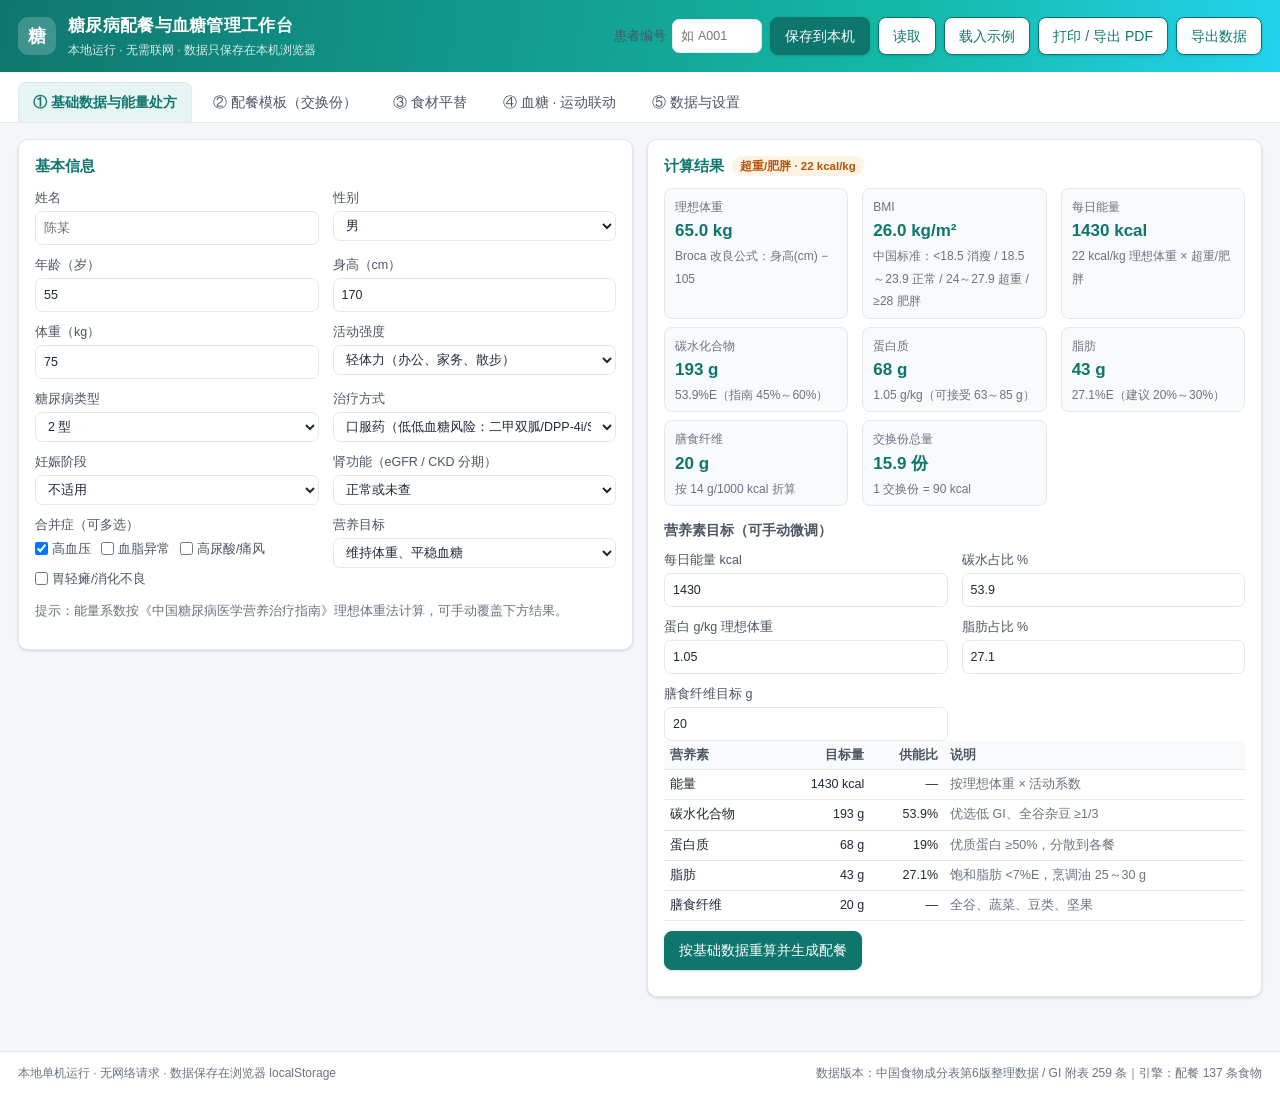
<file: index.html>
<!--
  糖尿病配餐与血糖管理工作台（单文件版）
  由 tools/build_single.py 自动生成，请勿直接修改本文件；
  如需修改请编辑 app/ 目录下的源文件后重新打包。
  数据来源：《中国食物成分表（标准版 第6版）》整理数据 + 食物血糖生成指数（GI）附表。
  本工具为营养师配餐与患者教育辅助工具，不构成诊疗意见。
-->
<!DOCTYPE html>
<html lang="zh-CN">
<head>
<meta charset="utf-8">
<meta name="viewport" content="width=device-width, initial-scale=1">
<title>糖尿病配餐与血糖管理工作台（本地版）</title>
<style>
/* ================================================================
   糖尿病配餐与血糖管理工作台 —— 样式
   纯 CSS，无外部依赖，适配打印（A4）
   ================================================================ */
:root {
  --bg: #f4f6f9;
  --panel: #ffffff;
  --ink: #1f2937;
  --ink-2: #4b5563;
  --ink-3: #6b7280;
  --line: #e3e8ef;
  --brand: #0f766e;
  --brand-2: #14b8a6;
  --brand-soft: #e6f5f3;
  --ok: #15803d;
  --ok-soft: #e8f7ee;
  --warn: #b45309;
  --warn-soft: #fdf3e3;
  --danger: #b91c1c;
  --danger-soft: #fdecec;
  --info: #1d4ed8;
  --info-soft: #eaeffd;
  --radius: 10px;
  --shadow: 0 1px 2px rgba(16, 24, 40, .06), 0 1px 3px rgba(16, 24, 40, .1);
}

* { box-sizing: border-box; }

body {
  margin: 0;
  font: 14px/1.6 "Microsoft YaHei", "PingFang SC", "Hiragino Sans GB", "Source Han Sans SC", sans-serif;
  color: var(--ink);
  background: var(--bg);
}

/* ---------------- 顶栏 ---------------- */
.topbar {
  display: flex; flex-wrap: wrap; gap: 12px; align-items: center; justify-content: space-between;
  padding: 12px 18px; background: linear-gradient(100deg, #0f766e, #14b8a6 70%, #22d3ee);
  color: #fff; box-shadow: var(--shadow);
}
.brand { display: flex; gap: 12px; align-items: center; }
.logo {
  width: 38px; height: 38px; border-radius: 10px; display: grid; place-items: center;
  background: rgba(255, 255, 255, .2); font-weight: 700; font-size: 18px;
}
.topbar h1 { margin: 0; font-size: 17px; font-weight: 700; letter-spacing: .3px; }
.topbar .sub { margin: 2px 0 0; font-size: 12px; opacity: .85; }
.topbar-actions { display: flex; flex-wrap: wrap; gap: 8px; align-items: center; }

/* ---------------- 选项卡 ---------------- */
.tabs {
  display: flex; flex-wrap: wrap; gap: 6px; padding: 10px 18px 0; background: var(--panel);
  border-bottom: 1px solid var(--line); position: sticky; top: 0; z-index: 20;
}
.tab {
  border: 1px solid transparent; border-bottom: none; background: transparent; cursor: pointer;
  padding: 8px 14px; border-radius: 8px 8px 0 0; font: inherit; color: var(--ink-2);
}
.tab:hover { background: var(--brand-soft); color: var(--brand); }
.tab.active { background: var(--brand-soft); color: var(--brand); font-weight: 700; border-color: var(--line); }

main { padding: 16px 18px 40px; max-width: 1500px; margin: 0 auto; }
.tabpane { display: none; }
.tabpane.active { display: block; }

/* ---------------- 卡片 ---------------- */
.card {
  background: var(--panel); border: 1px solid var(--line); border-radius: var(--radius);
  padding: 14px 16px; margin-bottom: 14px; box-shadow: var(--shadow);
}
.card h2 { margin: 0 0 10px; font-size: 15px; color: var(--brand); display: flex; align-items: center; gap: 8px; }
.card h3 { margin: 14px 0 8px; font-size: 13.5px; color: var(--ink-2); }
.grid2 { display: grid; grid-template-columns: repeat(auto-fit, minmax(420px, 1fr)); gap: 14px; align-items: start; }
.row { display: flex; gap: 10px; align-items: center; margin-top: 10px; }
.row.wrap { flex-wrap: wrap; }
.hint { color: var(--ink-3); font-size: 12.5px; line-height: 1.7; }

/* ---------------- 表单 ---------------- */
.form-grid { display: grid; grid-template-columns: repeat(auto-fit, minmax(210px, 1fr)); gap: 10px 14px; }
label { font-size: 12.5px; color: var(--ink-2); display: block; }
label.inline { display: inline-flex; align-items: center; gap: 6px; }
input[type="text"], input[type="number"], input[type="datetime-local"], select, textarea {
  width: 100%; padding: 6px 8px; margin-top: 3px; border: 1px solid var(--line);
  border-radius: 7px; font: inherit; color: var(--ink); background: #fff;
}
label.inline input, label.inline select { width: auto; margin-top: 0; }
textarea { font-family: Consolas, "Courier New", monospace; font-size: 12.5px; }
input:focus, select:focus, textarea:focus { outline: 2px solid var(--brand-2); outline-offset: 0; border-color: var(--brand-2); }
.checks { display: flex; flex-wrap: wrap; gap: 10px; margin-top: 4px; }
.chk { display: inline-flex; align-items: center; gap: 4px; font-size: 12.5px; }
.chk input { width: auto; margin: 0; }

/* ---------------- 按钮 ---------------- */
.btn {
  border: 1px solid var(--brand); background: var(--brand); color: #fff; padding: 7px 14px;
  border-radius: 8px; cursor: pointer; font: inherit; box-shadow: var(--shadow);
}
.btn:hover { background: #0d635c; }
.btn.ghost { background: #fff; color: var(--brand); }
.btn.ghost:hover { background: var(--brand-soft); }
.btn.mini { padding: 3px 8px; font-size: 12px; border-radius: 6px; }
.btn.link { border: none; background: none; color: var(--info); padding: 0 4px; box-shadow: none; text-decoration: underline; }

/* ---------------- 表格 ---------------- */
.tbl { width: 100%; border-collapse: collapse; font-size: 13px; }
.tbl th, .tbl td { padding: 6px 8px; border-bottom: 1px solid var(--line); text-align: left; vertical-align: top; }
.tbl th { background: #f8fafc; color: var(--ink-2); font-weight: 600; font-size: 12.5px; position: sticky; top: 0; }
.tbl tbody tr:hover { background: #fafcfe; }
.tbl.compact th, .tbl.compact td { padding: 4px 6px; font-size: 12.5px; }
.tbl td.num, .tbl th.num { text-align: right; font-variant-numeric: tabular-nums; }
.tbl tr.sub td { background: #f8fafc; font-weight: 600; }
.tbl tr.total td { background: var(--brand-soft); font-weight: 700; }
.scroll-y { max-height: 420px; overflow: auto; border: 1px solid var(--line); border-radius: 8px; }
.scroll-x { overflow-x: auto; }

/* ---------------- 徽标 / 提示 ---------------- */
.badge {
  display: inline-block; padding: 1px 8px; border-radius: 20px; font-size: 11.5px; font-weight: 600;
  background: var(--brand-soft); color: var(--brand);
}
.badge.ok { background: var(--ok-soft); color: var(--ok); }
.badge.warn { background: var(--warn-soft); color: var(--warn); }
.badge.danger { background: var(--danger-soft); color: var(--danger); }
.badge.info { background: var(--info-soft); color: var(--info); }
.kv { display: grid; grid-template-columns: repeat(auto-fit, minmax(160px, 1fr)); gap: 8px 14px; }
.kv .item { background: #f8fafc; border: 1px solid var(--line); border-radius: 8px; padding: 6px 10px; }
.kv .item b { display: block; font-size: 17px; color: var(--brand); font-variant-numeric: tabular-nums; }
.kv .item span { font-size: 12px; color: var(--ink-3); }

.note { border-left: 3px solid var(--brand-2); background: #f7fdfc; padding: 8px 10px; border-radius: 6px; margin: 8px 0; font-size: 12.5px; }
.note.warn { border-color: #f59e0b; background: var(--warn-soft); }
.note.danger { border-color: #ef4444; background: var(--danger-soft); }
.note.ok { border-color: #22c55e; background: var(--ok-soft); }
.note ul { margin: 4px 0 0 18px; padding: 0; }
.note li { margin: 2px 0; }

/* ---------------- 进度条 ---------------- */
.bar { height: 9px; border-radius: 6px; background: #eef2f7; overflow: hidden; margin-top: 4px; }
.bar > i { display: block; height: 100%; background: var(--brand-2); }
.bar > i.over { background: #f59e0b; }
.bar > i.low { background: #60a5fa; }
.nutri-line { margin-bottom: 9px; }
.nutri-line .lab { display: flex; justify-content: space-between; font-size: 12.5px; color: var(--ink-2); }

/* ---------------- 时间轴 ---------------- */
.timeline { position: relative; padding-left: 8px; }
.tl-row { display: grid; grid-template-columns: 62px 96px 1fr; gap: 8px; align-items: start; padding: 5px 0; border-bottom: 1px dashed var(--line); }
.tl-time { font-variant-numeric: tabular-nums; font-weight: 600; color: var(--ink-2); }
.tl-kind { font-size: 11.5px; }
.tl-kind.meal { color: var(--brand); }
.tl-kind.snack { color: #0e7490; }
.tl-kind.exercise { color: #7c3aed; }
.tl-kind.monitor { color: var(--info); }
.tl-kind.carb { color: var(--danger); font-weight: 700; }
.tl-detail { font-size: 12px; color: var(--ink-3); }

/* ---------------- 换餐 / 候选列表 ---------------- */
.cand-list { display: grid; gap: 6px; max-height: 380px; overflow: auto; margin-top: 10px; }
.cand {
  display: grid; grid-template-columns: 1fr auto; gap: 8px; align-items: center;
  border: 1px solid var(--line); border-radius: 8px; padding: 6px 10px; background: #fff; cursor: pointer;
}
.cand:hover { border-color: var(--brand-2); background: var(--brand-soft); }
.cand .g { font-size: 12px; color: var(--ink-3); }
.cand .d { font-size: 12px; color: var(--ink-2); }

/* ---------------- 图表 ---------------- */
canvas { width: 100%; height: auto; border: 1px solid var(--line); border-radius: 8px; background: #fff; }

/* ---------------- 页脚 ---------------- */
.foot {
  display: flex; justify-content: space-between; flex-wrap: wrap; gap: 8px;
  padding: 12px 18px; color: var(--ink-3); font-size: 12px; border-top: 1px solid var(--line); background: var(--panel);
}

/* ---------------- 打印 ---------------- */
@media print {
  :root { --shadow: none; }
  body { background: #fff; font-size: 11.5px; }
  .topbar, .tabs, .foot, .no-print, .btn { display: none !important; }
  main { padding: 0; max-width: none; }
  .tabpane { display: block !important; page-break-after: always; }
  .tabpane:last-child { page-break-after: auto; }
  .card { border: 1px solid #ccc; box-shadow: none; margin-bottom: 8px; padding: 8px 10px; page-break-inside: avoid; }
  .grid2 { grid-template-columns: 1fr; }
  .scroll-y { max-height: none; }
  a { color: inherit; text-decoration: none; }
}

</style>
</head>
<body>
<div id="jsErr" class="note danger" style="display:none;margin:12px 18px"></div>
<div id="selftest" class="card" style="display:none;margin:12px 18px"></div>

<header class="topbar">
  <div class="brand">
    <span class="logo">糖</span>
    <div>
      <h1>糖尿病配餐与血糖管理工作台</h1>
      <p class="sub">本地运行 · 无需联网 · 数据只保存在本机浏览器</p>
    </div>
  </div>
  <div class="topbar-actions">
    <label class="inline">患者编号
      <input id="ptId" type="text" placeholder="如 A001" style="width:90px">
    </label>
    <button id="btnSave" class="btn">保存到本机</button>
    <button id="btnLoad" class="btn ghost">读取</button>
    <button id="btnDemo" class="btn ghost">载入示例</button>
    <button id="btnPrint" class="btn ghost">打印 / 导出 PDF</button>
    <button id="btnExport" class="btn ghost">导出数据</button>
  </div>
</header>

<nav class="tabs" id="tabs">
  <button class="tab active" data-tab="tab-profile">① 基础数据与能量处方</button>
  <button class="tab" data-tab="tab-plan">② 配餐模板（交换份）</button>
  <button class="tab" data-tab="tab-swap">③ 食材平替</button>
  <button class="tab" data-tab="tab-glucose">④ 血糖 · 运动联动</button>
  <button class="tab" data-tab="tab-data">⑤ 数据与设置</button>
</nav>

<main>
<!-- ============ ① 基础数据 ============ -->
<section id="tab-profile" class="tabpane active">
  <div class="grid2">
    <div class="card">
      <h2>基本信息</h2>
      <div class="form-grid">
        <label>姓名 <input id="pName" type="text" placeholder="陈某"></label>
        <label>性别 <select id="pSex"><option value="male">男</option><option value="female">女</option></select></label>
        <label>年龄（岁） <input id="pAge" type="number" value="55" min="1" max="120"></label>
        <label>身高（cm） <input id="pHeight" type="number" value="170" min="100" max="220"></label>
        <label>体重（kg） <input id="pWeight" type="number" value="75" min="20" max="250" step="0.1"></label>
        <label>活动强度
          <select id="pActivity">
            <option value="bed">卧床 / 极少活动</option>
            <option value="light" selected>轻体力（办公、家务、散步）</option>
            <option value="moderate">中体力（销售、护理、规律运动）</option>
            <option value="heavy">重体力（搬运、农活、高强度训练）</option>
          </select>
        </label>
        <label>糖尿病类型
          <select id="pType">
            <option value="t2">2 型</option>
            <option value="t1">1 型</option>
            <option value="gest">妊娠期糖尿病</option>
            <option value="pre">糖尿病前期</option>
          </select>
        </label>
        <label>治疗方式
          <select id="pTreat">
            <option value="lifestyle">生活方式干预（无药）</option>
            <option value="oral_low">口服药（低低血糖风险：二甲双胍/DPP-4i/SGLT2i/GLP-1RA）</option>
            <option value="oral_high">口服药（含促泌剂：磺脲类/格列奈类）</option>
            <option value="basal">基础胰岛素</option>
            <option value="mdi">基础+餐时胰岛素（多次注射）</option>
            <option value="premix">预混胰岛素</option>
            <option value="pump">胰岛素泵</option>
          </select>
        </label>
        <label>妊娠阶段
          <select id="pGest">
            <option value="no">不适用</option>
            <option value="t1tri">孕早期（1–12 周）</option>
            <option value="t2tri">孕中期（13–27 周）</option>
            <option value="t3tri">孕晚期（≥28 周）</option>
            <option value="lact">哺乳期</option>
          </select>
        </label>
        <label>肾功能（eGFR / CKD 分期）
          <select id="pCkd">
            <option value="normal">正常或未查</option>
            <option value="ckd3">CKD 3 期（eGFR 30–59）</option>
            <option value="ckd45">CKD 4–5 期 / 透析</option>
          </select>
        </label>
        <label>合并症（可多选）
          <div class="checks">
            <label class="chk"><input type="checkbox" id="pComorbHtn" checked> 高血压</label>
            <label class="chk"><input type="checkbox" id="pComorbLip"> 血脂异常</label>
            <label class="chk"><input type="checkbox" id="pComorbGout"> 高尿酸/痛风</label>
            <label class="chk"><input type="checkbox" id="pComorbGp"> 胃轻瘫/消化不良</label>
          </div>
        </label>
        <label>营养目标
          <select id="pGoal">
            <option value="maintain" selected>维持体重、平稳血糖</option>
            <option value="lose">减重（-300～500 kcal）</option>
            <option value="gain">增重/纠正营养不良</option>
            <option value="muscle">老年防肌少症（保蛋白）</option>
          </select>
        </label>
      </div>
      <p class="hint">提示：能量系数按《中国糖尿病医学营养治疗指南》理想体重法计算，可手动覆盖下方结果。</p>
    </div>

    <div class="card">
      <h2>计算结果 <span class="badge" id="calcBadge"></span></h2>
      <div id="profileOut" class="kv"></div>
      <h3>营养素目标（可手动微调）</h3>
      <div class="form-grid">
        <label>每日能量 kcal <input id="mEnergy" type="number" step="10"></label>
        <label>碳水占比 % <input id="mChoPct" type="number" step="1" min="40" max="60"></label>
        <label>蛋白 g/kg 理想体重 <input id="mProPerKg" type="number" step="0.1" min="0.6" max="2"></label>
        <label>脂肪占比 % <input id="mFatPct" type="number" step="1" min="15" max="40"></label>
        <label>膳食纤维目标 g <input id="mFiber" type="number" step="1"></label>
      </div>
      <table class="tbl compact" id="macroTbl"></table>
      <div class="row">
        <button id="btnApplyMacro" class="btn">按基础数据重算并生成配餐</button>
      </div>
      <p class="hint" id="macroWarn"></p>
    </div>
  </div>
</section>

<!-- ============ ② 配餐模板 ============ -->
<section id="tab-plan" class="tabpane">
  <div class="card">
    <h2>餐次分配</h2>
    <div class="row wrap">
      <label class="inline">分配方案
        <select id="mealPreset">
          <option value="three">标准三餐（1/5 · 2/5 · 2/5）</option>
          <option value="three_snack" selected>三餐 + 2 次加餐（20 / 5 / 30 / 5 / 30 / 10）</option>
          <option value="six">少食多餐 6 餐（18 / 7 / 25 / 8 / 27 / 15）</option>
          <option value="gastroparesis">胃轻瘫/餐后高血糖（15 / 10 / 20 / 10 / 20 / 10 / 15）</option>
          <option value="custom">自定义</option>
        </select>
      </label>
      <label class="inline">主食（谷薯）分配策略
        <select id="carbStrategy">
          <option value="even" selected>三餐均分，加餐以蛋白/水果为主</option>
          <option value="front">早餐略多（防上午低血糖）</option>
          <option value="back">晚餐略少（防空腹高血糖）</option>
        </select>
      </label>
      <label class="inline">模板口味
        <select id="flavorPref">
          <option value="cn" selected>中式家常（默认）</option>
          <option value="simple">简易快手（少油少盐、10 分钟）</option>
          <option value="veg">素食为主</option>
          <option value="lowgi">低 GI 强化</option>
        </select>
      </label>
      <button id="btnGenPlan" class="btn">重新生成配餐模板</button>
    </div>
    <div id="mealPctBox" class="pct-box"></div>
  </div>

  <div class="card">
    <h2>一日配餐模板（交换份法）</h2>
    <div id="planWrap"></div>
  </div>

  <div class="grid2">
    <div class="card">
      <h2>全天营养合计 vs 目标</h2>
      <div id="dayNutri"></div>
    </div>
    <div class="card">
      <h2>血糖负荷（GL）与 GI 分布</h2>
      <div id="glycemicBox"></div>
      <p class="hint">GL = GI × 可利用碳水(g) / 100。全天 GL ≤ 80 较理想；单餐 GL ≤ 25 有利于餐后血糖平稳。</p>
    </div>
  </div>

  <div class="card">
    <h2>配餐基本要求自检</h2>
    <table class="tbl" id="checkTbl"></table>
  </div>
</section>

<!-- ============ ③ 平替 ============ -->
<section id="tab-swap" class="tabpane">
  <div class="grid2">
    <div class="card">
      <h2>食材平替</h2>
      <div class="form-grid">
        <label>要替换的食材
          <select id="swapFrom"></select>
        </label>
        <label>替换方式
          <select id="swapMode">
            <option value="carb">按碳水等价（推荐，餐后血糖最稳）</option>
            <option value="energy">按能量等价</option>
            <option value="protein">按蛋白质等价</option>
          </select>
        </label>
        <label>筛选条件
          <div class="checks">
            <label class="chk"><input type="checkbox" id="swapLowGI" checked> 仅显示 GI 不高于原食材</label>
            <label class="chk"><input type="checkbox" id="swapSameCat" checked> 仅同类食物交换份</label>
          </div>
        </label>
      </div>
      <div id="swapCandidates"></div>
    </div>
    <div class="card">
      <h2>替换对比</h2>
      <div id="swapCompare" class="hint">从左侧选择候选食材，即可看到等量替换后的营养素与 GL 变化。</div>
    </div>
  </div>
  <div class="card">
    <h2>食物成分与 GI 查询</h2>
    <div class="row wrap">
      <label class="inline">搜索 <input id="foodSearch" type="text" placeholder="如：米饭 / 燕麦 / 苹果"></label>
      <label class="inline">分类 <select id="foodCatFilter"></select></label>
      <label class="inline">排序
        <select id="foodSort">
          <option value="name">按名称</option>
          <option value="gi">按 GI 升序</option>
          <option value="gl">按 GL 升序</option>
          <option value="kcal">按能量升序</option>
        </select>
      </label>
    </div>
    <div class="scroll-y"><table class="tbl" id="foodTbl"></table></div>
  </div>
</section>

<!-- ============ ④ 血糖 · 运动 ============ -->
<section id="tab-glucose" class="tabpane">
  <div class="grid2">
    <div class="card">
      <h2>实时血糖录入</h2>
      <div class="form-grid">
        <label>测量时间 <input id="gTime" type="datetime-local"></label>
        <label>当前血糖 mmol/L <input id="gValue" type="number" step="0.1" placeholder="如 8.6"></label>
        <label>血糖仪趋势 / CGM 箭头
          <select id="gTrend">
            <option value="flat">→ 平稳（±0.5 mmol/L/15min）</option>
            <option value="up1">↗ 缓升</option>
            <option value="up2">↑ 上升</option>
            <option value="up3">↑↑ 快速上升（&gt;2.2/15min）</option>
            <option value="down1">↘ 缓降</option>
            <option value="down2">↓ 下降</option>
            <option value="down3">↓↓ 快速下降</option>
          </select>
        </label>
        <label>测量时段
          <select id="gPhase">
            <option value="premeal">餐前</option>
            <option value="post1">餐后 1 小时</option>
            <option value="post2" selected>餐后 2 小时</option>
            <option value="fasting">空腹 / 清晨</option>
            <option value="bed">睡前</option>
            <option value="night">夜间 0–3 点</option>
            <option value="exercise_pre">运动前</option>
            <option value="exercise_post">运动后</option>
          </select>
        </label>
        <label>距上一餐（分钟） <input id="gSinceMeal" type="number" step="5" placeholder="如 180"></label>
        <label>是否出现低血糖症状
          <select id="gSymptoms"><option value="no">无</option><option value="yes">心慌、出汗、手抖、饥饿、头晕</option><option value="severe">意识模糊 / 需他人帮助</option></select>
        </label>
        <label>下一步计划
          <select id="gNext">
            <option value="meal" selected>即将进餐</option>
            <option value="exercise">即将运动</option>
            <option value="sleep">准备睡觉</option>
            <option value="none">暂不安排</option>
          </select>
        </label>
        <label>计划运动强度
          <select id="gExIntensity">
            <option value="low">低强度（散步、家务）</option>
            <option value="mod" selected>中等强度（快走、骑车、太极、游泳）</option>
            <option value="high">较大强度（跑步、跳绳、球类、抗阻）</option>
            <option value="hiit">高强度间歇 / 大重量抗阻</option>
          </select>
        </label>
        <label>计划运动时长（分钟） <input id="gExMin" type="number" value="30" step="5"></label>
        <label>酮体情况
          <select id="gKetone">
            <option value="unknown">未测</option>
            <option value="neg">阴性</option>
            <option value="pos">阳性 / 尿酮 + 以上</option>
          </select>
        </label>
      </div>
      <div class="row">
        <button id="btnGlucose" class="btn">计算进餐与运动方案</button>
        <button id="btnGlucoseDemo" class="btn ghost">载入示例读数</button>
      </div>
    </div>

    <div class="card">
      <h2>即时建议 <span class="badge" id="gLevelBadge"></span></h2>
      <div id="gOut" class="hint">录入血糖后点击「计算进餐与运动方案」。</div>
    </div>
  </div>

  <div class="card">
    <h2>时间轴（进餐 · 加餐 · 运动 · 监测）</h2>
    <div id="timeline"></div>
  </div>

  <div class="card">
    <h2>调整后的当日配餐（随血糖自动改量改种类）</h2>
    <div id="adjustedPlan"></div>
  </div>

  <div class="grid2">
    <div class="card">
      <h2>连续血糖数据（CGM / 血糖仪记录）</h2>
      <p class="hint">支持两种录入：① 直接粘贴「时间,血糖」两列（逗号/制表符/空格分隔，可含表头）；② 选择 CGM 导出的 CSV 文件（雅培瞬感、硅基、三诺等导出格式均可尝试，程序会自动识别时间与血糖列）。</p>
      <textarea id="cgmText" rows="6" placeholder="2025-01-01 07:30, 7.2&#10;2025-01-01 08:00, 8.9&#10;..."></textarea>
      <div class="row wrap">
        <input type="file" id="cgmFile" accept=".csv,.txt">
        <button id="btnCgm" class="btn">分析连续血糖</button>
        <button id="btnCgmDemo" class="btn ghost">载入示例 CGM</button>
      </div>
      <div id="cgmOut"></div>
    </div>
    <div class="card">
      <h2>血糖曲线</h2>
      <canvas id="cgmChart" width="640" height="240"></canvas>
      <div class="hint">绿色区间 3.9–10.0 mmol/L（TIR）；红色虚线为低血糖 3.9、高血糖 10.0 与 13.9。</div>
    </div>
  </div>
</section>

<!-- ============ ⑤ 数据 ============ -->
<section id="tab-data" class="tabpane">
  <div class="grid2">
    <div class="card">
      <h2>食物库</h2>
      <p class="hint">食物库为本地数据，可导出为 JSON 用 Excel 修改后再导入，以适配你所在机构的《中国食物成分表》版本与常用食材。</p>
      <div class="row wrap">
        <button id="btnFoodExport" class="btn">导出食物库 JSON</button>
        <input type="file" id="foodImport" accept=".json">
        <button id="btnFoodReset" class="btn ghost">恢复默认食物库</button>
      </div>
      <table class="tbl compact" id="foodStatTbl"></table>
    </div>
    <div class="card">
      <h2>本机存档</h2>
      <div id="storeList"></div>
      <div class="row wrap">
        <button id="btnStoreRefresh" class="btn ghost">刷新列表</button>
      </div>
      <h3>导入 / 导出患者数据</h3>
      <textarea id="dataJson" rows="6" placeholder="导出的 JSON 会显示在这里，也可粘贴 JSON 后点击「导入数据」"></textarea>
      <div class="row"><button id="btnImport" class="btn">导入数据</button></div>
    </div>
  </div>
  <div class="card">
    <h2>规则阈值（可自行调整，默认值为指南常用值）</h2>
    <table class="tbl" id="ruleTbl"></table>
  </div>
  <div class="card">
    <h2>免责声明与数据来源</h2>
    <p class="hint">
      本工具用于营养师日常配餐计算与患者教育，属于辅助计算工具，不构成诊疗意见，不能替代医师处方与营养师面诊。
      血糖异常（尤其 &lt;3.0 或 &gt;13.9 mmol/L、酮体阳性、意识改变）请立即按机构流程处理并联系医生。
      食物成分数据参考《中国食物成分表》与公开发表的 GI 数据，请结合本机构版本核对后使用。
    </p>
  </div>
</section>
</main>

<footer class="foot">
  <span>本地单机运行 · 无网络请求 · 数据保存在浏览器 localStorage</span>
  <span id="verTag"></span>
</footer>




<script>
  window.__errs = [];
  window.addEventListener('error', function (e) {
    window.__errs.push(String(e.message));
    var b = document.getElementById('jsErr');
    if (b) { b.style.display = 'block'; b.textContent = '脚本错误：' + e.message + '（' + (e.filename || '') + ' 第 ' + (e.lineno || '') + ' 行）'; }
  });
</script>

<script>
/* ==== data-foods.js ==== */
/* 自动生成，请勿手工编辑 —— 生成脚本 tools/build_food_db.py */
/*
  数据来源：
   1) 《中国食物成分表（标准版 第6版）》能量与一般营养成分（Sanotsu/china-food-composition-data 整理）
   2) 同上仓库食物血糖生成指数（GI）附表，共 259 条
  换算约定：1 交换份 = 90 kcal；exch100 = 每 100 g 可食部折合交换份数
  GI 标记：giEst=true 表示 GI 表未直接收录、按同类食物或文献常用值估算，请结合本机构资料核对
*/
window.FOOD_DB = [
  {id: "F001", name: "米饭（蒸，代表值）", cat: "grain", srcCat: "谷类及其制品-稻米", code: "012401x", kcal: 116, pro: 2.6, fat: 0.3, cho: 25.9, fib: 0.3, fibEst: false, na: 2.5, chol: 0, k: 30, gi: 83, giEst: false, giSrc: "GI 表：大米饭（粳米精米 90／籼米精米 82）取均值", unitG: 150, unitName: "1 小碗（150 g）", tags: ["refined", "stapleMain"], exch100: 1.29},
  {id: "F002", name: "粳米饭（蒸）", cat: "grain", srcCat: "谷类及其制品-稻米", code: "012402", kcal: 118, pro: 2.6, fat: 0.3, cho: 26.2, fib: 0.2, fibEst: false, na: 3.3, chol: 0, k: 39, gi: 90, giEst: false, giSrc: "GI 表：大米饭（粳米，精米）90", unitG: 150, unitName: "1 小碗（150 g）", tags: ["refined", "highGI"], exch100: 1.31},
  {id: "F003", name: "籼米饭（蒸）", cat: "grain", srcCat: "谷类及其制品-稻米", code: "012408", kcal: 117, pro: 3, fat: 0.4, cho: 26.4, fib: 0.3, fibEst: true, na: 1.7, chol: 0, k: 21, gi: 82, giEst: false, giSrc: "GI 表：大米饭（籼米，精米）82", unitG: 150, unitName: "1 小碗（150 g）", tags: ["refined", "highGI"], exch100: 1.3},
  {id: "F004", name: "粳米粥", cat: "grain", srcCat: "谷类及其制品-稻米", code: "012404", kcal: 46, pro: 1.1, fat: 0.3, cho: 9.9, fib: 0.1, fibEst: false, na: 2.8, chol: 0, k: 13, gi: 69, giEst: false, giSrc: "GI 表：大米粥 69", unitG: 200, unitName: "1 碗（200 g）", tags: ["refined", "highGI", "porridge"], exch100: 0.51},
  {id: "F005", name: "小米粥", cat: "grain", srcCat: "谷类及其制品-小米黄米", code: "015103", kcal: 46, pro: 1.4, fat: 0.7, cho: 8.4, fib: 0.7, fibEst: true, na: 4.1, chol: 0, k: 19, gi: 60, giEst: false, giSrc: "GI 表：小米粥 60", unitG: 200, unitName: "1 碗（200 g）", tags: ["porridge"], exch100: 0.51},
  {id: "F006", name: "馒头（代表值）", cat: "grain", srcCat: "谷类及其制品-小麦", code: "011404x", kcal: 223, pro: 7, fat: 1.1, cho: 47, fib: 1.3, fibEst: false, na: 165.1, chol: 0, k: 138, gi: 85, giEst: false, giSrc: "GI 表：馒头（精制小麦粉）85", unitG: 100, unitName: "1 个（100 g）", tags: ["refined", "highGI"], exch100: 2.48},
  {id: "F007", name: "花卷", cat: "grain", srcCat: "谷类及其制品-小麦", code: "011401", kcal: 214, pro: 6.4, fat: 1, cho: 45.6, fib: 1.5, fibEst: false, na: 95, chol: 0, k: 83, gi: 85, giEst: true, giSrc: "按馒头（精制小麦粉）85 近似", unitG: 90, unitName: "1 个（90 g）", tags: ["refined", "highGI"], exch100: 2.38},
  {id: "F008", name: "烙饼（标准粉）", cat: "grain", srcCat: "谷类及其制品-小麦", code: "011403", kcal: 258, pro: 7.5, fat: 2.3, cho: 52.9, fib: 1.9, fibEst: false, na: 149.3, chol: 0, k: 141, gi: 80, giEst: false, giSrc: "GI 表：烙饼 80", unitG: 100, unitName: "1 张（100 g）", tags: ["refined", "highGI", "fried"], exch100: 2.87},
  {id: "F009", name: "挂面（代表值）", cat: "grain", srcCat: "谷类及其制品-小麦", code: "011301x", kcal: 353, pro: 11.4, fat: 0.9, cho: 75.1, fib: 0.9, fibEst: false, na: 184.5, chol: 0, k: 129, gi: 55, giEst: false, giSrc: "GI 表：挂面（精制小麦粉）55", unitG: null, unitName: null, tags: ["refined", "dry"], exch100: 3.92},
  {id: "F010", name: "面条（富强粉，煮）", cat: "grain", srcCat: "谷类及其制品-小麦", code: "011317", kcal: 107, pro: 3.9, fat: 0.4, cho: 22.8, fib: 0.4, fibEst: true, na: 26.9, chol: 0, k: 15, gi: 41, giEst: false, giSrc: "GI 表：面条（白细，煮）41", unitG: 250, unitName: "1 碗（250 g）", tags: ["cookedNoodle"], exch100: 1.19},
  {id: "F011", name: "面条（生，代表值）", cat: "grain", srcCat: "谷类及其制品-小麦", code: "011305x", kcal: 301, pro: 8.9, fat: 0.6, cho: 65.6, fib: 0.8, fibEst: false, na: 21.4, chol: 0, k: 123, gi: 55, giEst: false, giSrc: "GI 表：面条（硬质小麦粉，细）55", unitG: null, unitName: null, tags: ["refined"], exch100: 3.34},
  {id: "F012", name: "荞麦面", cat: "grain", srcCat: "谷类及其制品-其他", code: "019010", kcal: 340, pro: 11.3, fat: 2.8, cho: 70.2, fib: 2.5, fibEst: true, na: 0.9, chol: 0, k: 304, gi: 59, giEst: false, giSrc: "GI 表：荞麦面条 59", unitG: null, unitName: null, tags: ["wholeGrain", "buckwheat"], exch100: 3.78},
  {id: "F013", name: "玉米面（黄）", cat: "grain", srcCat: "谷类及其制品-玉米", code: "013109", kcal: 350, pro: 8.5, fat: 1.5, cho: 78.4, fib: 5.6, fibEst: true, na: 2.3, chol: 0, k: 249, gi: 68, giEst: false, giSrc: "GI 表：玉米面（粗粉，煮）68", unitG: null, unitName: null, tags: ["wholeGrain", "coarse"], exch100: 3.89},
  {id: "F014", name: "玉米（鲜）", cat: "grain", srcCat: "谷类及其制品-玉米", code: "013101", kcal: 112, pro: 4, fat: 1.2, cho: 22.8, fib: 2.9, fibEst: false, na: 1.1, chol: 0, k: 238, gi: 55, giEst: false, giSrc: "GI 表：玉米（甜，煮）55", unitG: 200, unitName: "1 根（200 g）", tags: ["wholeGrain", "coarse"], exch100: 1.24},
  {id: "F015", name: "小米", cat: "grain", srcCat: "谷类及其制品-小米黄米", code: "015101", kcal: 361, pro: 9, fat: 3.1, cho: 75.1, fib: 1.6, fibEst: false, na: 4.3, chol: 0, k: 284, gi: 71, giEst: false, giSrc: "GI 表：小米（煮）71", unitG: null, unitName: null, tags: ["wholeGrain", "coarse"], exch100: 4.01},
  {id: "F016", name: "燕麦", cat: "grain", srcCat: "谷类及其制品-其他", code: "019012", kcal: 338, pro: 10.1, fat: 0.2, cho: 77.4, fib: 6, fibEst: false, na: 2.1, chol: 0, k: 356, gi: 42, giEst: false, giSrc: "GI 表：燕麦饭（整粒）42", unitG: null, unitName: null, tags: ["wholeGrain", "oat", "lowGI"], exch100: 3.76},
  {id: "F017", name: "藜麦（散装）", cat: "grain", srcCat: "谷类及其制品-其他", code: "019013", kcal: 357, pro: 14, fat: 6, cho: 57.8, fib: 6.5, fibEst: false, na: 1, chol: 0, k: 362, gi: 53, giEst: true, giSrc: "文献常用值约 53（GI 表未收录）", unitG: null, unitName: null, tags: ["wholeGrain", "lowGI"], exch100: 3.97},
  {id: "F018", name: "糙米", cat: "grain", srcCat: "谷类及其制品-稻米", code: "012216", kcal: 348, pro: 7.7, fat: 2.7, cho: 75, fib: 3.4, fibEst: false, na: 5.4, chol: 0, k: 230, gi: 71, giEst: false, giSrc: "GI 表：大米饭（籼米，糙米）71", unitG: null, unitName: null, tags: ["wholeGrain", "brownRice"], exch100: 3.87},
  {id: "F019", name: "黑米", cat: "grain", srcCat: "谷类及其制品-稻米", code: "012212", kcal: 341, pro: 9.4, fat: 2.5, cho: 72.2, fib: 3.9, fibEst: false, na: 7.1, chol: 0, k: 256, gi: 55, giEst: false, giSrc: "GI 表：黑米饭 55", unitG: null, unitName: null, tags: ["wholeGrain", "lowGI"], exch100: 3.79},
  {id: "F020", name: "薏米［薏仁米，苡米］", cat: "grain", srcCat: "谷类及其制品-其他", code: "019008", kcal: 361, pro: 12.8, fat: 3.3, cho: 71.1, fib: 2, fibEst: false, na: 3.6, chol: 0, k: 238, gi: null, giEst: false, giSrc: "GI 表未收录", unitG: null, unitName: null, tags: ["wholeGrain"], exch100: 4.01},
  {id: "F021", name: "高粱米", cat: "grain", srcCat: "谷类及其制品-其他", code: "019001", kcal: 360, pro: 10.4, fat: 3.1, cho: 74.7, fib: 4.3, fibEst: false, na: 6.3, chol: 0, k: 281, gi: null, giEst: false, giSrc: "GI 表未收录", unitG: null, unitName: null, tags: ["wholeGrain"], exch100: 4},
  {id: "F022", name: "大麦［元麦］", cat: "grain", srcCat: "谷类及其制品-大麦", code: "014101", kcal: 327, pro: 10.2, fat: 1.4, cho: 73.3, fib: 9.9, fibEst: false, na: null, chol: 0, k: 49, gi: 25, giEst: false, giSrc: "GI 表：大麦（整粒，煮）25", unitG: null, unitName: null, tags: ["wholeGrain", "lowGI"], exch100: 3.63},
  {id: "F023", name: "青稞", cat: "grain", srcCat: "谷类及其制品-大麦", code: "014202", kcal: 342, pro: 8.1, fat: 1.5, cho: 75, fib: 1.8, fibEst: false, na: 77, chol: 0, k: 644, gi: null, giEst: false, giSrc: "GI 表未收录", unitG: null, unitName: null, tags: ["wholeGrain"], exch100: 3.8},
  {id: "F024", name: "玉米糁（黄）", cat: "grain", srcCat: "谷类及其制品-玉米", code: "013110", kcal: 326, pro: 7.4, fat: 1.2, cho: 78.7, fib: 6.2, fibEst: true, na: 1.7, chol: 0, k: 177, gi: 51, giEst: false, giSrc: "GI 表：玉米糁粥 51", unitG: null, unitName: null, tags: ["wholeGrain", "coarse"], exch100: 3.62},
  {id: "F025", name: "马铃薯（蒸）", cat: "grain", srcCat: "薯类淀粉及其制品-薯类", code: "021106", kcal: 69, pro: 3, fat: 0, cho: 15.3, fib: 0.2, fibEst: false, na: 3, chol: 0, k: 484, gi: 66, giEst: false, giSrc: "GI 表：马铃薯（蒸）66", unitG: 150, unitName: "1 个（150 g）", tags: ["potato", "stapleSwap"], exch100: 0.77},
  {id: "F026", name: "甘薯（红心）［山芋、红薯］", cat: "grain", srcCat: "薯类淀粉及其制品-薯类", code: "021205", kcal: 61, pro: 0.7, fat: 0.2, cho: 15.3, fib: 1.6, fibEst: true, na: 70.9, chol: 0, k: 88, gi: 77, giEst: false, giSrc: "GI 表：甘薯（红，煮）77", unitG: 150, unitName: "1 个（150 g）", tags: ["potato", "stapleSwap", "highGI"], exch100: 0.68},
  {id: "F027", name: "山药（鲜）［薯蓣，大薯］", cat: "grain", srcCat: "蔬菜类及其制品-薯芋类", code: "047104", kcal: 57, pro: 1.9, fat: 0.2, cho: 12.4, fib: 0.8, fibEst: false, na: 18.6, chol: 0, k: 213, gi: 51, giEst: false, giSrc: "GI 表：山药（薯蓣）51", unitG: null, unitName: null, tags: ["potato", "stapleSwap", "lowGI"], exch100: 0.63},
  {id: "F028", name: "芋头［芋艿、毛芋］", cat: "grain", srcCat: "蔬菜类及其制品-薯芋类", code: "047203", kcal: 56, pro: 1.3, fat: 0.2, cho: 12.7, fib: 1, fibEst: false, na: 5.5, chol: 0, k: 25, gi: 48, giEst: false, giSrc: "GI 表：芋头（蒸芋艿／毛芋）48", unitG: null, unitName: null, tags: ["potato", "stapleSwap", "lowGI"], exch100: 0.62},
  {id: "F029", name: "藕［莲藕］", cat: "grain", srcCat: "蔬菜类及其制品-水生蔬菜类", code: "046010", kcal: 47, pro: 1.2, fat: 0.2, cho: 11.5, fib: 2.2, fibEst: false, na: 34.3, chol: 0, k: 293, gi: 38, giEst: true, giSrc: "文献常用值约 38（GI 表未收录）", unitG: null, unitName: null, tags: ["potato", "stapleSwap", "highCarbVeg"], exch100: 0.52},
  {id: "F030", name: "荸荠（鲜）［马蹄，地栗］", cat: "grain", srcCat: "蔬菜类及其制品-水生蔬菜类", code: "046008", kcal: 61, pro: 1.2, fat: 0.2, cho: 14.2, fib: 1.1, fibEst: false, na: 15.7, chol: 0, k: 306, gi: 40, giEst: true, giSrc: "文献常用值约 40（GI 表未收录）", unitG: null, unitName: null, tags: ["potato", "stapleSwap", "highCarbVeg"], exch100: 0.68},
  {id: "F031", name: "粉丝", cat: "grain", srcCat: "薯类淀粉及其制品-淀粉类", code: "022201", kcal: 338, pro: 0.8, fat: 0.2, cho: 83.7, fib: 1.1, fibEst: false, na: 9.3, chol: 0, k: 18, gi: 32, giEst: true, giSrc: "GI 表：粉丝汤（豌豆）32（近似）", unitG: null, unitName: null, tags: ["starch", "pureCarb"], exch100: 3.76},
  {id: "F032", name: "粉条", cat: "grain", srcCat: "薯类淀粉及其制品-淀粉类", code: "022203", kcal: 338, pro: 0.5, fat: 0.1, cho: 84.2, fib: 0.6, fibEst: false, na: 9.6, chol: 0, k: 18, gi: 13.6, giEst: false, giSrc: "GI 表：马铃薯粉条 13.6", unitG: null, unitName: null, tags: ["starch", "pureCarb"], exch100: 3.76},
  {id: "F033", name: "藕粉", cat: "grain", srcCat: "薯类淀粉及其制品-淀粉类", code: "022105", kcal: 373, pro: 0.2, fat: 0, cho: 93, fib: 0.1, fibEst: false, na: 10.8, chol: 0, k: 35, gi: 33, giEst: false, giSrc: "GI 表：藕粉 33", unitG: null, unitName: null, tags: ["starch", "pureCarb"], exch100: 4.14},
  {id: "F034", name: "米粉", cat: "grain", srcCat: "谷类及其制品-稻米", code: "012410", kcal: 349, pro: 0.4, fat: 0.8, cho: 85.8, fib: 0.3, fibEst: true, na: 52.2, chol: 0, k: 19, gi: 54, giEst: false, giSrc: "GI 表：米粉 54", unitG: null, unitName: null, tags: ["refined", "riceNoodle"], exch100: 3.88},
  {id: "F035", name: "河粉", cat: "grain", srcCat: "谷类及其制品-稻米", code: "012411", kcal: 359, pro: 7.7, fat: 1.5, cho: 79.2, fib: 0.4, fibEst: true, na: 8.2, chol: 0, k: 83, gi: null, giEst: false, giSrc: "GI 表未收录", unitG: null, unitName: null, tags: ["refined", "riceNoodle"], exch100: 3.99},
  {id: "F036", name: "通心面［通心粉］", cat: "grain", srcCat: "谷类及其制品-小麦", code: "011312", kcal: 351, pro: 11.9, fat: 0.1, cho: 75.8, fib: 0.4, fibEst: false, na: 35, chol: 0, k: 209, gi: 45, giEst: false, giSrc: "GI 表：通心面（管状，粗）45", unitG: null, unitName: null, tags: ["refined", "lowGI", "pasta"], exch100: 3.9},
  {id: "F037", name: "大白菜（代表值）", cat: "veg", srcCat: "蔬菜类及其制品-嫩茎叶花菜类", code: "045101x", kcal: 20, pro: 1.6, fat: 0.2, cho: 3.4, fib: 0.9, fibEst: false, na: 68.9, chol: 0, k: 134, gi: 15, giEst: true, giSrc: "非淀粉类蔬菜，按 GI 表惯例取 15", unitG: null, unitName: null, tags: ["darkVeg", "leafy"], exch100: 0.22},
  {id: "F038", name: "菠菜（鲜）［赤根菜］", cat: "veg", srcCat: "蔬菜类及其制品-嫩茎叶花菜类", code: "045301", kcal: 28, pro: 2.6, fat: 0.3, cho: 4.5, fib: 1.7, fibEst: false, na: 85.2, chol: 0, k: 311, gi: 15, giEst: false, giSrc: "GI 表：菠菜 15", unitG: null, unitName: null, tags: ["darkVeg", "leafy"], exch100: 0.31},
  {id: "F039", name: "油菜", cat: "veg", srcCat: "蔬菜类及其制品-嫩茎叶花菜类", code: "045125", kcal: 14, pro: 1.3, fat: 0.5, cho: 2, fib: 1.1, fibEst: true, na: 73.7, chol: 0, k: 175, gi: 15, giEst: true, giSrc: "非淀粉类蔬菜，按 GI 表惯例取 15", unitG: null, unitName: null, tags: ["darkVeg", "leafy"], exch100: 0.16},
  {id: "F040", name: "芹菜茎", cat: "veg", srcCat: "蔬菜类及其制品-嫩茎叶花菜类", code: "045312", kcal: 22, pro: 1.2, fat: 0.2, cho: 4.5, fib: 1.2, fibEst: false, na: 159, chol: 0, k: 206, gi: 15, giEst: false, giSrc: "GI 表：芹菜 15", unitG: null, unitName: null, tags: ["darkVeg", "stem"], exch100: 0.24},
  {id: "F041", name: "韭菜", cat: "veg", srcCat: "蔬菜类及其制品-葱蒜类", code: "044404", kcal: 25, pro: 2.4, fat: 0.4, cho: 4.5, fib: 1.4, fibEst: true, na: 5.8, chol: 0, k: 241, gi: 15, giEst: true, giSrc: "非淀粉类蔬菜，按 GI 表惯例取 15", unitG: null, unitName: null, tags: ["darkVeg", "leafy"], exch100: 0.28},
  {id: "F042", name: "生菜［叶用莴苣］", cat: "veg", srcCat: "蔬菜类及其制品-嫩茎叶花菜类", code: "045333", kcal: 12, pro: 1.6, fat: 0.4, cho: 1.1, fib: 0.7, fibEst: true, na: 16.1, chol: 0, k: 91, gi: 15, giEst: false, giSrc: "GI 表：生菜 15", unitG: null, unitName: null, tags: ["leafy"], exch100: 0.13},
  {id: "F043", name: "西兰花［绿菜花］", cat: "veg", srcCat: "蔬菜类及其制品-嫩茎叶花菜类", code: "045217", kcal: 27, pro: 3.5, fat: 0.6, cho: 3.7, fib: 1.6, fibEst: true, na: 46.7, chol: 0, k: 179, gi: 15, giEst: false, giSrc: "GI 表：绿菜花 15", unitG: null, unitName: null, tags: ["darkVeg", "crucifer"], exch100: 0.3},
  {id: "F044", name: "菜花（白色）［花椰菜］", cat: "veg", srcCat: "蔬菜类及其制品-嫩茎叶花菜类", code: "045216", kcal: 20, pro: 1.7, fat: 0.2, cho: 4.2, fib: 2.1, fibEst: false, na: 39.2, chol: 0, k: 206, gi: 15, giEst: false, giSrc: "GI 表：菜花 15", unitG: null, unitName: null, tags: ["crucifer"], exch100: 0.22},
  {id: "F045", name: "芦笋（绿）［石刁柏、龙须菜］", cat: "veg", srcCat: "蔬菜类及其制品-嫩茎叶花菜类", code: "045415", kcal: 19, pro: 2.6, fat: 0.1, cho: 3.3, fib: 1.3, fibEst: true, na: 12.4, chol: 0, k: 304, gi: 15, giEst: false, giSrc: "GI 表：芦笋 15", unitG: null, unitName: null, tags: ["darkVeg"], exch100: 0.21},
  {id: "F046", name: "茼蒿（鲜）［蓬蒿菜，艾菜］", cat: "veg", srcCat: "蔬菜类及其制品-嫩茎叶花菜类", code: "045321", kcal: 24, pro: 1.9, fat: 0.3, cho: 3.9, fib: 1.2, fibEst: false, na: 161.3, chol: 0, k: 220, gi: 15, giEst: true, giSrc: "非淀粉类蔬菜，按 GI 表惯例取 15", unitG: null, unitName: null, tags: ["darkVeg", "leafy"], exch100: 0.27},
  {id: "F047", name: "蕹菜［空心菜、藤藤菜］", cat: "veg", srcCat: "蔬菜类及其制品-嫩茎叶花菜类", code: "045337", kcal: 19, pro: 2.2, fat: 0.2, cho: 4, fib: 1.4, fibEst: true, na: 107.6, chol: 0, k: 304, gi: 15, giEst: true, giSrc: "非淀粉类蔬菜，按 GI 表惯例取 15", unitG: null, unitName: null, tags: ["darkVeg", "leafy"], exch100: 0.21},
  {id: "F048", name: "苋菜（绿，鲜）", cat: "veg", srcCat: "蔬菜类及其制品-嫩茎叶花菜类", code: "045319", kcal: 30, pro: 2.8, fat: 0.3, cho: 5, fib: 2.2, fibEst: false, na: 32.4, chol: 0, k: 207, gi: 15, giEst: true, giSrc: "非淀粉类蔬菜，按 GI 表惯例取 15", unitG: null, unitName: null, tags: ["darkVeg", "leafy"], exch100: 0.33},
  {id: "F049", name: "竹笋（鲜）", cat: "veg", srcCat: "蔬菜类及其制品-嫩茎叶花菜类", code: "045401", kcal: 23, pro: 2.6, fat: 0.2, cho: 3.6, fib: 1.8, fibEst: false, na: 0.4, chol: 0, k: 389, gi: 15, giEst: true, giSrc: "非淀粉类蔬菜，按 GI 表惯例取 15", unitG: null, unitName: null, tags: ["leafy"], exch100: 0.26},
  {id: "F050", name: "黄瓜（鲜）［胡瓜］", cat: "veg", srcCat: "蔬菜类及其制品-茄果瓜菜类", code: "043208", kcal: 16, pro: 0.8, fat: 0.2, cho: 2.9, fib: 0.5, fibEst: false, na: 4.9, chol: 0, k: 102, gi: 15, giEst: false, giSrc: "GI 表：黄瓜 15", unitG: null, unitName: null, tags: ["lowCal", "melon"], exch100: 0.18},
  {id: "F051", name: "番茄［西红柿］", cat: "veg", srcCat: "蔬菜类及其制品-茄果瓜菜类", code: "043119", kcal: 15, pro: 0.9, fat: 0.2, cho: 3.3, fib: 0.5, fibEst: true, na: 9.7, chol: 0, k: 179, gi: 15, giEst: false, giSrc: "GI 表：西红柿 15", unitG: null, unitName: null, tags: ["darkVeg", "solanum"], exch100: 0.17},
  {id: "F052", name: "茄子（代表值）", cat: "veg", srcCat: "蔬菜类及其制品-茄果瓜菜类", code: "043101x", kcal: 23, pro: 1.1, fat: 0.2, cho: 4.9, fib: 1.3, fibEst: false, na: 5.4, chol: 0, k: 142, gi: 15, giEst: false, giSrc: "GI 表：茄子 15", unitG: null, unitName: null, tags: ["solanum"], exch100: 0.26},
  {id: "F053", name: "苦瓜（鲜）［凉瓜，癞瓜］", cat: "veg", srcCat: "蔬菜类及其制品-茄果瓜菜类", code: "043212", kcal: 22, pro: 1, fat: 0.1, cho: 4.9, fib: 1.4, fibEst: false, na: 2.5, chol: 0, k: 256, gi: 15, giEst: true, giSrc: "非淀粉类蔬菜，按 GI 表惯例取 15", unitG: null, unitName: null, tags: ["darkVeg"], exch100: 0.24},
  {id: "F054", name: "冬瓜", cat: "veg", srcCat: "蔬菜类及其制品-茄果瓜菜类", code: "043221", kcal: 10, pro: 0.3, fat: 0.2, cho: 2.4, fib: 0.7, fibEst: true, na: 2.8, chol: 0, k: 57, gi: 15, giEst: true, giSrc: "非淀粉类蔬菜，按 GI 表惯例取 15", unitG: null, unitName: null, tags: ["lowCal", "melon"], exch100: 0.11},
  {id: "F055", name: "南瓜（鲜）［倭瓜，番瓜］", cat: "veg", srcCat: "蔬菜类及其制品-茄果瓜菜类", code: "043213", kcal: 23, pro: 0.7, fat: 0.1, cho: 5.3, fib: 0.8, fibEst: false, na: 0.8, chol: 0, k: 145, gi: 75, giEst: false, giSrc: "GI 表：南瓜（倭瓜、番瓜）75", unitG: null, unitName: null, tags: ["highGI", "highCarbVeg", "solanum"], exch100: 0.26},
  {id: "F056", name: "甜椒［灯笼椒、柿子椒］", cat: "veg", srcCat: "蔬菜类及其制品-茄果瓜菜类", code: "043124", kcal: 18, pro: 1, fat: 0.2, cho: 3.8, fib: 1.4, fibEst: true, na: null, chol: 0, k: null, gi: 15, giEst: false, giSrc: "GI 表：青椒 15", unitG: null, unitName: null, tags: ["darkVeg", "solanum"], exch100: 0.2},
  {id: "F057", name: "洋葱（鲜）［葱头］", cat: "veg", srcCat: "蔬菜类及其制品-葱蒜类", code: "044301", kcal: 40, pro: 1.1, fat: 0.2, cho: 9, fib: 0.9, fibEst: false, na: 4.4, chol: 0, k: 147, gi: 15, giEst: true, giSrc: "非淀粉类蔬菜，按 GI 表惯例取 15", unitG: null, unitName: null, tags: ["allium"], exch100: 0.44},
  {id: "F058", name: "胡萝卜", cat: "veg", srcCat: "蔬菜类及其制品-根菜类", code: "041204", kcal: 32, pro: 1, fat: 0.2, cho: 8.1, fib: 1.1, fibEst: true, na: 120.7, chol: 0, k: 119, gi: 71, giEst: false, giSrc: "GI 表：胡萝卜（金笋）71", unitG: null, unitName: null, tags: ["highGI", "highCarbVeg", "root"], exch100: 0.36},
  {id: "F059", name: "绿豆芽", cat: "veg", srcCat: "蔬菜类及其制品-鲜豆类", code: "042206", kcal: 16, pro: 1.7, fat: 0.1, cho: 2.6, fib: 1.2, fibEst: false, na: 25.8, chol: 0, k: 32, gi: 15, giEst: true, giSrc: "非淀粉类蔬菜，按 GI 表惯例取 15", unitG: null, unitName: null, tags: ["sprout"], exch100: 0.18},
  {id: "F060", name: "黄豆芽", cat: "veg", srcCat: "蔬菜类及其制品-鲜豆类", code: "042202", kcal: 47, pro: 4.5, fat: 1.6, cho: 4.5, fib: 1.5, fibEst: false, na: 7.2, chol: 0, k: 160, gi: 15, giEst: true, giSrc: "非淀粉类蔬菜，按 GI 表惯例取 15", unitG: null, unitName: null, tags: ["sprout"], exch100: 0.52},
  {id: "F061", name: "豆角", cat: "veg", srcCat: "蔬菜类及其制品-鲜豆类", code: "042104", kcal: 34, pro: 2.5, fat: 0.2, cho: 6.7, fib: 2.1, fibEst: false, na: 3.4, chol: 0, k: 207, gi: 15, giEst: true, giSrc: "非淀粉类蔬菜，按 GI 表惯例取 15", unitG: null, unitName: null, tags: ["bean", "legumeVeg"], exch100: 0.38},
  {id: "F062", name: "荷兰豆", cat: "veg", srcCat: "蔬菜类及其制品-鲜豆类", code: "042106", kcal: 30, pro: 2.5, fat: 0.3, cho: 4.9, fib: 1.4, fibEst: false, na: 8.8, chol: 0, k: 116, gi: 15, giEst: true, giSrc: "非淀粉类蔬菜，按 GI 表惯例取 15", unitG: null, unitName: null, tags: ["bean", "legumeVeg"], exch100: 0.33},
  {id: "F063", name: "秋葵［黄秋葵、羊角豆］", cat: "veg", srcCat: "蔬菜类及其制品-茄果瓜菜类", code: "043126", kcal: 25, pro: 1.8, fat: 0.2, cho: 6.2, fib: 1.8, fibEst: false, na: 8.7, chol: 0, k: 19, gi: 15, giEst: true, giSrc: "非淀粉类蔬菜，按 GI 表惯例取 15", unitG: null, unitName: null, tags: ["darkVeg"], exch100: 0.28},
  {id: "F064", name: "木耳（水发）［黑木耳，云耳］", cat: "veg", srcCat: "菌藻类-菌类", code: "051014", kcal: 27, pro: 1.5, fat: 0.2, cho: 6, fib: 2.6, fibEst: false, na: 8.5, chol: 0, k: 52, gi: 15, giEst: true, giSrc: "非淀粉类蔬菜，按 GI 表惯例取 15", unitG: null, unitName: null, tags: ["fungus"], exch100: 0.3},
  {id: "F065", name: "香菇（鲜）［香蕈，冬菇］", cat: "veg", srcCat: "菌藻类-菌类", code: "051019", kcal: 26, pro: 2.2, fat: 0.3, cho: 5.2, fib: 3.3, fibEst: false, na: 1.4, chol: 0, k: 20, gi: 15, giEst: true, giSrc: "非淀粉类蔬菜，按 GI 表惯例取 15", unitG: null, unitName: null, tags: ["fungus", "umami"], exch100: 0.29},
  {id: "F066", name: "海带（浸）［江白菜，昆布］", cat: "veg", srcCat: "菌藻类-藻类", code: "052004", kcal: 16, pro: 1.1, fat: 0.1, cho: 3, fib: 0.9, fibEst: false, na: 107.6, chol: 0, k: 222, gi: 15, giEst: true, giSrc: "非淀粉类蔬菜，按 GI 表惯例取 15", unitG: null, unitName: null, tags: ["seaweed", "iodine", "ckdCaution"], exch100: 0.18},
  {id: "F067", name: "紫菜（干）", cat: "veg", srcCat: "菌藻类-藻类", code: "052008", kcal: 250, pro: 26.7, fat: 1.1, cho: 44.1, fib: 21.6, fibEst: false, na: 710.5, chol: 0, k: 1796, gi: null, giEst: false, giSrc: "GI 表未收录", unitG: null, unitName: null, tags: ["seaweed", "iodine", "ckdCaution"], exch100: 2.78},
  {id: "F068", name: "苹果（代表值）", cat: "fruit", srcCat: "水果类及其制品-仁果类", code: "061101x", kcal: 53, pro: 0.4, fat: 0.2, cho: 13.7, fib: 1.7, fibEst: false, na: 1.3, chol: 0, k: 83, gi: 36, giEst: false, giSrc: "GI 表：苹果 36", unitG: 200, unitName: "1 个（200 g）", tags: ["lowGI"], exch100: 0.59},
  {id: "F069", name: "梨（代表值）", cat: "fruit", srcCat: "水果类及其制品-仁果类", code: "061201x", kcal: 51, pro: 0.3, fat: 0.1, cho: 13.1, fib: 2.6, fibEst: false, na: 1.7, chol: 0, k: 85, gi: 36, giEst: false, giSrc: "GI 表：梨 36", unitG: 200, unitName: "1 个（200 g）", tags: ["lowGI"], exch100: 0.57},
  {id: "F070", name: "桃（代表值）", cat: "fruit", srcCat: "水果类及其制品-核果类", code: "062101x", kcal: 42, pro: 0.6, fat: 0.1, cho: 10.1, fib: 1, fibEst: false, na: 1.7, chol: 0, k: 127, gi: null, giEst: false, giSrc: "GI 表未收录", unitG: 150, unitName: "1 个（150 g）", tags: ["lowGI"], exch100: 0.47},
  {id: "F071", name: "葡萄（代表值）", cat: "fruit", srcCat: "水果类及其制品-浆果类", code: "063101x", kcal: 45, pro: 0.4, fat: 0.3, cho: 10.3, fib: 1, fibEst: false, na: 1.9, chol: 0, k: 127, gi: 43, giEst: false, giSrc: "GI 表：葡萄 43", unitG: 100, unitName: "约 10 粒（100 g）", tags: ["lowGI"], exch100: 0.5},
  {id: "F072", name: "中华猕猴桃［毛叶猕猴桃］", cat: "fruit", srcCat: "水果类及其制品-浆果类", code: "063909", kcal: 61, pro: 0.8, fat: 0.6, cho: 14.5, fib: 2.6, fibEst: false, na: 10, chol: 0, k: 144, gi: 52, giEst: false, giSrc: "GI 表：猕猴桃 52", unitG: 100, unitName: "1 个（100 g）", tags: ["vitC"], exch100: 0.68},
  {id: "F073", name: "柚［文旦］", cat: "fruit", srcCat: "水果类及其制品-柑橘类", code: "064301", kcal: 42, pro: 0.8, fat: 0.2, cho: 9.5, fib: 0.4, fibEst: false, na: 3, chol: 0, k: 119, gi: 25, giEst: false, giSrc: "GI 表：柚 25", unitG: null, unitName: null, tags: ["lowGI"], exch100: 0.47},
  {id: "F074", name: "橙", cat: "fruit", srcCat: "水果类及其制品-柑橘类", code: "064101", kcal: 48, pro: 0.8, fat: 0.2, cho: 11.1, fib: 0.6, fibEst: false, na: 1.2, chol: 0, k: 159, gi: 43, giEst: true, giSrc: "按 GI 表：柑（橘子）43 近似", unitG: 200, unitName: "1 个（200 g）", tags: ["lowGI"], exch100: 0.53},
  {id: "F075", name: "蜜橘", cat: "fruit", srcCat: "水果类及其制品-柑橘类", code: "064206", kcal: 45, pro: 0.8, fat: 0.4, cho: 10.3, fib: 1.4, fibEst: false, na: 1.3, chol: 0, k: 177, gi: 43, giEst: false, giSrc: "GI 表：柑（橘子）43", unitG: 100, unitName: "1 个（100 g）", tags: ["lowGI"], exch100: 0.5},
  {id: "F076", name: "草莓［洋莓，凤阳草莓］", cat: "fruit", srcCat: "水果类及其制品-浆果类", code: "063910", kcal: 32, pro: 1, fat: 0.2, cho: 7.1, fib: 1.1, fibEst: false, na: 4.2, chol: 0, k: 131, gi: 32, giEst: true, giSrc: "文献常用值约 32（GI 表未收录）", unitG: null, unitName: null, tags: ["lowGI"], exch100: 0.36},
  {id: "F077", name: "樱桃", cat: "fruit", srcCat: "水果类及其制品-核果类", code: "062902", kcal: 46, pro: 1.1, fat: 0.2, cho: 10.2, fib: 0.3, fibEst: false, na: 8, chol: 0, k: 232, gi: 22, giEst: false, giSrc: "GI 表：樱桃 22", unitG: null, unitName: null, tags: ["lowGI"], exch100: 0.51},
  {id: "F078", name: "西瓜（代表值）", cat: "fruit", srcCat: "水果类及其制品-瓜果类", code: "066201x", kcal: 31, pro: 0.5, fat: 0.3, cho: 6.8, fib: 0.2, fibEst: false, na: 3.3, chol: 0, k: 97, gi: 72, giEst: false, giSrc: "GI 表：西瓜 72", unitG: null, unitName: null, tags: ["highGI", "summer"], exch100: 0.34},
  {id: "F079", name: "哈密瓜", cat: "fruit", srcCat: "水果类及其制品-瓜果类", code: "066103", kcal: 34, pro: 0.5, fat: 0.1, cho: 7.9, fib: 0.2, fibEst: false, na: 26.7, chol: 0, k: 190, gi: 70, giEst: false, giSrc: "GI 表：哈密瓜 70", unitG: null, unitName: null, tags: ["highGI", "summer"], exch100: 0.38},
  {id: "F080", name: "香蕉［甘蕉］", cat: "fruit", srcCat: "水果类及其制品-热带亚热带水果", code: "065033", kcal: 93, pro: 1.4, fat: 0.2, cho: 22, fib: 1.2, fibEst: false, na: 0.8, chol: 0, k: 256, gi: 52, giEst: false, giSrc: "GI 表：香蕉 52", unitG: 100, unitName: "1 根（100 g 可食部）", tags: ["potassium"], exch100: 1.03},
  {id: "F081", name: "芒果［抹猛果，望果］", cat: "fruit", srcCat: "水果类及其制品-热带亚热带水果", code: "065011", kcal: 35, pro: 0.6, fat: 0.2, cho: 8.3, fib: 1.3, fibEst: false, na: 2.8, chol: 0, k: 138, gi: 55, giEst: false, giSrc: "GI 表：芒果 55", unitG: null, unitName: null, tags: ["tropical"], exch100: 0.39},
  {id: "F082", name: "菠萝［凤梨，地菠萝］", cat: "fruit", srcCat: "水果类及其制品-热带亚热带水果", code: "065002", kcal: 44, pro: 0.5, fat: 0.1, cho: 10.8, fib: 1.3, fibEst: false, na: 0.8, chol: 0, k: 113, gi: 66, giEst: false, giSrc: "GI 表：菠萝 66", unitG: null, unitName: null, tags: ["highGI", "tropical"], exch100: 0.49},
  {id: "F083", name: "火龙果［仙蜜果、红龙果］", cat: "fruit", srcCat: "水果类及其制品-热带亚热带水果", code: "065023", kcal: 55, pro: 1.1, fat: 0.2, cho: 13.3, fib: 1.6, fibEst: false, na: 2.7, chol: 0, k: 20, gi: null, giEst: false, giSrc: "GI 表未收录", unitG: null, unitName: null, tags: ["tropical"], exch100: 0.61},
  {id: "F084", name: "猪肉（代表值，fat30g）", cat: "meat", srcCat: "畜肉类及其制品-猪", code: "081101x", kcal: 331, pro: 15.1, fat: 30.1, cho: 0, fib: 0, fibEst: false, na: 56.8, chol: 86, k: 218, gi: null, giEst: false, giSrc: "GI 表未收录（几乎不含碳水）", unitG: null, unitName: null, tags: ["fatty", "purineMod"], exch100: 3.68},
  {id: "F085", name: "猪里脊（熏烤小里脊）", cat: "meat", srcCat: "畜肉类及其制品-猪", code: "081324", kcal: 153, pro: 17.7, fat: 3.9, cho: 11.8, fib: 0, fibEst: false, na: 814.2, chol: 94, k: 718, gi: null, giEst: false, giSrc: "GI 表未收录（几乎不含碳水）", unitG: null, unitName: null, tags: ["lean", "processed", "naHigh"], exch100: 1.7},
  {id: "F086", name: "牛肉（代表值，fat9g）", cat: "meat", srcCat: "畜肉类及其制品-牛", code: "082101x", kcal: 160, pro: 20, fat: 8.7, cho: 0.5, fib: 0, fibEst: false, na: 64.1, chol: 58, k: 212, gi: null, giEst: false, giSrc: "GI 表未收录（几乎不含碳水）", unitG: null, unitName: null, tags: ["purineMod"], exch100: 1.78},
  {id: "F087", name: "牛肉（里脊肉）［牛柳］", cat: "meat", srcCat: "畜肉类及其制品-牛", code: "082105", kcal: 107, pro: 22.2, fat: 0.9, cho: 2.4, fib: 0, fibEst: false, na: 75.1, chol: 63, k: 140, gi: null, giEst: false, giSrc: "GI 表未收录（几乎不含碳水）", unitG: null, unitName: null, tags: ["lean"], exch100: 1.19},
  {id: "F088", name: "牛肉（后腿）", cat: "meat", srcCat: "畜肉类及其制品-牛", code: "082103", kcal: 106, pro: 20.9, fat: 2, cho: 1.1, fib: 0, fibEst: false, na: 45.4, chol: 74, k: 197, gi: null, giEst: false, giSrc: "GI 表未收录（几乎不含碳水）", unitG: null, unitName: null, tags: ["lean"], exch100: 1.18},
  {id: "F089", name: "羊肉（里脊）", cat: "meat", srcCat: "畜肉类及其制品-羊", code: "083105", kcal: 103, pro: 20.5, fat: 1.6, cho: 1.6, fib: 0, fibEst: false, na: 74.4, chol: 107, k: 161, gi: null, giEst: false, giSrc: "GI 表未收录（几乎不含碳水）", unitG: null, unitName: null, tags: ["lean"], exch100: 1.14},
  {id: "F090", name: "鸡胸脯肉", cat: "meat", srcCat: "禽肉类及其制品-鸡", code: "091112", kcal: 118, pro: 24.6, fat: 1.9, cho: 0.6, fib: 0, fibEst: false, na: 44.8, chol: 65, k: 333, gi: null, giEst: false, giSrc: "GI 表未收录（几乎不含碳水）", unitG: null, unitName: null, tags: ["lean", "whiteMeat"], exch100: 1.31},
  {id: "F091", name: "鸡腿", cat: "meat", srcCat: "禽肉类及其制品-鸡", code: "091113", kcal: 146, pro: 20.2, fat: 7.2, cho: 0, fib: 0, fibEst: false, na: 73.6, chol: 99, k: 221, gi: null, giEst: false, giSrc: "GI 表未收录（几乎不含碳水）", unitG: null, unitName: null, tags: ["whiteMeat"], exch100: 1.62},
  {id: "F092", name: "鸡翅", cat: "meat", srcCat: "禽肉类及其制品-鸡", code: "091114", kcal: 202, pro: 19, fat: 11.5, cho: 5.5, fib: 0, fibEst: false, na: 50.8, chol: 81, k: 205, gi: null, giEst: false, giSrc: "GI 表未收录（几乎不含碳水）", unitG: null, unitName: null, tags: ["fatty", "whiteMeat"], exch100: 2.24},
  {id: "F093", name: "鸭（代表值）", cat: "meat", srcCat: "禽肉类及其制品-鸭", code: "092101x", kcal: 240, pro: 15.5, fat: 19.7, cho: 0.2, fib: 0, fibEst: false, na: 69, chol: 94, k: 191, gi: null, giEst: false, giSrc: "GI 表未收录（几乎不含碳水）", unitG: null, unitName: null, tags: ["fatty"], exch100: 2.67},
  {id: "F094", name: "猪肝", cat: "meat", srcCat: "畜肉类及其制品-猪", code: "081214", kcal: 126, pro: 19.2, fat: 4.7, cho: 1.8, fib: 0, fibEst: false, na: 68.6, chol: 180, k: 235, gi: null, giEst: false, giSrc: "GI 表未收录（几乎不含碳水）", unitG: null, unitName: null, tags: ["organ", "purineHigh", "cholHigh"], exch100: 1.4},
  {id: "F095", name: "鸡蛋（代表值）", cat: "meat", srcCat: "蛋类及其制品-鸡蛋", code: "111101x", kcal: 139, pro: 13.1, fat: 8.6, cho: 2.4, fib: 0, fibEst: false, na: 131.5, chol: 648, k: 154, gi: null, giEst: false, giSrc: "GI 表未收录（几乎不含碳水）", unitG: 50, unitName: "1 个（50 g）", tags: ["egg"], exch100: 1.54},
  {id: "F096", name: "鸡蛋白", cat: "meat", srcCat: "蛋类及其制品-鸡蛋", code: "111105", kcal: 60, pro: 11.6, fat: 0.1, cho: 3.1, fib: 0, fibEst: false, na: 79.4, chol: null, k: 132, gi: null, giEst: false, giSrc: "GI 表未收录（几乎不含碳水）", unitG: 33, unitName: "1 个蛋白（33 g）", tags: ["egg", "lean"], exch100: 0.67},
  {id: "F097", name: "鸡蛋黄", cat: "meat", srcCat: "蛋类及其制品-鸡蛋", code: "111107", kcal: 328, pro: 15.2, fat: 28.2, cho: 3.4, fib: 0, fibEst: false, na: 54.9, chol: 1510, k: 95, gi: null, giEst: false, giSrc: "GI 表未收录（几乎不含碳水）", unitG: 17, unitName: "1 个蛋黄（17 g）", tags: ["egg", "cholHigh"], exch100: 3.64},
  {id: "F098", name: "草鱼", cat: "meat", srcCat: "鱼虾蟹贝类-鱼", code: "121102", kcal: 113, pro: 16.6, fat: 5.2, cho: 0, fib: 0, fibEst: false, na: 46, chol: 86, k: 312, gi: null, giEst: false, giSrc: "GI 表未收录（几乎不含碳水）", unitG: null, unitName: null, tags: ["fish", "lean"], exch100: 1.26},
  {id: "F099", name: "鲫鱼［喜头鱼、海附鱼］", cat: "meat", srcCat: "鱼虾蟹贝类-鱼", code: "121123", kcal: 108, pro: 17.1, fat: 2.7, cho: 3.8, fib: 0, fibEst: false, na: 41.2, chol: 130, k: 290, gi: null, giEst: false, giSrc: "GI 表未收录（几乎不含碳水）", unitG: null, unitName: null, tags: ["fish", "lean"], exch100: 1.2},
  {id: "F100", name: "带鱼［白带鱼、刀鱼］", cat: "meat", srcCat: "鱼虾蟹贝类-鱼", code: "121203", kcal: 127, pro: 17.7, fat: 4.9, cho: 3.1, fib: 0, fibEst: false, na: 150.1, chol: 76, k: 280, gi: null, giEst: false, giSrc: "GI 表未收录（几乎不含碳水）", unitG: null, unitName: null, tags: ["fish"], exch100: 1.41},
  {id: "F101", name: "鲈鱼［鲈花］", cat: "meat", srcCat: "鱼虾蟹贝类-鱼", code: "121226", kcal: 105, pro: 18.6, fat: 3.4, cho: 0, fib: 0, fibEst: false, na: 144.1, chol: 86, k: 205, gi: null, giEst: false, giSrc: "GI 表未收录（几乎不含碳水）", unitG: null, unitName: null, tags: ["fish", "lean"], exch100: 1.17},
  {id: "F102", name: "鲑鱼［大马哈鱼、三文鱼］", cat: "meat", srcCat: "鱼虾蟹贝类-鱼", code: "121228", kcal: 139, pro: 17.2, fat: 7.8, cho: 0, fib: 0, fibEst: false, na: 63.3, chol: 68, k: 361, gi: null, giEst: false, giSrc: "GI 表未收录（几乎不含碳水）", unitG: null, unitName: null, tags: ["fish", "omega3"], exch100: 1.54},
  {id: "F103", name: "鳕鱼［鳕狭、明太鱼］", cat: "meat", srcCat: "鱼虾蟹贝类-鱼", code: "121239", kcal: 88, pro: 20.4, fat: 0.5, cho: 0.5, fib: 0, fibEst: false, na: 130.3, chol: 114, k: 321, gi: null, giEst: false, giSrc: "GI 表未收录（几乎不含碳水）", unitG: null, unitName: null, tags: ["fish", "lean"], exch100: 0.98},
  {id: "F104", name: "斑节对虾［草虾］", cat: "meat", srcCat: "鱼虾蟹贝类-虾", code: "122102", kcal: 103, pro: 18.6, fat: 0.8, cho: 5.4, fib: 0, fibEst: false, na: 168.8, chol: 148, k: 363, gi: null, giEst: false, giSrc: "GI 表未收录（几乎不含碳水）", unitG: null, unitName: null, tags: ["shrimp", "lean"], exch100: 1.14},
  {id: "F105", name: "长毛对虾［大虾、白露虾］", cat: "meat", srcCat: "鱼虾蟹贝类-虾", code: "122103", kcal: 90, pro: 18.5, fat: 0.4, cho: 3, fib: 0, fibEst: false, na: 208.8, chol: 136, k: 386, gi: null, giEst: false, giSrc: "GI 表未收录（几乎不含碳水）", unitG: null, unitName: null, tags: ["shrimp", "lean"], exch100: 1},
  {id: "F106", name: "海参（水浸）", cat: "meat", srcCat: "鱼虾蟹贝类-其他", code: "129003", kcal: 25, pro: 6, fat: 0.1, cho: 0, fib: 0, fibEst: false, na: 80.9, chol: 50, k: 41, gi: null, giEst: false, giSrc: "GI 表未收录（几乎不含碳水）", unitG: null, unitName: null, tags: ["lean", "naHigh"], exch100: 0.28},
  {id: "F107", name: "黄豆［大豆］", cat: "soy", srcCat: "干豆类及其制品-大豆", code: "031101", kcal: 390, pro: 35, fat: 16, cho: 34.2, fib: 15.5, fibEst: false, na: 2.2, chol: 0, k: 1503, gi: 18, giEst: false, giSrc: "GI 表：黄豆（浸泡）18", unitG: null, unitName: null, tags: ["plantProtein", "legume", "purineMod"], exch100: 4.33},
  {id: "F108", name: "豆浆", cat: "soy", srcCat: "干豆类及其制品-大豆", code: "031405", kcal: 31, pro: 3, fat: 1.6, cho: 1.2, fib: 0.2, fibEst: true, na: 3.7, chol: 0, k: 117, gi: 19, giEst: false, giSrc: "GI 表：豆奶 19（近似）", unitG: 250, unitName: "1 杯（250 ml）", tags: ["plantProtein", "drink"], exch100: 0.34},
  {id: "F109", name: "豆腐（代表值）", cat: "soy", srcCat: "干豆类及其制品-大豆", code: "031301x", kcal: 84, pro: 6.6, fat: 5.3, cho: 3.4, fib: 0.4, fibEst: true, na: 5.6, chol: 0, k: 118, gi: 32, giEst: false, giSrc: "GI 表：豆腐（炖）32", unitG: null, unitName: null, tags: ["plantProtein", "ckdCaution"], exch100: 0.93},
  {id: "F110", name: "豆腐（北豆腐）", cat: "soy", srcCat: "干豆类及其制品-大豆", code: "031306", kcal: 116, pro: 9.2, fat: 8.1, cho: 3, fib: 0.4, fibEst: true, na: 7.3, chol: 0, k: 106, gi: 32, giEst: false, giSrc: "GI 表：豆腐（炖）32", unitG: null, unitName: null, tags: ["plantProtein", "ckdCaution"], exch100: 1.29},
  {id: "F111", name: "豆腐（南豆腐）", cat: "soy", srcCat: "干豆类及其制品-大豆", code: "031307", kcal: 87, pro: 5.7, fat: 5.8, cho: 3.9, fib: 0.4, fibEst: true, na: 3.1, chol: 0, k: 154, gi: 32, giEst: false, giSrc: "GI 表：豆腐（炖）32", unitG: null, unitName: null, tags: ["plantProtein", "ckdCaution"], exch100: 0.97},
  {id: "F112", name: "豆腐（内酯）", cat: "soy", srcCat: "干豆类及其制品-大豆", code: "031304", kcal: 50, pro: 5, fat: 1.9, cho: 3.3, fib: 0.4, fibEst: false, na: 6.4, chol: 0, k: 95, gi: 32, giEst: false, giSrc: "GI 表：豆腐（炖）32", unitG: null, unitName: null, tags: ["plantProtein", "ckdCaution"], exch100: 0.56},
  {id: "F113", name: "豆腐干（代表值）", cat: "soy", srcCat: "干豆类及其制品-大豆", code: "031510x", kcal: 197, pro: 14.9, fat: 11.3, cho: 9.6, fib: 0.8, fibEst: true, na: 329, chol: 0, k: 137, gi: 24, giEst: false, giSrc: "GI 表：豆腐干 24", unitG: null, unitName: null, tags: ["plantProtein", "naHigh", "ckdCaution"], exch100: 2.19},
  {id: "F114", name: "千张［百页］", cat: "soy", srcCat: "干豆类及其制品-大豆", code: "031509", kcal: 262, pro: 24.5, fat: 16, cho: 5.5, fib: 1, fibEst: false, na: 20.6, chol: 0, k: 94, gi: 24, giEst: false, giSrc: "GI 表：豆腐干 24（近似）", unitG: null, unitName: null, tags: ["plantProtein", "ckdCaution"], exch100: 2.91},
  {id: "F115", name: "腐竹", cat: "soy", srcCat: "干豆类及其制品-大豆", code: "031507", kcal: 461, pro: 44.6, fat: 21.7, cho: 22.3, fib: 1, fibEst: false, na: 26.5, chol: 0, k: 553, gi: 24, giEst: false, giSrc: "GI 表：豆腐干 24（近似）", unitG: null, unitName: null, tags: ["plantProtein", "dry", "ckdCaution"], exch100: 5.12},
  {id: "F116", name: "绿豆（干）", cat: "soy", srcCat: "干豆类及其制品-绿豆", code: "032101", kcal: 329, pro: 21.6, fat: 0.8, cho: 62, fib: 6.4, fibEst: false, na: 3.2, chol: 0, k: 787, gi: 27, giEst: false, giSrc: "GI 表：绿豆 27", unitG: null, unitName: null, tags: ["legume", "wholeGrain", "purineMod"], exch100: 3.66},
  {id: "F117", name: "赤小豆（干）［小豆，红小豆］", cat: "soy", srcCat: "干豆类及其制品-赤豆", code: "033101", kcal: 324, pro: 20.2, fat: 0.6, cho: 63.4, fib: 7.7, fibEst: false, na: 2.2, chol: 0, k: 860, gi: null, giEst: false, giSrc: "GI 表未收录", unitG: null, unitName: null, tags: ["legume", "wholeGrain"], exch100: 3.6},
  {id: "F118", name: "豌豆（干）", cat: "soy", srcCat: "干豆类及其制品-其他", code: "039301", kcal: 334, pro: 20.3, fat: 1.1, cho: 65.8, fib: 10.4, fibEst: false, na: 9.7, chol: 0, k: 823, gi: 42, giEst: false, giSrc: "GI 表：豌豆 42", unitG: null, unitName: null, tags: ["legume", "wholeGrain"], exch100: 3.71},
  {id: "F119", name: "四季豆（菜豆）", cat: "soy", srcCat: "蔬菜类及其制品-鲜豆类", code: "042110", kcal: 31, pro: 2, fat: 0.4, cho: 5.7, fib: 1.5, fibEst: false, na: 8.6, chol: 0, k: 123, gi: 27, giEst: false, giSrc: "GI 表：四季豆 27", unitG: null, unitName: null, tags: ["legumeVeg"], exch100: 0.34},
  {id: "F120", name: "鹰嘴豆［桃豆］", cat: "soy", srcCat: "干豆类及其制品-其他", code: "039401", kcal: 340, pro: 21.2, fat: 4.2, cho: 60.1, fib: 11.6, fibEst: false, na: 6, chol: 0, k: 830, gi: 33, giEst: false, giSrc: "GI 表：鹰嘴豆 33", unitG: null, unitName: null, tags: ["legume", "wholeGrain", "lowGI"], exch100: 3.78},
  {id: "F121", name: "纯牛奶（代表值，全脂）", cat: "dairy", srcCat: "乳类及其制品-液态乳", code: "101101x", kcal: 65, pro: 3.3, fat: 3.6, cho: 4.9, fib: 0, fibEst: false, na: 63.7, chol: 17, k: 180, gi: 27, giEst: false, giSrc: "GI 表：全脂牛奶 27", unitG: 250, unitName: "1 盒（250 ml）", tags: ["dairy", "calcium"], exch100: 0.72},
  {id: "F122", name: "纯牛奶（代表值，脱脂）", cat: "dairy", srcCat: "乳类及其制品-液态乳", code: "101161x", kcal: 34, pro: 3.5, fat: 0.3, cho: 4.6, fib: 0, fibEst: false, na: 127.3, chol: 4, k: 200, gi: 32, giEst: false, giSrc: "GI 表：脱脂牛奶 32", unitG: 250, unitName: "1 盒（250 ml）", tags: ["dairy", "calcium", "lowFat"], exch100: 0.38},
  {id: "F123", name: "酸奶", cat: "dairy", srcCat: "乳类及其制品-酸奶", code: "103001", kcal: 70, pro: 3.2, fat: 1.9, cho: 10, fib: 0, fibEst: false, na: 32.5, chol: 15, k: 135, gi: 36, giEst: true, giSrc: "GI 表：酸乳酪（普通）36（近似，注意选无糖）", unitG: 100, unitName: "1 杯（100 g）", tags: ["dairy", "probiotic", "calcium"], exch100: 0.78},
  {id: "F124", name: "全脂奶粉（代表值）", cat: "dairy", srcCat: "乳类及其制品-奶粉", code: "102101x", kcal: 482, pro: 19.9, fat: 22.3, cho: 50.5, fib: 0, fibEst: false, na: 352, chol: 79, k: 777, gi: 11.9, giEst: true, giSrc: "GI 表：低脂奶粉 11.9（近似）", unitG: 25, unitName: "1 平勺（25 g）", tags: ["dairy", "dry", "calcium"], exch100: 5.36},
  {id: "F125", name: "奶酪［干酪］", cat: "dairy", srcCat: "乳类及其制品-奶酪", code: "104001", kcal: 328, pro: 25.7, fat: 23.5, cho: 3.5, fib: 0, fibEst: false, na: 584.6, chol: 11, k: 75, gi: null, giEst: false, giSrc: "GI 表未收录", unitG: null, unitName: null, tags: ["dairy", "naHigh", "calcium"], exch100: 3.64},
  {id: "F126", name: "花生仁（生）", cat: "nut", srcCat: "坚果种子类-种子", code: "072004", kcal: 574, pro: 24.8, fat: 44.3, cho: 21.7, fib: 5.5, fibEst: false, na: 3.6, chol: 0, k: 587, gi: 14, giEst: false, giSrc: "GI 表：花生 14", unitG: null, unitName: null, tags: ["nut", "plantProtein"], exch100: 6.38},
  {id: "F127", name: "核桃（干）［胡桃］", cat: "nut", srcCat: "坚果种子类-树坚果", code: "071004", kcal: 646, pro: 14.9, fat: 58.8, cho: 19.1, fib: 9.5, fibEst: false, na: 6.4, chol: 0, k: 385, gi: null, giEst: false, giSrc: "GI 表未收录", unitG: null, unitName: null, tags: ["nut", "omega3"], exch100: 7.18},
  {id: "F128", name: "杏仁（原味）", cat: "nut", srcCat: "坚果种子类-树坚果", code: "071017", kcal: 596, pro: 21.3, fat: 50.6, cho: 19.7, fib: 11.8, fibEst: false, na: 1, chol: 0, k: 728, gi: null, giEst: false, giSrc: "GI 表未收录", unitG: null, unitName: null, tags: ["nut"], exch100: 6.62},
  {id: "F129", name: "腰果（熟）", cat: "nut", srcCat: "坚果种子类-树坚果", code: "071036", kcal: 615, pro: 24, fat: 50.9, cho: 20.4, fib: 10.4, fibEst: false, na: 35.7, chol: 0, k: 680, gi: 25, giEst: false, giSrc: "GI 表：腰果 25", unitG: null, unitName: null, tags: ["nut"], exch100: 6.83},
  {id: "F130", name: "芝麻子（黑）", cat: "nut", srcCat: "坚果种子类-种子", code: "072017", kcal: 559, pro: 19.1, fat: 46.1, cho: 24, fib: 14, fibEst: false, na: 8.3, chol: 0, k: 358, gi: null, giEst: false, giSrc: "GI 表未收录", unitG: null, unitName: null, tags: ["nut", "calcium"], exch100: 6.21},
  {id: "F131", name: "南瓜子（炒）［白瓜子］", cat: "nut", srcCat: "坚果种子类-种子", code: "072011", kcal: 582, pro: 36, fat: 46.1, cho: 7.9, fib: 4.1, fibEst: false, na: 15.8, chol: 0, k: 672, gi: null, giEst: false, giSrc: "GI 表未收录", unitG: null, unitName: null, tags: ["nut"], exch100: 6.47},
  {id: "F132", name: "西瓜子（炒）", cat: "nut", srcCat: "坚果种子类-种子", code: "072013", kcal: 582, pro: 32.7, fat: 44.8, cho: 14.2, fib: 4.5, fibEst: false, na: 187.7, chol: 0, k: 612, gi: null, giEst: false, giSrc: "GI 表未收录", unitG: null, unitName: null, tags: ["nut", "naHigh"], exch100: 6.47},
  {id: "F133", name: "花生油", cat: "oil", srcCat: "植物油-植物油", code: "192007", kcal: 899, pro: 0, fat: 99.9, cho: 0, fib: 0, fibEst: false, na: 3.5, chol: null, k: 1, gi: null, giEst: false, giSrc: "不含碳水，不计 GL", unitG: 10, unitName: "1 瓷勺（10 g）", tags: ["oil"], exch100: 9.99},
  {id: "F134", name: "橄榄油", cat: "oil", srcCat: "植物油-植物油", code: "192019", kcal: 899, pro: 0, fat: 99.9, cho: 0, fib: 0, fibEst: false, na: null, chol: 0, k: null, gi: null, giEst: false, giSrc: "不含碳水，不计 GL", unitG: 10, unitName: "1 瓷勺（10 g）", tags: ["oil", "monoUnsaturated"], exch100: 9.99},
  {id: "F135", name: "玉米油", cat: "oil", srcCat: "植物油-植物油", code: "192016", kcal: 895, pro: 0, fat: 99.2, cho: 0.5, fib: 0, fibEst: false, na: 1.4, chol: null, k: 2, gi: null, giEst: false, giSrc: "不含碳水，不计 GL", unitG: 10, unitName: "1 瓷勺（10 g）", tags: ["oil"], exch100: 9.94},
  {id: "F136", name: "芝麻油［香油］", cat: "oil", srcCat: "植物油-植物油", code: "192017", kcal: 898, pro: 0, fat: 99.7, cho: 0.2, fib: 0, fibEst: false, na: 1.1, chol: null, k: null, gi: null, giEst: false, giSrc: "不含碳水，不计 GL", unitG: 10, unitName: "1 瓷勺（10 g）", tags: ["oil"], exch100: 9.98},
  {id: "F137", name: "猪油（炼）", cat: "oil", srcCat: "动物油脂类-动物油脂", code: "191007", kcal: 897, pro: 0, fat: 99.6, cho: 0.2, fib: 0, fibEst: false, na: null, chol: 93, k: null, gi: null, giEst: false, giSrc: "不含碳水，不计 GL", unitG: 10, unitName: "1 瓷勺（10 g）", tags: ["oil", "saturated"], exch100: 9.97},
];
window.CAT_META = {
 "grain": {
  "label": "谷薯类（主食）",
  "role": "提供碳水与膳食纤维，优先全谷杂豆与低 GI 品种"
 },
 "veg": {
  "label": "蔬菜类",
  "role": "餐餐有蔬菜，深色蔬菜占一半以上，餐前先吃菜"
 },
 "fruit": {
  "label": "水果类",
  "role": "放在两餐之间或运动前后，血糖平稳时吃"
 },
 "meat": {
  "label": "肉蛋鱼虾类",
  "role": "优选鱼虾、禽肉、蛋，限制加工肉与肥肉"
 },
 "soy": {
  "label": "豆类及制品",
  "role": "优质植物蛋白，与动物蛋白搭配"
 },
 "dairy": {
  "label": "乳类",
  "role": "每日 300 ml 液态奶或等量乳制品"
 },
 "nut": {
  "label": "坚果种子",
  "role": "每日 10 g 左右，计入总能量与油脂"
 },
 "oil": {
  "label": "油脂类",
  "role": "每日烹调油 25～30 g，相当于 2～3 交换份"
 }
};
window.GI_REFERENCE = [
  {g: "糖类", n: "葡萄糖", gi: 100},
  {g: "糖类", n: "绵白糖", gi: 84},
  {g: "糖类", n: "蔗糖", gi: 65},
  {g: "糖类", n: "果糖", gi: 23},
  {g: "糖类", n: "乳糖", gi: 46},
  {g: "糖类", n: "麦芽糖", gi: 105},
  {g: "糖类", n: "蜂蜜", gi: 73},
  {g: "糖类", n: "胶质软糖", gi: 80},
  {g: "糖类", n: "巧克力", gi: 49},
  {g: "糖类", n: "MM 巧克力", gi: 32},
  {g: "糖类", n: "方糖", gi: 65},
  {g: "谷类及制品", n: "* 小麦（整粒煮）", gi: 41},
  {g: "谷类及制品", n: "* 粗麦粉（蒸）", gi: 65},
  {g: "谷类及制品", n: "* 面条（强化蛋白质，细煮）", gi: 27},
  {g: "谷类及制品", n: "* 面条（全麦粉，细）", gi: 37},
  {g: "谷类及制品", n: "* 面条（白细，煮）", gi: 41},
  {g: "谷类及制品", n: "* 面条（硬质小麦粉，细煮）", gi: 55},
  {g: "谷类及制品", n: "* 线面条（实心，细）", gi: 35},
  {g: "谷类及制品", n: "* 通心面（管状，粗）", gi: 45},
  {g: "谷类及制品", n: "面条（小麦粉，硬，扁粗）", gi: 46},
  {g: "谷类及制品", n: "面条（硬质小麦粉，加鸡蛋，粗）", gi: 49},
  {g: "谷类及制品", n: "面条（硬质小麦粉，细）", gi: 55},
  {g: "谷类及制品", n: "面条（挂面，全麦粉）", gi: 57},
  {g: "谷类及制品", n: "苗条（挂面，精制小麦粉）", gi: 55},
  {g: "谷类及制品", n: "馒头（全麦粉）", gi: 82},
  {g: "谷类及制品", n: "馒头（精制小麦粉）", gi: 85},
  {g: "谷类及制品", n: "馒头（富强粉）", gi: 88},
  {g: "谷类及制品", n: "烙饼", gi: 80},
  {g: "谷类及制品", n: "油条", gi: 75},
  {g: "谷类及制品", n: "稻麸", gi: 19},
  {g: "谷类及制品", n: "* 米粉", gi: 54},
  {g: "谷类及制品", n: "大米粥", gi: 69},
  {g: "谷类及制品", n: "大米饭（籼米，糙米）", gi: 71},
  {g: "谷类及制品", n: "大米饭（粳米，糙米）", gi: 78},
  {g: "谷类及制品", n: "大米饭（籼米，精米）", gi: 82},
  {g: "谷类及制品", n: "大米饭（粳米，精米）", gi: 90},
  {g: "谷类及制品", n: "* 黏米饭 / 含直链淀粉高，煮", gi: 50},
  {g: "谷类及制品", n: "* 黏米饭 / 含直链淀粉低，煮", gi: 88},
  {g: "谷类及制品", n: "黑米饭", gi: 55},
  {g: "谷类及制品", n: "速冻米饭", gi: 87},
  {g: "谷类及制品", n: "糯米饭", gi: 87},
  {g: "谷类及制品", n: "大米糯米粥", gi: 65},
  {g: "谷类及制品", n: "黑米粥", gi: 42},
  {g: "谷类及制品", n: "大麦（整粒，煮）", gi: 25},
  {g: "谷类及制品", n: "大麦粉", gi: 66},
  {g: "谷类及制品", n: "黑麦（整粒，煮）", gi: 34},
  {g: "谷类及制品", n: "玉米（甜，煮）", gi: 55},
  {g: "谷类及制品", n: "玉米面（粗粉，煮）", gi: 68},
  {g: "谷类及制品", n: "玉米面粥", gi: 50},
  {g: "谷类及制品", n: "玉米糁粥", gi: 51},
  {g: "谷类及制品", n: "玉米饼", gi: 46},
  {g: "谷类及制品", n: "玉米片（市售）", gi: 79},
  {g: "谷类及制品", n: "玉米片（高纤维，市售）", gi: 74},
  {g: "谷类及制品", n: "小米（煮）", gi: 71},
  {g: "谷类及制品", n: "小米粥", gi: 60},
  {g: "谷类及制品", n: "米饼", gi: 82},
  {g: "谷类及制品", n: "荞麦（黄）", gi: 54},
  {g: "谷类及制品", n: "荞麦面条", gi: 59},
  {g: "谷类及制品", n: "荞麦面馒头", gi: 67},
  {g: "谷类及制品", n: "燕麦麸", gi: 55},
  {g: "谷类及制品", n: "莜麦饭（整粒）", gi: 49},
  {g: "谷类及制品", n: "糜子饭（整粒）", gi: 72},
  {g: "谷类及制品", n: "燕麦饭（整粒）", gi: 42},
  {g: "谷类及制品", n: "* 燕麦片粥", gi: 55},
  {g: "谷类及制品", n: "* 即食燕麦粥", gi: 79},
  {g: "谷类及制品", n: "白面包", gi: 75},
  {g: "谷类及制品", n: "全麦（全麦面包）", gi: 74},
  {g: "谷类及制品", n: "面包（未发酵小麦）", gi: 70},
  {g: "谷类及制品", n: "印度卷饼", gi: 62},
  {g: "谷类及制品", n: "薄煎饼（美式）", gi: 52},
  {g: "谷类及制品", n: "意大利面（精制面粉）", gi: 49},
  {g: "谷类及制品", n: "意大利面（全麦）", gi: 48},
  {g: "谷类及制品", n: "乌冬面", gi: 55},
  {g: "谷类及制品", n: "饼干（小麦片）", gi: 69},
  {g: "薯类、淀粉及制品", n: "马铃薯", gi: 62},
  {g: "薯类、淀粉及制品", n: "马铃薯（蒸）", gi: 66},
  {g: "薯类、淀粉及制品", n: "* 马铃薯（烤）", gi: 60},
  {g: "薯类、淀粉及制品", n: "* 马铃薯（蒸）", gi: 65},
  {g: "薯类、淀粉及制品", n: "* 马铃薯（用微波炉烤）", gi: 82},
  {g: "薯类、淀粉及制品", n: "* 马铃薯（烧烤，无油脂）", gi: 85},
  {g: "薯类、淀粉及制品", n: "* 马铃薯泥", gi: 87},
  {g: "薯类、淀粉及制品", n: "马铃薯粉条", gi: 13.6},
  {g: "薯类、淀粉及制品", n: "马铃薯片（油炸）", gi: 60},
  {g: "薯类、淀粉及制品", n: "炸薯条", gi: 60},
  {g: "薯类、淀粉及制品", n: "甘薯（山芋）", gi: 54},
  {g: "薯类、淀粉及制品", n: "甘薯（红，煮）", gi: 77},
  {g: "薯类、淀粉及制品", n: "藕粉", gi: 33},
  {g: "薯类、淀粉及制品", n: "苕粉", gi: 35},
  {g: "薯类、淀粉及制品", n: "粉丝汤（豌豆）", gi: 32},
  {g: "豆类及制品", n: "黄豆（浸泡）", gi: 18},
  {g: "豆类及制品", n: "黄豆（罐头）", gi: 14},
  {g: "豆类及制品", n: "黄豆挂面（有面粉）", gi: 67},
  {g: "豆类及制品", n: "豆腐（炖）", gi: 32},
  {g: "豆类及制品", n: "豆腐（冻）", gi: 22},
  {g: "豆类及制品", n: "豆腐干", gi: 24},
  {g: "豆类及制品", n: "绿豆", gi: 27},
  {g: "豆类及制品", n: "绿豆挂面", gi: 33},
  {g: "豆类及制品", n: "蚕豆（五香）", gi: 17},
  {g: "豆类及制品", n: "扁豆", gi: 38},
  {g: "豆类及制品", n: "扁豆（红，小）", gi: 26},
  {g: "豆类及制品", n: "扁豆（绿，小）", gi: 30},
  {g: "豆类及制品", n: "* 扁豆（绿，小，罐头）", gi: 52},
  {g: "豆类及制品", n: "* 小扁豆汤（罐头）", gi: 44},
  {g: "豆类及制品", n: "* 利马豆（棉豆）", gi: 31},
  {g: "豆类及制品", n: "* 利马豆（加 5 克蔗糖）", gi: 30},
  {g: "豆类及制品", n: "* 利马豆（加 10 克蔗糖）", gi: 31},
  {g: "豆类及制品", n: "* 利马豆（嫩，冷冻）", gi: 32},
  {g: "豆类及制品", n: "鹰嘴豆", gi: 33},
  {g: "豆类及制品", n: "* 鹰嘴豆（罐头）", gi: 42},
  {g: "豆类及制品", n: "* 咖喱鹰嘴豆（罐头）", gi: 41},
  {g: "豆类及制品", n: "* 青刀豆", gi: 39},
  {g: "豆类及制品", n: "青刀豆（罐头）", gi: 45},
  {g: "豆类及制品", n: "* 豌豆", gi: 42},
  {g: "豆类及制品", n: "黑马诺豆", gi: 46},
  {g: "豆类及制品", n: "黑豆汤", gi: 46},
  {g: "豆类及制品", n: "四季豆", gi: 27},
  {g: "豆类及制品", n: "四季豆（高压处理）", gi: 34},
  {g: "豆类及制品", n: "* 四季豆（罐头）", gi: 52},
  {g: "豆类及制品", n: "* 芸豆", gi: 24},
  {g: "蔬菜类", n: "* 甜菜", gi: 64},
  {g: "蔬菜类", n: "胡萝卜（金笋）", gi: 71},
  {g: "蔬菜类", n: "南瓜（倭瓜、番瓜）", gi: 75},
  {g: "蔬菜类", n: "麝香瓜", gi: 65},
  {g: "蔬菜类", n: "山药（薯蓣）", gi: 51},
  {g: "蔬菜类", n: "雪魔芋", gi: 17},
  {g: "蔬菜类", n: "芋头（蒸芋艿 / 毛芋）", gi: 48},
  {g: "蔬菜类", n: "朝鲜笋", gi: 15},
  {g: "蔬菜类", n: "芦笋", gi: 15},
  {g: "蔬菜类", n: "绿菜花", gi: 15},
  {g: "蔬菜类", n: "菜花", gi: 15},
  {g: "蔬菜类", n: "芹菜", gi: 15},
  {g: "蔬菜类", n: "黄瓜", gi: 15},
  {g: "蔬菜类", n: "茄子", gi: 15},
  {g: "蔬菜类", n: "鲜青豆", gi: 15},
  {g: "蔬菜类", n: "莴笋（各种类型）", gi: 15},
  {g: "蔬菜类", n: "生菜", gi: 15},
  {g: "蔬菜类", n: "青椒", gi: 15},
  {g: "蔬菜类", n: "西红柿", gi: 15},
  {g: "蔬菜类", n: "菠菜", gi: 15},
  {g: "蔬菜类", n: "* 胡萝卜（煮）", gi: 39},
  {g: "水果类及制品", n: "苹果", gi: 36},
  {g: "水果类及制品", n: "梨", gi: 36},
  {g: "水果类及制品", n: "桃", gi: 28},
  {g: "水果类及制品", n: "桃（罐头，含果汁）", gi: 30},
  {g: "水果类及制品", n: "桃（罐头，含糖浓度低）", gi: 52},
  {g: "水果类及制品", n: "桃（罐头，含糖浓度高）", gi: 58},
  {g: "水果类及制品", n: "杏干", gi: 31},
  {g: "水果类及制品", n: "杏罐头，含淡味果汁", gi: 64},
  {g: "水果类及制品", n: "李子", gi: 24},
  {g: "水果类及制品", n: "樱桃", gi: 22},
  {g: "水果类及制品", n: "葡萄", gi: 43},
  {g: "水果类及制品", n: "葡萄干", gi: 64},
  {g: "水果类及制品", n: "葡萄（淡黄色，小，无核）", gi: 56},
  {g: "水果类及制品", n: "猕猴桃", gi: 52},
  {g: "水果类及制品", n: "柑（橘子）", gi: 43},
  {g: "水果类及制品", n: "柚", gi: 25},
  {g: "水果类及制品", n: "巴婆果", gi: 58},
  {g: "水果类及制品", n: "菠萝", gi: 66},
  {g: "水果类及制品", n: "芒果", gi: 55},
  {g: "水果类及制品", n: "芭蕉（甘蔗板蕉）", gi: 53},
  {g: "水果类及制品", n: "香蕉", gi: 52},
  {g: "水果类及制品", n: "香蕉（生）", gi: 30},
  {g: "水果类及制品", n: "西瓜", gi: 72},
  {g: "水果类及制品", n: "哈密瓜", gi: 70},
  {g: "水果类及制品", n: "枣", gi: 42},
  {g: "水果类及制品", n: "* 草莓酱（果冻）", gi: 49},
  {g: "种子类", n: "花生", gi: 14},
  {g: "种子类", n: "腰果", gi: 25},
  {g: "乳及乳制品", n: "牛奶", gi: 27.6},
  {g: "乳及乳制品", n: "牛奶（加糖和巧克力）", gi: 34},
  {g: "乳及乳制品", n: "牛奶（加人工甜味剂和巧克力）", gi: 24},
  {g: "乳及乳制品", n: "全脂牛奶", gi: 27},
  {g: "乳及乳制品", n: "脱脂牛奶", gi: 32},
  {g: "乳及乳制品", n: "低脂奶粉", gi: 11.9},
  {g: "乳及乳制品", n: "降糖奶粉", gi: 26},
  {g: "乳及乳制品", n: "老年奶粉", gi: 40},
  {g: "乳及乳制品", n: "克糖奶粉", gi: 47.6},
  {g: "乳及乳制品", n: "酸奶（加糖）", gi: 48},
  {g: "乳及乳制品", n: "酸乳酪（普通）", gi: 36},
  {g: "乳及乳制品", n: "酸乳酪（低脂）", gi: 33},
  {g: "乳及乳制品", n: "酸乳酪（低脂，加人工甜味剂）", gi: 14},
  {g: "乳及乳制品", n: "豆奶", gi: 19},
  {g: "乳及乳制品", n: "冰淇淋", gi: 51},
  {g: "乳及乳制品", n: "酸奶（水果）", gi: 41},
  {g: "乳及乳制品", n: "豆奶", gi: 34},
  {g: "速食食品", n: "大米（即食，煮 1 分钟）", gi: 46},
  {g: "速食食品", n: "大米（即食，煮 6 分钟）", gi: 87},
  {g: "速食食品", n: "小麦片", gi: 69},
  {g: "速食食品", n: "燕麦片（混合）", gi: 83},
  {g: "速食食品", n: "荞麦方便面", gi: 53},
  {g: "速食食品", n: "即食羹", gi: 69},
  {g: "速食食品", n: "营养饼", gi: 66},
  {g: "速食食品", n: "* 全麦维（家乐氏）", gi: 42},
  {g: "速食食品", n: "* 可可米（家乐氏）", gi: 77},
  {g: "速食食品", n: "* 卜卜米（家乐氏）", gi: 88},
  {g: "速食食品", n: "* 比萨饼（含乳酪）", gi: 60},
  {g: "速食食品", n: "汉堡包", gi: 61},
  {g: "速食食品", n: "白面包", gi: 88},
  {g: "速食食品", n: "面包（全麦粉）", gi: 69},
  {g: "速食食品", n: "面包（粗面粉）", gi: 64},
  {g: "速食食品", n: "面包（黑麦粉）", gi: 65},
  {g: "速食食品", n: "面包（小麦粉，高纤维）", gi: 68},
  {g: "速食食品", n: "面包（小麦粉，去面筋）", gi: 70},
  {g: "速食食品", n: "* 面包（小麦粉，含水果干）", gi: 47},
  {g: "速食食品", n: "* 面包（50% ~ 80% 碎小麦粒）", gi: 52},
  {g: "速食食品", n: "* 面包（75% ~ 80% 大麦粒）", gi: 34},
  {g: "速食食品", n: "* 面包（50% 大麦粒）", gi: 46},
  {g: "速食食品", n: "* 面包（80% ~ 100% 大麦粉）", gi: 66},
  {g: "速食食品", n: "* 面包（黑麦粒）", gi: 50},
  {g: "速食食品", n: "* 面包（45% ~ 50% 燕麦麸）", gi: 47},
  {g: "速食食品", n: "* 面包（80% 燕麦粒）", gi: 65},
  {g: "速食食品", n: "* 面包（混合谷物）", gi: 45},
  {g: "速食食品", n: "新月形面包", gi: 67},
  {g: "速食食品", n: "棍子面包", gi: 90},
  {g: "速食食品", n: "燕麦粗粉饼干", gi: 55},
  {g: "速食食品", n: "油酥脆饼干", gi: 64},
  {g: "速食食品", n: "高纤维黑麦薄脆饼干", gi: 65},
  {g: "速食食品", n: "竹芋粉饼干", gi: 66},
  {g: "速食食品", n: "小麦饼干", gi: 70},
  {g: "速食食品", n: "苏打饼干", gi: 72},
  {g: "速食食品", n: "格雷厄姆华饼干", gi: 74},
  {g: "速食食品", n: "华夫饼干", gi: 76},
  {g: "速食食品", n: "香草华夫饼干", gi: 77},
  {g: "速食食品", n: "膨化薄脆饼干", gi: 81},
  {g: "速食食品", n: "闲趣饼干（达能）", gi: 47},
  {g: "速食食品", n: "牛奶香脆饼干（达能）", gi: 39},
  {g: "速食食品", n: "酥皮糕点", gi: 59},
  {g: "速食食品", n: "爆玉米花", gi: 55},
  {g: "饮料类", n: "苹果汁", gi: 41},
  {g: "饮料类", n: "水蜜桃汁", gi: 33},
  {g: "饮料类", n: "巴梨汁（罐头）", gi: 44},
  {g: "饮料类", n: "菠萝汁（不加糖）", gi: 46},
  {g: "饮料类", n: "柚子果汁（不加糖）", gi: 48},
  {g: "饮料类", n: "橙汁（纯果汁）", gi: 50},
  {g: "饮料类", n: "橘子汁", gi: 57},
  {g: "饮料类", n: "可乐饮料", gi: 40},
  {g: "饮料类", n: "芬达软饮料", gi: 68},
  {g: "饮料类", n: "啤酒（澳大利亚产）", gi: 66},
  {g: "饮料类", n: "冰淇淋", gi: 61},
  {g: "饮料类", n: "冰淇淋 / 低脂", gi: 50},
  {g: "混合膳及其他", n: "馒头 + 芹菜炒鸡蛋", gi: 49},
  {g: "混合膳及其他", n: "馒头 + 酱牛肉", gi: 49},
  {g: "混合膳及其他", n: "馒头 + 黄油", gi: 68},
  {g: "混合膳及其他", n: "饼 + 鸡蛋炒木耳", gi: 48},
  {g: "混合膳及其他", n: "饺子 / 三鲜", gi: 28},
  {g: "混合膳及其他", n: "包子 / 芹菜猪肉", gi: 39},
  {g: "混合膳及其他", n: "硬质小麦粉肉馅馄饨", gi: 39},
  {g: "混合膳及其他", n: "牛肉面", gi: 89},
  {g: "混合膳及其他", n: "米饭 + 鱼", gi: 37},
  {g: "混合膳及其他", n: "米饭 + 芹菜炒猪肉", gi: 57},
  {g: "混合膳及其他", n: "米饭 + 炒蒜苗", gi: 58},
  {g: "混合膳及其他", n: "米饭 + 蒜苗炒鸡蛋", gi: 68},
  {g: "混合膳及其他", n: "米饭 + 红烧猪肉", gi: 73},
  {g: "混合膳及其他", n: "玉米粉加入人造黄油 / 煮", gi: 69},
  {g: "混合膳及其他", n: "猪肉炖粉条", gi: 17},
  {g: "混合膳及其他", n: "西红柿汤", gi: 38},
  {g: "混合膳及其他", n: "二合面窝头 / 玉米面 + 面粉", gi: 65},
  {g: "混合膳及其他", n: "牛奶蛋糊 / 牛奶 + 淀粉 + 糖", gi: 43},
  {g: "混合膳及其他", n: "黑五类粉", gi: 58},
];
window.KCAL_PER_EXCH = 90;
window.DATA_VERSION = "中国食物成分表第6版整理数据 / GI 附表 259 条";

/* ==== engine-prescription.js ==== */
/* =====================================================================
 * engine-prescription.js —— 糖尿病配餐引擎
 *   ① 基础数据 → 理想体重 / 能量 / 三大营养素目标
 *   ② 目标 → 食物交换份分配（每份 90 kcal）
 *   ③ 交换份 → 具体食物与克数（含家常计量，标注生重/熟重）
 *   ④ 营养合计、GI/GL、配餐基本要求自检
 *   ⑤ 等量替换（按碳水 / 能量 / 蛋白质等价）
 *
 * 依据：中国糖尿病医学营养治疗指南（能量系数、供能比、膳食纤维）、
 *       食物交换份法（1 交换份 = 90 kcal）、《中国食物成分表》第6版数据。
 * ===================================================================== */
(function (global) {
  'use strict';

  var DB = global.FOOD_DB || [];
  var CAT_META = global.CAT_META || {};
  var EXCH_KCAL = global.KCAL_PER_EXCH || 90;

  var BY_NAME = {};
  for (var i = 0; i < DB.length; i++) { BY_NAME[DB[i].name] = DB[i]; }

  function F(name) { return BY_NAME[name] || null; }
  function clamp(v, a, b) { return Math.max(a, Math.min(b, v)); }
  function r1(v) { return Math.round(v * 10) / 10; }
  function r2(v) { return Math.round(v * 100) / 100; }
  function step(v, s) { return Math.round(v / s) * s; }
  function isDry(f) { return f.cat === 'grain' && f.kcal >= 250; }

  /* ---------------------------------------------------------------- ① 处方 */
  // 能量系数（kcal/kg 理想体重），按体型 × 活动强度，取指南常用值
  var ENERGY_COEF = {
    thin:   { bed: 25, light: 35, moderate: 40, heavy: 45 },
    normal: { bed: 20, light: 30, moderate: 35, heavy: 40 },
    over:   { bed: 15, light: 22, moderate: 30, heavy: 35 }
  };

  function bodyType(bmi) {
    if (bmi < 18.5) return 'thin';
    if (bmi < 24) return 'normal';
    return 'over';           // 24～27.9 超重、≥28 肥胖，能量系数取同一档
  }

  function computePrescription(p) {
    var warn = [];
    var h = +p.height, w = +p.weight, age = +p.age;
    var ibw;
    if (p.useAdjustedWeight && p.adjustWeight) {
      ibw = +p.adjustWeight;                       // 肥胖者可用校正体重：理想体重 + 25%×(实际-理想)
      warn.push('已按“校正体重”计算能量系数，适用于明显肥胖者。');
    } else {
      ibw = h - 105;                               // Broca 改良公式
    }
    var bmi = w / Math.pow(h / 100, 2);
    var bt = bodyType(bmi);
    var coef = ENERGY_COEF[bt][p.activity] || 30;
    var energy = ibw * coef;

    if (p.type === 'gest' || p.gest === 't2tri' || p.gest === 't3tri') {
      energy += 300; warn.push('妊娠中晚期能量 +300 kcal（按指南妊娠期增补）。');
    } else if (p.gest === 't1tri') {
      energy += 0;   warn.push('孕早期能量与孕前相同，不建议额外增加。');
    } else if (p.gest === 'lact') {
      energy += 500; warn.push('哺乳期能量 +500 kcal。');
    }
    if (p.goal === 'lose') { energy -= 450; warn.push('减重目标：能量 −300～500 kcal，建议每周减重 0.5～1 kg。'); }
    if (p.goal === 'gain') { energy += 300; warn.push('增重/纠正营养不良：能量 +300 kcal。'); }
    if (age >= 65) { energy = Math.min(energy, ibw * (coef)); warn.push('≥65 岁取能量系数下限，并保证优质蛋白 1.0～1.2 g/kg。'); }
    if (energy < 1000) { energy = 1000; warn.push('已按最低 1000 kcal 下限校正，极低能量需在医师/营养师监督下进行。'); }

    var proPerKg, proRange;
    if (p.ckd === 'ckd45') { proPerKg = 0.8; proRange = [0.6, 0.8]; warn.push('CKD 4～5 期：蛋白质 0.8 g/kg 理想体重（0.6～0.8），需在肾科医师/营养师指导下执行。'); }
    else if (p.ckd === 'ckd3') { proPerKg = 0.9; proRange = [0.8, 1.0]; warn.push('CKD 3 期：蛋白质 0.8～1.0 g/kg，注意优质蛋白比例 ≥50%。'); }
    else if (p.goal === 'muscle' || p.goal === 'gain' || bt === 'thin') { proPerKg = 1.3; proRange = [1.2, 1.5]; }
    else if (p.type === 't1' || p.type === 'gest' || p.gest === 't2tri' || p.gest === 't3tri' || p.gest === 'lact') { proPerKg = 1.2; proRange = [1.1, 1.5]; }
    else if (p.goal === 'lose') { proPerKg = 1.2; proRange = [1.2, 1.5]; }
    else { proPerKg = 1.05; proRange = [1.0, 1.3]; }   // 2 型糖尿病成人、肾功能正常：1.0～1.3 g/kg
    if (age >= 65 && proPerKg < 1.2 && p.ckd === 'normal') { proPerKg = 1.2; proRange = [1.0, 1.3]; warn.push('≥65 岁：蛋白质取 1.2 g/kg 以预防肌少症，可选乳类、鱼虾、蛋、豆制品等优质蛋白。'); }

    var choPct = +p.choPct || 50;               // 指南：45%～60%
    var proRaw = ibw * proPerKg;
    // 蛋白质按能量水平校正：不低于 15%E（高能量、消瘦、增重者需要），不高于 25%E（低能量者避免过高蛋白负荷）
    var proMin = 0.15 * energy / 4, proMax = 0.25 * energy / 4;
    var proG = clamp(proRaw, proMin, proMax);
    if (proG > proRaw + 0.5) warn.push('为保证蛋白供能比 ≥15%（' + Math.round(proMin) + ' g），蛋白质由 ' + Math.round(proRaw) + ' g 上调至 ' + Math.round(proG) + ' g。');
    if (proG < proRaw - 0.5) warn.push('能量目标较低，蛋白质按 ≤25% 供能比（' + Math.round(proMax) + ' g）校正，原 ' + Math.round(proRaw) + ' g 会使蛋白比例过高。');
    var proPct = proG * 4 / energy * 100;

    // 脂肪供能比：默认「100 − 碳水 − 蛋白」，超出 20%～30% 时优先调整碳水比例，保证三者之和为 100%
    var fatPct = 100 - choPct - proPct;
    if (fatPct > 30) { choPct = clamp(100 - proPct - 27, 40, 62); fatPct = 100 - choPct - proPct; }
    if (fatPct < 20) { choPct = clamp(100 - proPct - 22, 40, 62); fatPct = 100 - choPct - proPct; }
    if (p.fatPct != null && !isNaN(+p.fatPct) && +p.fatPct > 0) {   // 手工指定脂肪比例时以手工值为准
      fatPct = clamp(+p.fatPct, 15, 40);
      choPct = clamp(100 - proPct - fatPct, 30, 65);
    }

    // 供能比与指南范围核对
    if (choPct < 45 || choPct > 60) warn.push('碳水供能比 ' + r1(choPct) + '%，超出 45%～60% 的常用范围，请确认是否有特殊理由（如极低碳水方案需医师指导）。');
    if (proPct < 15 || proPct > 20) warn.push('蛋白供能比 ' + r1(proPct) + '%（' + Math.round(proG) + ' g，' + r1(proG / ibw) + ' g/kg 理想体重），合并肾病、消瘦、老年等需个体化。');
    if (fatPct > 32) warn.push('脂肪供能比偏高（' + r1(fatPct) + '%），建议 ≤30%，并减少饱和脂肪与反式脂肪。');
    if (Math.abs(choPct + proPct + fatPct - 100) > 1) {
      warn.push('三大营养素供能比合计 ' + r1(choPct + proPct + fatPct) + '%，请核对设置。');
    }

    var choG = energy * choPct / 100 / 4;
    var fatG = energy * fatPct / 100 / 9;
    // 膳食纤维：中国居民膳食营养素参考摄入量（14 g/1000 kcal，约 25～30 g/d）
    var fiberG = clamp(Math.round(energy / 1000 * 14), 15, 35);

    var rx = {
      ibw: r1(ibw), bmi: r1(bmi), bodyType: bt,
      bodyTypeLabel: { thin: '消瘦', normal: '正常', over: '超重/肥胖' }[bt],
      coef: coef, energy: Math.round(energy / 10) * 10,
      choG: Math.round(choG), choPct: choPct,
      proG: Math.round(proG), proPerKg: r2(proPerKg), proPct: r1(proPct),
      fatG: Math.round(fatG), fatPct: fatPct,
      proRangeG: [Math.round(Math.min(ibw * proRange[0], proG * 0.92)), Math.round(Math.max(Math.min(ibw * proRange[1], proMax), proG * 1.2))],
      proPerKgRange: proRange,
      fiberG: fiberG, naMax: 2000, cholMax: 300,
      exchTotal: r1(Math.round(energy / 10) * 10 / EXCH_KCAL),
      warnings: warn
    };
    return rx;
  }

  /* ------------------------------------------------- ② 交换份分配（分类） */
  // 谷薯以外的分类按能量占比先固定（并夹在指南推荐量区间内），
  // 再由谷薯补足碳水目标、肉蛋鱼虾补足蛋白目标、油脂补足脂肪目标（定点迭代）
  var SHARE = { veg: 0.085, fruit: 0.06, dairy: 0.12, soy: 0.05, nut: 0.035, oil: 0.13 };

  var MEAL_DEF = {
    breakfast: { label: '早餐', time: '07:00' },
    morning:   { label: '上午加餐', time: '10:00' },
    lunch:     { label: '午餐', time: '12:00' },
    afternoon: { label: '下午加餐', time: '15:30' },
    dinner:    { label: '晚餐', time: '18:00' },
    bedtime:   { label: '睡前加餐', time: '21:30' },
    night:     { label: '夜间加餐', time: '23:00' }
  };

  var PRESETS = {
    three: {
      label: '标准三餐', meals: { breakfast: 0.2, lunch: 0.4, dinner: 0.4 }
    },
    three_snack: {
      label: '三餐 + 2 次加餐',
      meals: { breakfast: 0.2, morning: 0.05, lunch: 0.3, afternoon: 0.05, dinner: 0.3, bedtime: 0.1 }
    },
    six: {
      label: '少食多餐 6 餐',
      meals: { breakfast: 0.18, morning: 0.07, lunch: 0.25, afternoon: 0.08, dinner: 0.27, bedtime: 0.15 }
    },
    gastroparesis: {
      label: '胃轻瘫/餐后高血糖 7 餐',
      meals: { breakfast: 0.15, morning: 0.1, lunch: 0.2, afternoon: 0.1, dinner: 0.2, bedtime: 0.1, night: 0.15 }
    }
  };

  // 各分类在三餐/加餐中的分配权重（未列出的餐次为 0）
  var ALLOC = {
    three: {
      grain: { breakfast: 0.3, lunch: 0.4, dinner: 0.3 },
      veg:   { breakfast: 0.15, lunch: 0.42, dinner: 0.43 },
      fruit: { breakfast: 0.3, lunch: 0.35, dinner: 0.35 },
      meat:  { breakfast: 0.25, lunch: 0.375, dinner: 0.375 },
      soy:   { lunch: 0.5, dinner: 0.5 },
      dairy: { breakfast: 0.6, dinner: 0.4 },
      nut:   { breakfast: 0.5, dinner: 0.5 },
      oil:   { breakfast: 0.15, lunch: 0.45, dinner: 0.4 }
    },
    three_snack: {
      grain: { breakfast: 0.25, lunch: 0.35, dinner: 0.3, bedtime: 0.1 },
      veg:   { breakfast: 0.12, lunch: 0.44, dinner: 0.44 },
      fruit: { morning: 0.5, afternoon: 0.5 },
      meat:  { breakfast: 0.25, lunch: 0.375, dinner: 0.375 },
      soy:   { lunch: 0.5, dinner: 0.5 },
      dairy: { breakfast: 0.4, afternoon: 0.3, bedtime: 0.3 },
      nut:   { morning: 0.5, afternoon: 0.5 },
      oil:   { breakfast: 0.15, lunch: 0.45, dinner: 0.4 }
    },
    six: {
      grain: { breakfast: 0.2, morning: 0.08, lunch: 0.3, afternoon: 0.08, dinner: 0.24, bedtime: 0.1 },
      veg:   { breakfast: 0.12, lunch: 0.44, dinner: 0.44 },
      fruit: { morning: 0.5, afternoon: 0.5 },
      meat:  { breakfast: 0.25, lunch: 0.375, dinner: 0.375 },
      soy:   { lunch: 0.5, dinner: 0.5 },
      dairy: { breakfast: 0.35, afternoon: 0.3, bedtime: 0.35 },
      nut:   { morning: 0.5, afternoon: 0.5 },
      oil:   { breakfast: 0.15, lunch: 0.45, dinner: 0.4 }
    },
    gastroparesis: {
      grain: { breakfast: 0.15, morning: 0.12, lunch: 0.2, afternoon: 0.12, dinner: 0.2, bedtime: 0.11, night: 0.1 },
      veg:   { breakfast: 0.1, morning: 0.1, lunch: 0.25, afternoon: 0.1, dinner: 0.25, bedtime: 0.1, night: 0.1 },
      fruit: { morning: 0.5, afternoon: 0.5 },
      meat:  { breakfast: 0.2, morning: 0.1, lunch: 0.25, afternoon: 0.1, dinner: 0.25, bedtime: 0.05, night: 0.05 },
      soy:   { lunch: 0.5, dinner: 0.5 },
      dairy: { breakfast: 0.3, morning: 0.2, afternoon: 0.2, bedtime: 0.15, night: 0.15 },
      nut:   { morning: 0.5, afternoon: 0.5 },
      oil:   { breakfast: 0.15, lunch: 0.3, dinner: 0.3, night: 0.25 }
    }
  };

  // 每 1 交换份（90 kcal）各类食物的代表营养素含量（按实际食物库折算，三大营养素能量≈90 kcal）
  //   谷薯：米饭 116 kcal/100 g → 78 g/份，碳水 20 g、蛋白 2.0 g
  //   蔬菜：大白菜 20 kcal/100 g → 约 450 g/份，碳水 17 g、蛋白 5 g（传统交换份表口径：蔬菜 1 份 ≈ 500 g）
  //   水果：苹果 53 kcal/100 g → 约 170 g/份，碳水 21 g
  //   乳类：全脂牛奶 65 kcal/100 g → 约 140 g/份，碳水 6.8 g、蛋白 4.6 g
  //   豆类：北豆腐 116 kcal/100 g → 78 g/份，蛋白 7.2 g
  //   坚果：核桃（干）646 kcal/100 g → 14 g/份，脂肪 8.2 g
  //   肉蛋鱼虾：鸡胸 118 kcal/100 g → 76 g/份，蛋白 18.8 g（以瘦肉/鱼虾为口径）
  //   油脂：1 份 = 10 g 油
  var PER_EXCH = {
    grain: { cho: 20, pro: 2.0, fat: 0.4 },
    veg:   { cho: 17, pro: 5.0, fat: 0.4 },
    fruit: { cho: 21, pro: 0.8, fat: 0.4 },
    dairy: { cho: 6.8, pro: 4.6, fat: 5.0 },
    soy:   { cho: 4.5, pro: 7.5, fat: 5.0 },
    nut:   { cho: 3.0, pro: 2.5, fat: 8.0 },
    meat:  { cho: 0.5, pro: 18.0, fat: 2.5 },
    oil:   { cho: 0, pro: 0, fat: 10 }
  };
  // 上表按 1 份 = 90 kcal 归一（避免能量口径不一致导致总能量偏差）
  (function () {
    Object.keys(PER_EXCH).forEach(function (k) {
      var p = PER_EXCH[k], kcal = p.cho * 4 + p.pro * 4 + p.fat * 9;
      if (k !== 'oil' && kcal > 0) {
        var s = 90 / kcal;
        p.cho *= s; p.pro *= s; p.fat *= s; p.kcal = 90;
      }
      p.kcal = 90;
    });
  })();

  function catExchFromEnergy(cat, energy) {
    var n = energy * (SHARE[cat] || 0.05) / EXCH_KCAL;
    // 区间参照指南每日推荐量：蔬菜 300～500 g（1 份≈500 g）、水果 100～200 g（1 份≈200 g）、
    // 乳类 300 ml（1 份≈140 g 牛奶，2 份≈280 g）、豆制品 100 g 左右、坚果 10 g 左右
    var lim = {
      veg: [1.5, 2.5], fruit: [1, 1.5], dairy: [1.5, 2.5], soy: [0.5, 1.5], nut: [0.5, 1]
    }[cat] || [0, 10];
    return step(clamp(n, lim[0], lim[1]), 0.5);
  }

  /**
   * 生成交换份分配
   * @param rx 处方对象
   * @param opts {preset, mealPct, dailyByCat(可覆盖), avoid}
   */
  function buildExchangePlan(rx, opts) {
    opts = opts || {};
    var preset = PRESETS[opts.preset] ? opts.preset : 'three_snack';
    var mealPct = (opts.mealPct && Object.keys(opts.mealPct).length) ? opts.mealPct : PRESETS[preset].meals;
    var warn = [];

    var daily = {};
    ['veg', 'fruit', 'dairy', 'soy', 'nut'].forEach(function (c) { daily[c] = catExchFromEnergy(c, rx.energy); });
    daily.oil = step(clamp(rx.fatG * 0.55 / 10, 1.5, 3), 0.5);     // 烹调油约占脂肪目标一半
    daily.grain = 6; daily.meat = 3;
    if (opts.dailyByCat) Object.keys(opts.dailyByCat).forEach(function (c) { daily[c] = opts.dailyByCat[c]; });

    // 定点迭代：谷薯补碳水、肉蛋鱼虾补蛋白、油脂补脂肪（已被外部指定的分类不参与迭代）
    var locked = {};
    if (opts.dailyByCat) Object.keys(opts.dailyByCat).forEach(function (c) { locked[c] = true; });
    for (var it = 0; it < 16; it++) {
      var cur = nutrientOfExch(daily);
      if (!locked.grain) daily.grain = clamp(daily.grain + (rx.choG - cur.cho) / PER_EXCH.grain.cho, 2, 20);
      cur = nutrientOfExch(daily);
      if (!locked.meat) daily.meat = clamp(daily.meat + (rx.proG - cur.pro) / PER_EXCH.meat.pro, 1, 9);
      cur = nutrientOfExch(daily);
      if (!locked.oil) daily.oil = clamp(daily.oil + (rx.fatG - cur.fat) / PER_EXCH.oil.fat, 1.5, 3);
    }
    ['grain', 'meat', 'oil'].forEach(function (c) {
      if (!locked[c]) daily[c] = r2(daily[c]);
      daily[c] = r1(daily[c]);
    });
    if (daily.grain > 14) warn.push('谷薯类份数较多（' + daily.grain + ' 份），建议增加全谷杂豆比例并分散到各餐。');
    if (daily.oil <= 1) warn.push('油脂份数偏低，注意必需脂肪酸与脂溶性维生素摄入。');

    // 分配至各餐（grid：该分类允许的最小份数粒度，保证克数在日常生活中可用）
    var alloc = ALLOC[preset];
    var GRID = { grain: 0.5, veg: 0.5, fruit: 0.5, meat: 0.25, soy: 0.5, dairy: 0.5, nut: 0.5, oil: 0.5 };
    var meals = Object.keys(mealPct).map(function (k) {
      return { key: k, label: (MEAL_DEF[k] || {}).label || k, time: (MEAL_DEF[k] || {}).time || '', pct: mealPct[k], byCat: {} };
    });
    meals.forEach(function (m) { ['grain', 'veg', 'fruit', 'meat', 'soy', 'dairy', 'nut', 'oil'].forEach(function (c) { m.byCat[c] = 0; }); });
    Object.keys(alloc).forEach(function (cat) {
      var w = alloc[cat] || {};
      var keys = meals.map(function (m) { return m.key; }).filter(function (k) { return (w[k] || 0) > 0; });
      if (!keys.length || !(daily[cat] > 0)) return;
      var grid = GRID[cat] || 0.5;
      var sumW = keys.reduce(function (a, k) { return a + w[k]; }, 0);
      var assigned = 0;
      keys.forEach(function (k, i) {
        var isLast = (i === keys.length - 1);
        var v = isLast ? r2(daily[cat] - assigned)
                       : Math.round((daily[cat] * w[k] / sumW) / grid) * grid;
        if (v < 0) v = 0;                       // 前项取整过大时，最后由回退步骤补齐
        var m = meals.filter(function (x) { return x.key === k; })[0];
        m.byCat[cat] = r2(v);
        assigned = r2(assigned + v);
      });
      // 修正：若合计与目标不符（取整造成），从份数最多的餐次回退
      var gap = r2(daily[cat] - assigned);
      if (Math.abs(gap) > 0.01) {
        var donors = meals.filter(function (x) { return x.byCat[cat] > 0; })
          .sort(function (a, b) { return b.byCat[cat] - a.byCat[cat]; });
        if (donors.length) {
          var d0 = donors[0];
          var nv = r2(d0.byCat[cat] + gap);
          d0.byCat[cat] = nv > 0 ? nv : 0;
        }
      }
    });
    meals.forEach(function (m) {
      m.energy = Math.round(nutrientOfExch(m.byCat).kcal);
      m.pctActual = r1(m.energy / rx.energy * 100);
    });
    return { preset: preset, presetLabel: PRESETS[preset].label, dailyByCat: daily, meals: meals, warnings: warn };
  }

  // 用代表值把「份数结构」折算成营养素（求解用）
  function nutrientOfExch(byCat) {
    var o = { kcal: 0, pro: 0, fat: 0, cho: 0 };
    Object.keys(byCat).forEach(function (c) {
      var n = byCat[c] || 0, p = PER_EXCH[c];
      if (!p) return;
      o.kcal += 90 * n;
      o.pro += p.pro * n; o.fat += p.fat * n; o.cho += p.cho * n;
    });
    return o;
  }

  /* ---------------------------------------------- ③ 交换份 → 具体食物 */
  // 各餐候选食物（按优先级排列，食材名与食物库一致）
  var PICKS = {
    breakfast: {
      grain: ['燕麦', '玉米（鲜）', '甘薯（红心）［山芋、红薯］', '荞麦面', '小米粥', '粳米粥', '馒头（代表值）', '花卷', '通心面［通心粉］', '小米'],
      meat:  ['鸡蛋（代表值）', '鸡蛋白', '牛肉（里脊肉）［牛柳］', '斑节对虾［草虾］'],
      dairy: ['纯牛奶（代表值，全脂）', '纯牛奶（代表值，脱脂）', '酸奶'],
      soy:   ['豆浆', '豆腐（内酯）'],
      veg:   ['黄瓜（鲜）［胡瓜］', '番茄［西红柿］', '生菜［叶用莴苣］', '大白菜（代表值）', '木耳（水发）［黑木耳，云耳］'],
      fruit: ['苹果（代表值）', '梨（代表值）', '柚［文旦］', '草莓［洋莓，凤阳草莓］'],
      nut:   ['核桃（干）［胡桃］', '杏仁（原味）', '花生仁（生）'],
      oil:   ['橄榄油', '花生油']
    },
    lunch: {
      grain: ['米饭（蒸，代表值）', '玉米（鲜）', '荞麦面', '通心面［通心粉］', '糙米', '黑米', '藜麦（散装）'],
      meat:  ['鸡胸脯肉', '牛肉（里脊肉）［牛柳］', '草鱼', '鲈鱼［鲈花］', '鳕鱼［鳕狭、明太鱼］', '斑节对虾［草虾］', '牛肉（后腿）'],
      soy:   ['豆腐（北豆腐）', '豆腐干（代表值）', '千张［百页］', '豆腐（南豆腐）'],
      veg:   ['西兰花［绿菜花］', '菠菜（鲜）［赤根菜］', '油菜', '芹菜茎', '番茄［西红柿］', '茄子（代表值）', '苦瓜（鲜）［凉瓜，癞瓜］', '豆角', '香菇（鲜）［香蕈，冬菇］', '木耳（水发）［黑木耳，云耳］'],
      fruit: ['苹果（代表值）', '橙', '猕猴桃', '桃（代表值）'],
      nut:   ['核桃（干）［胡桃］', '腰果（熟）'],
      oil:   ['花生油', '橄榄油', '玉米油']
    },
    dinner: {
      grain: ['米饭（蒸，代表值）', '甘薯（红心）［山芋、红薯］', '玉米（鲜）', '荞麦面', '糙米', '山药（鲜）［薯蓣，大薯］', '芋头［芋艿、毛芋］'],
      meat:  ['鲫鱼［喜头鱼、海附鱼］', '鲑鱼［大马哈鱼、三文鱼］', '带鱼［白带鱼、刀鱼］', '鸡腿', '鸡胸脯肉', '海参（水浸）', '牛肉（里脊肉）［牛柳］'],
      soy:   ['豆腐（南豆腐）', '豆腐（北豆腐）', '豆腐（内酯）'],
      veg:   ['油菜', '菠菜（鲜）［赤根菜］', '茼蒿（鲜）［蓬蒿菜，艾菜］', '蕹菜［空心菜、藤藤菜］', '苋菜（绿，鲜）', '冬瓜', '黄瓜（鲜）［胡瓜］', '甜椒［灯笼椒、柿子椒］', '海带（浸）［江白菜，昆布］', '香菇（鲜）［香蕈，冬菇］'],
      fruit: ['苹果（代表值）', '柚［文旦］', '梨（代表值）', '樱桃'],
      nut:   ['核桃（干）［胡桃］', '杏仁（原味）'],
      dairy: ['纯牛奶（代表值，全脂）', '酸奶', '纯牛奶（代表值，脱脂）'],
      oil:   ['花生油', '橄榄油', '玉米油']
    },
    // 加餐：以水果 / 乳类 / 坚果 / 少量主食为主
    morning:   { fruit: ['苹果（代表值）', '梨（代表值）', '猕猴桃', '橙'], dairy: ['酸奶', '纯牛奶（代表值，全脂）'], nut: ['杏仁（原味）', '核桃（干）［胡桃］'], grain: ['玉米（鲜）', '甘薯（红心）［山芋、红薯］'] },
    afternoon: { fruit: ['草莓［洋莓，凤阳草莓］', '柚［文旦］', '梨（代表值）', '苹果（代表值）'], dairy: ['酸奶', '纯牛奶（代表值，脱脂）'], nut: ['核桃（干）［胡桃］', '花生仁（生）'], grain: ['玉米（鲜）', '通心面［通心粉］'] },
    bedtime:   { dairy: ['纯牛奶（代表值，全脂）', '酸奶'], nut: ['核桃（干）［胡桃］', '杏仁（原味）'], grain: ['燕麦', '甘薯（红心）［山芋、红薯］', '馒头（代表值）'], meat: ['鸡蛋（代表值）', '鸡蛋白'], soy: ['豆浆'], veg: ['黄瓜（鲜）［胡瓜］'] },
    night:     { dairy: ['纯牛奶（代表值，全脂）'], nut: ['杏仁（原味）'], grain: ['燕麦'], meat: ['鸡蛋（代表值）'], veg: ['黄瓜（鲜）［胡瓜］'] }
  };

  // 口味模板微调
  var FLAVOR = {
    cn:     {},
    simple: { tagPrefer: ['lowGI'], note: '简易快手：优先 10 分钟内可完成的蒸、煮、拌做法。' },
    veg:    { note: '素食为主：用豆制品与豆浆替代部分肉类，注意补充维生素 B12 与铁。', swapMeatToSoy: true },
    lowgi:  { tagPrefer: ['lowGI', 'wholeGrain'], note: '低 GI 强化：主食优先全谷杂豆与低 GI 品种。' }
  };

  // 某分类在某餐没有候选时使用的兜底清单（保证份数不会因为缺少候选而丢失）
  function fallbackList(cat) {
    var order = [['dinner', cat], ['lunch', cat], ['breakfast', cat]];
    for (var i = 0; i < order.length; i++) {
      var m = PICKS[order[i][0]];
      if (m && m[cat] && m[cat].length) return m[cat];
    }
    return DB.filter(function (f) { return f.cat === cat; }).map(function (f) { return f.name; });
  }

  function candidates(mealKey, cat, opts) {
    var t = (PICKS[mealKey] || {})[cat];
    if (!t || !t.length) t = fallbackList(cat);
    var flavor = FLAVOR[opts.flavor] || {};
    var out = [];
    t.forEach(function (n) {
      var f = F(n);
      if (!f) return;
      if (opts.exclude && opts.exclude.indexOf(n) >= 0) return;
      out.push(f);
    });
    // 标签偏好排序：符合偏好的排前面（保持原有优先级的相对顺序）
    if (flavor.tagPrefer && flavor.tagPrefer.length) {
      out.sort(function (a, b) {
        var sa = flavor.tagPrefer.some(function (t) { return a.tags.indexOf(t) >= 0; }) ? 0 : 1;
        var sb = flavor.tagPrefer.some(function (t) { return b.tags.indexOf(t) >= 0; }) ? 0 : 1;
        return sa - sb;
      });
    }
    if (opts.lowGIPrefer) {
      out.sort(function (a, b) { return (a.gi == null ? 60 : a.gi) - (b.gi == null ? 60 : b.gi); });
    }
    // 脂肪预算紧张时（超重/肥胖、血脂异常或脂肪供能比偏高）：乳类/豆制品/坚果优选低脂品种
    if (opts.lowFatPrefer && ['dairy', 'soy', 'nut'].indexOf(cat) >= 0) {
      out.sort(function (a, b) { return a.fat - b.fat; });
    }
    return out;
  }

  /** 把某餐某分类的份数拆成 1～2 个具体食物 */
  function pickItems(mealKey, cat, exch, opts, used, ctx) {
    opts = opts || {};
    ctx = ctx || { chol: 0 };
    if (!exch || exch <= 0) return [];
    var list = candidates(mealKey, cat, opts);
    if (!list.length) return [];
    var chosen = [];

    // 同一天同类尽量不重复：肉类/蔬菜/豆制品/水果优先换新；主食与油可以重复
    var applyFresh = ['meat', 'veg', 'soy', 'fruit'].indexOf(cat) >= 0;
    var fresh = list.filter(function (f) { return !(used[cat] || {})[f.name]; });
    var pool = (applyFresh && fresh.length) ? fresh : list;

    // 蔬菜优先高纤维品种（木耳、香菇、秋葵、苋菜等），有利于达到膳食纤维目标
    if (cat === 'veg') {
      var hiFib = pool.filter(function (f) { return f.fib >= 2.0; });
      if (hiFib.length && pool[0].fib < 1.5) pool = hiFib.concat(pool);
      // 深色蔬菜（含菌藻）占比不足 50% 时，优先安排深色蔬菜
      if (ctx.darkExch < 0.5 * (ctx.vegExch + exch)) {
        var dark = pool.filter(function (f) { return f.tags.indexOf('darkVeg') >= 0; });
        if (dark.length) pool = dark.concat(pool.filter(function (f) { return dark.indexOf(f) < 0; }));
      }
    }
    // 主食：当天全谷杂豆占比不足 1/3 时，强制其中一样为主食池中的全谷杂豆
    if (cat === 'grain' && opts.forceWhole) {
      var wh = pool.filter(function (f) { return f.tags.indexOf('wholeGrain') >= 0; });
      if (wh.length) { pool = [wh[0]].concat(pool.filter(function (f) { return f !== wh[0]; })); }
    }

    // 胆固醇预算：动物性食物若会把全天胆固醇推到 280 mg 以上则跳过（鸡蛋全天上限约 1 个）
    var eggUsed = (used.egg || 0);
    pool = pool.filter(function (f) {
      var g = gramsFor(f, exch) * (cat === 'meat' ? 1 : 0);
      var pot = (f.chol || 0) * g / 100;
      if (cat === 'meat' && f.tags.indexOf('egg') >= 0 && eggUsed >= 1) return false;
      if (ctx.chol + pot > 250 && pot > 40) return false;
      return true;
    });
    if (!pool.length) pool = list;

    // 份数拆分：大份食物拆到 1～2 种，蔬菜按克数上限再拆
    var plan;
    if (cat === 'grain' && exch >= 2) plan = [0.6, 0.4];
    else if (cat === 'veg' && gramsFor(pool[0], exch) > 400) plan = [0.6, 0.4];
    else if (exch >= 1.5 && pool.length > 1) plan = [0.65, 0.35];
    else plan = [1];

    var rest = exch;
    for (var i = 0; i < plan.length; i++) {
      var f = pool[i % pool.length];
      if (cat === 'grain' && i > 0 && !opts.noWholeGrain) {
        // 主食搭配：第二样优先选全谷杂豆，保证 ≥1/3 全谷
        var whole = pool.filter(function (x) { return x.tags.indexOf('wholeGrain') >= 0 && x.name !== pool[0].name; });
        if (whole.length) f = whole[0];
      }
      var e = i === plan.length - 1 ? rest : step(exch * plan[i], 0.5);
      e = Math.min(e, rest);
      if (e <= 0.24) continue;
      rest = r1(rest - e);
      var g = gramsFor(f, e);
      // 蔬菜单条克数上限 350 g，超出部分再分一种
      if (cat === 'veg' && g > 350 && pool.length > i + 1) {
        var e2 = step((g - 300) / gramsFor(f, 1) * 1, 0.5);
        if (e2 > 0.24 && e2 < e) {
          chosen.push({ food: f, exch: r1(e - e2) });
          (used[cat] = used[cat] || {})[f.name] = true;
          ctx.chol += (f.chol || 0) * gramsFor(f, e - e2) / 100;
          var f2 = pool[i + 1];
          chosen.push({ food: f2, exch: r1(e2) });
          (used[cat] = used[cat] || {})[f2.name] = true;
          ctx.chol += (f2.chol || 0) * gramsFor(f2, e2) / 100;
          rest = r1(rest);
          continue;
        }
      }
      chosen.push({ food: f, exch: e });
      (used[cat] = used[cat] || {})[f.name] = true;
      if (f.tags.indexOf('egg') >= 0) used.egg = (used.egg || 0) + 1;
      ctx.chol += (f.chol || 0) * g / 100;
      if (rest <= 0.24) break;
    }
    return chosen;
  }

  function gramsFor(food, exch) { return exch / food.exch100 * 100; }

  /** 生成完整一日食谱（含具体食物与克数） */
  function buildMealItems(plan, opts) {
    opts = opts || {};
    var profile = opts.profile || {};
    // 合并症过滤
    var blockList = [];
    if (profile.comorb && profile.comorb.gout) {
      DB.forEach(function (f) { if (f.tags.indexOf('purineHigh') >= 0) blockList.push(f.name); });
    }
    if (profile.ckd === 'ckd45') {
      DB.forEach(function (f) { if (f.tags.indexOf('ckdCaution') >= 0) blockList.push(f.name); });
    }
    var used = {};
    var ctx = { chol: 0, vegExch: 0, darkExch: 0, grainExch: 0, wholeExch: 0 };
    plan.meals.forEach(function (m) {
      m.items = [];
      var cats = ['grain', 'veg', 'meat', 'soy', 'dairy', 'fruit', 'nut', 'oil'];
      cats.forEach(function (cat) {
        var e = m.byCat[cat] || 0;
        if (e <= 0) return;
        var block = blockList;
        // 素食模板：把肉类的份数转到豆类
        if ((FLAVOR[opts.flavor] || {}).swapMeatToSoy && cat === 'meat') {
          m.byCat.soy = r1((m.byCat.soy || 0) + e * 0.5);
          e = e * 0.5;
        }
        // 主餐主食：当天全谷杂豆尚未达到 1/3 时强制搭配（早餐燕麦/玉米等本身多为全谷）
        var forceWhole = false;
        if (cat === 'grain' && ['lunch', 'dinner'].indexOf(m.key) >= 0) {
          var totalAfter = ctx.grainExch + e;
          forceWhole = (ctx.wholeExch + 0.01) / Math.max(0.01, totalAfter) < 0.34;
        }
        var picks = pickItems(m.key, cat, e, {
          flavor: opts.flavor, lowGIPrefer: !!opts.lowGIPrefer, exclude: block,
          lowFatPrefer: !!opts.lowFatPrefer, forceWhole: forceWhole
        }, used, ctx);
        picks.forEach(function (p) {
          var g = gramsFor(p.food, p.exch);
          // 鸡蛋等天然单个食物按「半个 / 1 个」取整，避免出现 0.25 个鸡蛋这种无法执行的量
          if (p.food.tags.indexOf('egg') >= 0 && p.food.unitG) {
            var half = p.food.unitG / 2;
            g = Math.max(half, Math.round(g / half) * half);
          }
          var grams = Math.round(g / 5) * 5;
          var exch = r2(grams / 100 * p.food.exch100);
          m.items.push({
            food: p.food, exch: exch, grams: grams,
            rawGrams: Math.round(g), dry: isDry(p.food), cat: cat
          });
          if (cat === 'grain') {
            ctx.grainExch += exch;
            if (p.food.tags.indexOf('wholeGrain') >= 0) ctx.wholeExch += exch;
          }
          if (cat === 'veg') {
            ctx.vegExch += exch;
            if (p.food.tags.indexOf('darkVeg') >= 0) ctx.darkExch += exch;
          }
        });
      });
      m.nutri = sumItems(m.items);
    });
    return plan;
  }

  /**
   * 生成「一日方案」：先按处方分配交换份，再按实际食物回算营养，
   * 用 2～3 轮校准把总能量/碳水/蛋白/脂肪的偏差压到 ±3% 以内。
   */
  function buildDay(rx, opts) {
    opts = opts || {};
    var overrides = opts.dailyByCat ? JSON.parse(JSON.stringify(opts.dailyByCat)) : null;
    var plan, day, iter = 0, lowFat = false;
    // 超重/肥胖、血脂异常者一开始就按低脂思路选乳类与豆制品
    if (rx.bodyType === 'over' || (opts.profile && opts.profile.comorb && opts.profile.comorb.lipid)) lowFat = true;
    for (iter = 0; iter < 10; iter++) {
      var o = {};
      Object.keys(opts).forEach(function (k) { o[k] = opts[k]; });
      if (overrides) o.dailyByCat = overrides;
      o.lowFatPrefer = lowFat;
      plan = buildExchangePlan(rx, o);
      buildMealItems(plan, o);
      day = sumMeals(plan.meals);
      if (!overrides) overrides = {};
      var dCho = rx.choG - day.cho, dPro = rx.proG - day.pro, dFat = rx.fatG - day.fat;
      // 收敛条件：按 4/4/9 折算能量 ±2%，碳水 ±5%，蛋白 ±8%，脂肪 ±10% 同时满足
      var ok = Math.abs(day.macroKcal - rx.energy) / rx.energy <= 0.02 &&
        Math.abs(dCho) / Math.max(1, rx.choG) <= 0.05 &&
        Math.abs(dPro) / Math.max(1, rx.proG) <= 0.08 &&
        Math.abs(dFat) / Math.max(1, rx.fatG) <= 0.10;
      if (ok) break;
      if (dFat < -0.1 * rx.fatG && !lowFat) lowFat = true;   // 脂肪超标 → 换低脂乳类/豆制品
      var damp = 0.8;   // 阻尼，避免在取整边界上来回振荡
      var g0 = overrides.grain || plan.dailyByCat.grain;
      var m0 = overrides.meat || plan.dailyByCat.meat;
      var o0 = overrides.oil || plan.dailyByCat.oil;
      overrides.grain = r2(clamp(g0 * (1 + damp * dCho / Math.max(1, day.cho)), 2, 20));
      overrides.meat = r2(clamp(m0 * (1 + damp * dPro / Math.max(1, day.pro)), 1, 9));
      overrides.oil = r2(clamp(o0 + damp * dFat / 10, 1.5, 3));
    }
    return {
      plan: plan, day: day, iterations: iter,
      checks: runChecks(day, rx, opts.profile || {}, { meals: plan.meals, preset: plan.preset })
    };
  }

  /* ------------------------------------------------------ ④ 营养与自检 */
  function sumItems(items) {
    var o = { kcal: 0, pro: 0, fat: 0, cho: 0, fib: 0, na: 0, chol: 0, k: 0, gl: 0, glKnownKcal: 0, giNum: 0, giDen: 0, mass: 0 };
    (items || []).forEach(function (it) {
      var f = it.food, g = (it.grams || 0) / 100;
      o.kcal += f.kcal * g; o.pro += f.pro * g; o.fat += f.fat * g; o.cho += f.cho * g;
      o.fib += f.fib * g; o.na += (f.na || 0) * g; o.chol += (f.chol || 0) * g; o.k += (f.k || 0) * g;
      o.mass += it.grams || 0;
      if (f.gi != null) {
        o.gl += f.gi * f.cho * g / 100;
        o.giNum += f.gi * f.cho * g; o.giDen += f.cho * g;
      } else {
        o.glKnownKcal += f.kcal * g;
      }
    });
    o.giAvg = o.giDen > 0 ? o.giNum / o.giDen : null;
    // 按 4/4/9 折算的能量：与成分表「能量」列可能有几个百分点的差异
    // （成分表能量按 Atwater 系数并考虑膳食纤维、有机酸等计算，供能比应以本值为分母）
    o.macroKcal = o.cho * 4 + o.pro * 4 + o.fat * 9;
    return o;
  }

  function sumMeals(meals) {
    var all = [];
    meals.forEach(function (m) { all = all.concat(m.items || []); });
    var t = sumItems(all);
    t.byCat = {};
    meals.forEach(function (m) {
      Object.keys(m.byCat || {}).forEach(function (c) { t.byCat[c] = r1((t.byCat[c] || 0) + m.byCat[c]); });
    });
    return t;
  }

  function runChecks(day, rx, profile, opts) {
    profile = profile || {}; opts = opts || {};
    var rows = [];
    function add(name, target, actual, pass, note, level) {
      rows.push({ name: name, target: target, actual: actual, pass: pass, note: note || '', level: level || 'key' });
    }
    var de = (day.kcal - rx.energy) / rx.energy * 100;
    var deM = (day.macroKcal - rx.energy) / rx.energy * 100;
    add('每日总能量', rx.energy + ' kcal', Math.round(day.kcal) + ' kcal（偏差 ' + r1(de) + '%）',
      Math.abs(de) <= 7,
      '食物成分表「能量」按 Atwater 系数并计入膳食纤维等，与 4/4/9 折算值（本次 ' + Math.round(day.macroKcal) +
      ' kcal，偏差 ' + r1(deM) + '%）通常相差 3%～5%，两者均在 ±10% 以内即视为达到能量目标。');

    var choPct = day.cho * 4 / day.macroKcal * 100, proPct = day.pro * 4 / day.macroKcal * 100, fatPct = day.fat * 9 / day.macroKcal * 100;
    add('碳水供能比', '45%～60%', r1(choPct) + '%', choPct >= 44.5 && choPct <= 60.5,
      '碳水不宜过低（易低血糖、依从性差），也不宜过高（餐后血糖波动大）。');
    add('蛋白质', rx.proRangeG[0] + '～' + rx.proRangeG[1] + ' g（' + rx.proPerKgRange[0] + '～' + rx.proPerKgRange[1] + ' g/kg）',
      Math.round(day.pro) + ' g（' + r1(proPct) + '%E，' + r1(day.pro / rx.ibw) + ' g/kg）',
      day.pro >= rx.proRangeG[0] * 0.95 && day.pro <= rx.proRangeG[1] * 1.05,
      '每餐 15～25 g 优质蛋白、分散摄入更有利于肌肉合成；本合计含谷薯、蔬菜、乳类中的植物蛋白。');
    add('脂肪供能比', '20%～30%', r1(fatPct) + '%', fatPct <= 32 && fatPct >= 18,
      '饱和脂肪 <7% 总能量；合并血脂异常者优先不饱和脂肪。');
    add('膳食纤维', '≥ ' + rx.fiberG + ' g（14 g/1000 kcal）', r1(day.fib) + ' g', day.fib >= rx.fiberG * 0.9,
      '全谷杂豆、蔬菜、适量水果与坚果是膳食纤维主要来源；成分表中缺失项已按估算值计入（标 ≈）。');
    add('膳食胆固醇', '参考 <300 mg（1 个鸡蛋≈320 mg）', Math.round(day.chol) + ' mg', day.chol < 450,
      '2023 年中国血脂管理指南不再设膳食胆固醇硬性上限；糖尿病合并血脂异常/ASCVD 者仍建议每日蛋黄 ≤1 个、限制动物内脏与肥肉。', 'watch');
    add('钠（食物本身，不含调味品）', '< 2000 mg', Math.round(day.na) + ' mg', day.na < 2000,
      '食盐 <5 g/d；酱油、咸菜、加工肉、挂面等隐形钠也要计入。', 'watch');
    var vegG = 0, darkG = 0, vegMainG = 0, grainG = 0, wholeGrainG = 0, oilG = 0, fruitG = 0, dairyG = 0;
    day.byCat = day.byCat || {};
    (opts.meals || []).forEach(function (m) {
      var isSnack = /加餐/.test(m.label || '');
      (m.items || []).forEach(function (it) {
        var f = it.food, g = it.grams;
        if (f.cat === 'veg') {
          vegG += g;
          // 深色蔬菜占比只统计正餐（加餐的黄瓜/番茄属于额外补充，不参与评价）
          if (!isSnack) {
            vegMainG += g;
            if (f.tags.indexOf('darkVeg') >= 0 || f.tags.indexOf('fungus') >= 0 || f.tags.indexOf('seaweed') >= 0) darkG += g;
          }
        }
        if (f.cat === 'grain') { grainG += g; if (f.tags.indexOf('wholeGrain') >= 0) wholeGrainG += g; }
        if (f.cat === 'oil') oilG += g;
        if (f.cat === 'fruit') fruitG += g;
        if (f.cat === 'dairy') dairyG += g;
      });
    });
    add('蔬菜量', '400～600 g（约 1～1.5 交换份）', Math.round(vegG) + ' g', vegG >= 350, '餐餐有蔬菜，深色蔬菜占一半以上；菌藻类（木耳、香菇、海带）膳食纤维高，建议每天 1 种。');
    add('深色蔬菜与菌藻占比', '≥ 50%（正餐蔬菜）', vegMainG ? r1(darkG / vegMainG * 100) + '%' : '—', vegMainG > 0 && darkG / vegMainG >= 0.5, '深色蔬菜（菠菜、油菜、西兰花、番茄、胡萝卜等）与菌藻类富含 β-胡萝卜素、维生素 C、钾与可溶性膳食纤维；正餐蔬菜合计 ' + Math.round(vegMainG) + ' g。');
    add('全谷杂豆占主食比例', '≥ 1/3', grainG ? r1(wholeGrainG / grainG * 100) + '%' : '—', grainG > 0 && wholeGrainG / grainG >= 0.33, '全谷杂豆 GI 更低、膳食纤维更高。');
    add('烹调油', '25～30 g（15～33 g 可接受）', Math.round(oilG) + ' g', oilG >= 15 && oilG <= 33, '建议蒸、煮、炖、拌，少煎炸；坚果与乳类中的脂肪也要计入全天脂肪。');
    add('水果', '100～300 g（1 交换份≈200 g）', Math.round(fruitG) + ' g', fruitG >= 100 && fruitG <= 320, '血糖平稳时（餐后 2 h <10 mmol/L、HbA1c <7%）可吃水果，放在两餐之间。');
    add('乳类', '≥ 250～300 g', Math.round(dairyG) + ' g', dairyG >= 200, '无糖酸奶或纯牛奶，注意乳糖不耐受者选用无乳糖或酸奶。');
    var maxGL = 0, maxGLMeal = '', maxMealCho = 1;
    (opts.meals || []).forEach(function (m) {
      if (!m.nutri) return;
      if (m.nutri.gl > maxGL) { maxGL = m.nutri.gl; maxGLMeal = m.label; }
      maxMealCho = Math.max(maxMealCho, m.nutri.cho);
    });
    add('平均 GI（按碳水加权）', '≤55 为低 GI，≤60 为中等', day.giAvg == null ? '—' : r1(day.giAvg),
      day.giAvg != null && day.giAvg <= 60,
      '把白米饭、白粥、馒头换成全谷杂豆、玉米、薯类，餐后血糖峰值更低；这是控制餐后血糖最有效的饮食抓手。');
    add('单餐血糖负荷 GL', '理想 ≤25（本餐 ' + Math.round(maxMealCho) + ' g 碳水）', r1(maxGL) + (maxGLMeal ? '（' + maxGLMeal + '）' : ''),
      maxGL <= 35, 'GL = GI × 可利用碳水(g) / 100。餐次能量越大 GL 越高，关键是降低该餐平均 GI。', 'watch');
    add('全天血糖负荷 GL', '理想 ≤80（低 GL 膳食）', r1(day.gl), day.gl <= 110,
      'GL 总量随全天能量上升；若偏高，优先减少精制主食、增加全谷杂豆与蔬菜。', 'watch');
    if (profile.comorb && profile.comorb.gp) {
      add('胃轻瘫适配', '低脂、低渣、少量多餐', opts.preset === 'gastroparesis' ? '已用 7 餐少量方案' : '建议改用少量多餐方案',
        opts.preset === 'gastroparesis', '避免高脂、粗纤维过多与一次大量进食。');
    }
    if (profile.comorb && profile.comorb.gout) {
      add('高尿酸/痛风', '避免高嘌呤食物', '已自动排除动物内脏等高嘌呤食物', true, '限制浓肉汤、海鲜与酒精（尤其啤酒）。');
    }
    if (profile.ckd === 'ckd45') {
      add('CKD 4～5 期', '限蛋白、限钾磷', '已按 0.8 g/kg 与低钾磷食物库筛选', true, '需肾科营养师个体化调整，必要时补充复方α酮酸。');
    }
    return rows;
  }

  /* -------------------------------------------------------- ⑤ 等量替换 */
  /** 找出可平替的食物：默认同分类、按指定营养素等价 */
  function swapCandidates(src, mode, opts) {
    opts = opts || {};
    mode = mode || 'carb';
    var key = mode === 'energy' ? 'kcal' : (mode === 'protein' ? 'pro' : 'cho');
    var ref = src[key] || 0.0001;
    var out = [];
    DB.forEach(function (f) {
      if (f.name === src.name) return;
      if (opts.sameCat !== false && f.cat !== src.cat) return;
      if (f[key] <= 0) return;
      var ratio = ref / f[key];                  // 等量替换比例（以 100 g 计）
      if (ratio < 0.2 || ratio > 8) return;      // 差异过大不作为平替
      if (opts.lowGI && src.gi != null && f.gi != null && f.gi > src.gi + 2) return;
      var g = ratio * 100;
      var d = {
        food: f, grams: Math.round(g / 5) * 5, ratio: r2(ratio),
        exchDiff: r2(f.exch100 * g / 100 - src.exch100 * 100 / 100),
        delta: {
          kcal: r1(f.kcal * g / 100 - src.kcal), pro: r1(f.pro * g / 100 - src.pro),
          fat: r1(f.fat * g / 100 - src.fat), cho: r1(f.cho * g / 100 - src.cho),
          fib: r1(f.fib * g / 100 - src.fib),
          gl: r1(f.gi != null ? f.gi * f.cho * g / 10000 : 0) - r1(src.gi != null ? src.gi * src.cho / 100 : 0)
        }
      };
      if (opts.onlyLowerGL && d.delta.gl > 0.5) return;
      out.push(d);
    });
    out.sort(function (a, b) {
      // 排序原则：先看 GI（越低越好），全谷杂豆/薯类优先，
      // 纯淀粉制品（粉丝、粉条、藕粉）GI 虽低但营养素密度低，作为末选
      function rank(f) {
        var r = (f.gi == null ? 60 : f.gi);
        if (f.tags.indexOf('pureCarb') >= 0) r += (src.tags.indexOf('pureCarb') >= 0 ? 0 : 60);
        if (f.tags.indexOf('wholeGrain') >= 0) r -= 6;
        if (f.tags.indexOf('potato') >= 0) r -= 3;
        r -= Math.min(6, (f.fib || 0) * 1.5);
        return r;
      }
      return rank(a.food) - rank(b.food);
    });
    return out;
  }

  /** 在食谱中把某个食物替换为另一个（保持交换份不变，克数按等价重算） */
  function swapInItem(item, newFood) {
    var grams = item.exch / newFood.exch100 * 100;
    return { food: newFood, exch: item.exch, grams: Math.round(grams / 5) * 5, rawGrams: Math.round(grams), dry: isDry(newFood), cat: newFood.cat, swappedFrom: item.food.name };
  }

  /** 替换食物库（导入自定义数据后调用，保证引擎内部的名称索引同步更新） */
  function reloadDB(list) {
    if (!list || !list.length) return false;
    DB.length = 0;
    Object.keys(BY_NAME).forEach(function (k) { delete BY_NAME[k]; });
    list.forEach(function (f) {
      if (!f || !f.name || !(f.kcal > 0)) return;
      if (f.exch100 == null) f.exch100 = f.kcal / EXCH_KCAL;
      if (!f.cat) f.cat = 'grain';
      if (!f.tags) f.tags = [];
      DB.push(f);
      BY_NAME[f.name] = f;
    });
    global.FOOD_DB = DB;
    return DB.length > 0;
  }

  global.PrescEngine = {
    DB: DB, BY_NAME: BY_NAME, F: F, CAT_META: CAT_META, MEAL_DEF: MEAL_DEF, PRESETS: PRESETS,
    computePrescription: computePrescription,
    buildExchangePlan: buildExchangePlan,
    buildMealItems: buildMealItems,
    buildDay: buildDay,
    sumItems: sumItems, sumMeals: sumMeals,
    runChecks: runChecks,
    swapCandidates: swapCandidates, swapInItem: swapInItem,
    gramsFor: gramsFor, isDry: isDry, r1: r1, r2: r2, step: step, clamp: clamp,
    nutrientOfExch: nutrientOfExch, reloadDB: reloadDB
  };
})(typeof window !== 'undefined' ? window : globalThis);

/* ==== engine-glucose.js ==== */
/* =====================================================================
 * engine-glucose.js —— 血糖 · 运动联动再计算引擎
 *
 *   输入：当前血糖、趋势箭头、测量时段、距上一餐时间、症状、酮体、
 *         下一步计划（进餐/运动/睡觉）、计划运动强度与时长、患者特征
 *   输出：① 血糖分级判读  ② 进餐时间调整  ③ 主食量与种类调整
 *         ④ 加餐/低血糖处理  ⑤ 运动处方（能否运动、何时、强度、时长、监测点）
 *         ⑥ 复测计划与就医预警  ⑦ 当日时间轴
 *   另含：连续血糖（CGM/血糖仪）数据统计（TIR/TAR/TBR、GMI、CV）
 *
 *   依据：中国糖尿病防治指南与医学营养/运动治疗相关推荐值，
 *         阈值集中在 RULES 中，可在界面「数据与设置」中调整。
 * ===================================================================== */
(function (global) {
  'use strict';

  var DEFAULT_RULES = {
    hypoSerious: 3.0,        // 严重低血糖
    hypoLow: 3.9,            // 低血糖阈值
    preMealIdealLow: 4.4,    // 空腹/餐前理想下限
    preMealIdealHigh: 7.0,   // 空腹/餐前理想上限
    targetLow: 3.9,          // CGM 目标范围下限
    targetHigh: 10.0,        // 餐后目标上限 / CGM 目标范围上限
    slightlyHigh: 10.0,
    veryHigh: 13.9,          // 运动禁忌与强化干预阈值
    dkaWarn: 16.7,           // 警惕 DKA/HHS
    sleepTargetLow: 6.7,     // 睡前目标下限（预防夜间低血糖）
    exerciseMinBG: 5.6,      // 运动前最低血糖（低于此需先加餐）
    exerciseMaxBG: 13.9,     // 运动前最高血糖（高于此暂缓运动）
    preCarbG: 20,            // 运动前加餐碳水（克）
    hypoCarbG: 15,           // 低血糖处理碳水（克）
    postMealExerciseMin: 60, // 建议餐后开始运动时间（分钟，自第一口饭算）
    postMealExerciseRange: [45, 90],
    monitorAfterExerciseMin: 30,
    nightCheckHour: 2
  };

  function clamp(v, a, b) { return Math.max(a, Math.min(b, v)); }
  function r1(v) { return Math.round(v * 10) / 10; }
  function pad(n) { return (n < 10 ? '0' : '') + n; }
  function hhmm(d) { return pad(d.getHours()) + ':' + pad(d.getMinutes()); }
  function addMin(d, m) { return new Date(d.getTime() + m * 60000); }

  /* ------------------------------------------------------------ 血糖分级 */
  function classify(bg, phase, rules) {
    rules = rules || DEFAULT_RULES;
    var lvl;
    if (bg < rules.hypoSerious) lvl = { key: 'severe_hypo', label: '严重低血糖', color: 'danger' };
    else if (bg < rules.hypoLow) lvl = { key: 'hypo', label: '低血糖', color: 'danger' };
    else if (bg < rules.exerciseMinBG) lvl = { key: 'low_normal', label: '偏低（尚在目标内）', color: 'warn' };
    else if (bg <= rules.preMealIdealHigh + 0.8) lvl = { key: 'in_range', label: '目标范围内', color: 'ok' };
    else if (bg <= rules.slightlyHigh) lvl = { key: 'slightly_high', label: '略高于目标', color: 'warn' };
    else if (bg < rules.veryHigh) lvl = { key: 'high', label: '偏高', color: 'warn' };
    else lvl = { key: 'very_high', label: '很高（需立即处理）', color: 'danger' };

    var target = '空腹/餐前 4.4～7.0，餐后 2 h <10.0 mmol/L';
    if (phase === 'post1') target = '餐后 1 h 一般 <10.0～11.1 mmol/L';
    else if (phase === 'post2') target = '餐后 2 h <10.0 mmol/L';
    else if (phase === 'bed') target = '睡前 6.7～10.0 mmol/L（<6.7 需加餐预防夜间低血糖）';
    else if (phase === 'night') target = '夜间 4.4～7.8 mmol/L，<3.9 为夜间低血糖';
    else if (phase === 'fasting') target = '空腹 4.4～7.0 mmol/L';
    else if (phase === 'exercise_pre') target = '运动前 5.6～13.9 mmol/L';
    lvl.target = target;
    return lvl;
  }

  /* ------------------------------------------------------- 运动处方规则 */
  function exercisePlan(input, rules) {
    var bg = input.bg, ketone = input.ketone || 'unknown';
    var cor = input.profile && input.profile.comorb ? input.profile.comorb : {};
    var treat = (input.profile && input.profile.treat) || 'lifestyle';
    var hypoRisk = ['oral_high', 'basal', 'mdi', 'premix', 'pump'].indexOf(treat) >= 0;
    var cautions = [], blocked = [], allowed = true;

    if (ketone === 'pos') { allowed = false; blocked.push('酮体阳性：运动会使血糖与酮体进一步升高，存在酮症酸中毒风险，禁止运动，请立即联系医生。'); }
    if (bg < rules.hypoLow) { allowed = false; blocked.push('血糖 <3.9 mmol/L：先纠正低血糖，暂缓运动。'); }
    else if (bg < rules.exerciseMinBG) {
      blocked.push('血糖 3.9～5.6 mmol/L：运动前需先补充约 ' + rules.preCarbG + ' g 碳水（如 1 份水果 + 2～3 块苏打饼干或 200 ml 牛奶），15 分钟后复测 ≥5.6 再运动。');
    }
    if (bg > rules.dkaWarn) { allowed = false; blocked.push('血糖 >16.7 mmol/L：暂缓运动，检查酮体、补充水分并按医嘱调整用药。'); }
    else if (bg > rules.exerciseMaxBG) {
      if (ketone === 'neg') blocked.push('血糖 >13.9 mmol/L（酮体阴性）：暂缓中高强度运动，可先按医嘱纠正高血糖；确需活动时仅限 10～20 分钟低强度步行。');
      else blocked.push('血糖 >13.9 mmol/L 且酮体未测：暂缓运动，先测酮体。');
      allowed = false;
    }
    if (cor.gp) cautions.push('合并胃轻瘫：避免餐后立即弯腰、跳跃等动作，运动宜在餐后 60～90 分钟开始。');
    if (input.profile && input.profile.ckd === 'ckd45') cautions.push('CKD 4～5 期：从低强度、短时间开始，避免脱水与高钾风险。');

    var intensity = input.exIntensity || 'mod';
    var minutes = +input.exMin || 30;
    var reason = '';
    if (bg > rules.slightlyHigh && bg <= rules.exerciseMaxBG) {
      if (intensity === 'high' || intensity === 'hiit') {
        intensity = 'mod';
        reason = '血糖偏高（10.0～13.9 mmol/L）：高强度运动可能使血糖进一步升高，改为中等强度有氧。';
      }
      minutes = clamp(minutes, 20, 40);
    } else if (bg >= rules.exerciseMinBG && bg <= rules.slightlyHigh) {
      reason = '血糖在目标范围：可按计划进行中等强度有氧运动。';
      minutes = clamp(minutes, 25, 60);
    } else if (bg < rules.exerciseMinBG && bg >= rules.hypoLow) {
      intensity = intensity === 'hiit' ? 'low' : (intensity === 'high' ? 'mod' : intensity);
      reason = '血糖偏低：先加餐，再以低～中等强度开始，运动中每 30 分钟复测。';
      minutes = clamp(minutes, 20, 40);
    }

    var startDelay = rules.postMealExerciseMin;
    if (bg > rules.slightlyHigh) startDelay = 45;
    if (input.next === 'exercise') startDelay = 0;   // 本次就是运动前的评估

    var monitor = [
      { offset: 0, label: '运动前：即刻复测（' + (bg < rules.exerciseMinBG ? '加餐后 15 分钟' : '运动开始前') + '）' },
      { offset: minutes, label: '运动后即刻' },
      { offset: minutes + rules.monitorAfterExerciseMin, label: '运动后 30 分钟' },
      { offset: -1, label: '睡前（若运动在下午/傍晚）' }
    ];
    if (intensity === 'high' || intensity === 'hiit' || minutes >= 60) {
      monitor.push({ offset: -2, label: '运动后夜间 ' + pad(rules.nightCheckHour) + ':00～3:00 加测一次（延迟性低血糖风险）' });
      cautions.push('较长时间/较大强度运动后 12～24 小时仍可能发生延迟性低血糖' + (hypoRisk ? '（你正在使用可能引起低血糖的药物）' : '') + '，建议睡前血糖 <7.0 mmol/L 时加餐 15～20 g 慢吸收碳水。');
    }
    if (hypoRisk) cautions.push('使用胰岛素或促泌剂：运动前后务必监测血糖，随身携带糖果/葡萄糖片与身份卡；不要自行增减药量，按医嘱执行。');
    if (bg < rules.sleepTargetLow && (input.next === 'sleep' || input.phase === 'bed')) {
      cautions.push('睡前血糖 <6.7～7.0 mmol/L：建议加餐 15～20 g 慢吸收碳水（如 200 ml 牛奶 + 1 小把坚果），预防夜间低血糖。');
    }
    cautions.push('运动禁忌与暂停指征：血糖 >13.9 mmol/L 或酮体阳性、急性感染、严重心脑血管事件急性期、足部溃疡、增殖期视网膜病变（避免剧烈与抗阻运动）、运动中胸痛/头晕/气促立即停止。');

    return {
      allowed: allowed, reason: reason, blockReasons: blocked, cautions: cautions,
      startAfterMealMin: startDelay, intensity: intensity, minutes: minutes,
      intensityLabel: { low: '低强度（散步、家务、太极）', mod: '中等强度（快走 100 步/分、慢跑、骑车、游泳、广场舞）', high: '较大强度（跑步、球类、跳绳、抗阻训练）', hiit: '高强度间歇' }[intensity] || intensity,
      preCarbG: bg < rules.exerciseMinBG ? rules.preCarbG : 0,
      monitor: monitor,
      weekly: '每周累计 ≥150 分钟中等强度有氧运动，分 3～5 天完成；每周 2～3 次抗阻训练（隔天进行），可增加肌肉量与胰岛素敏感性。'
    };
  }

  /* --------------------------------------------------------- 主评估函数 */
  function assess(input, rules) {
    rules = Object.assign({}, DEFAULT_RULES, rules || {});
    var bg = +input.bg;
    var trend = input.trend || 'flat';
    var phase = input.phase || 'premeal';
    var now = input.now ? new Date(input.now) : new Date();
    var lvl = classify(bg, phase, rules);
    var treat = (input.profile && input.profile.treat) || 'lifestyle';
    var hypoRisk = ['oral_high', 'basal', 'mdi', 'premix', 'pump'].indexOf(treat) >= 0;
    var actions = [], mealNotes = [], warnings = [];

    /* ① 立即处理 */
    if (bg < rules.hypoSerious) {
      actions.push({ kind: 'carb', title: '立即处理严重低血糖（' + bg + ' mmol/L）', detail: '立即口服 15～20 g 快速吸收碳水（葡萄糖片 3～4 片 / 含糖饮料 150～200 ml / 蜂蜜 1 汤匙），15 分钟后复测；若仍 <3.9 重复一次。若出现意识模糊、抽搐、无法吞咽，禁止喂食，立即拨打急救电话并使用胰高血糖素（如有）。' });
      warnings.push('严重低血糖属于急症，处理后须联系医生查找原因并调整方案。');
    } else if (bg < rules.hypoLow) {
      actions.push({ kind: 'carb', title: '立即纠正低血糖（' + bg + ' mmol/L）', detail: '口服 ' + rules.hypoCarbG + ' g 快速碳水（葡萄糖片 3 片或果汁 150 ml 或方糖 3 块），静坐休息，15 分钟后复测；回升到 ≥3.9 mmol/L 再进正餐或运动。不要用巧克力、冰淇淋代替（脂肪延缓吸收）。' });
      if (hypoRisk) warnings.push('正在使用胰岛素或促泌剂：低血糖后 24 小时内易再次发生，建议与医生沟通是否需调整剂量。');
    } else if (bg < rules.exerciseMinBG && (input.next === 'exercise' || phase === 'exercise_pre')) {
      actions.push({ kind: 'carb', title: '运动前加餐', detail: '血糖 ' + bg + ' mmol/L 偏低，先补充约 ' + rules.preCarbG + ' g 碳水（1 份水果 + 200 ml 牛奶，或 2 片全麦面包），15 分钟后复测 ≥5.6 mmol/L 再开始运动。' });
    }

    /* ② 进餐时间 */
    var delayMin = 0, delayReason = '';
    if (bg < rules.hypoLow) { delayMin = 20; delayReason = '先补糖 15 g、15 分钟后复测，血糖回升到 3.9 mmol/L 以上再进餐（正餐可延后约 20 分钟）。'; }
    else if (bg < rules.exerciseMinBG && input.next === 'meal') { delayMin = 0; delayReason = '血糖偏低但可直接进餐，不要为“等血糖升上来”而推迟进餐；主食不必减少，建议先吃主食再吃菜。'; }
    else if (bg <= rules.slightlyHigh) { delayMin = 0; delayReason = '血糖在目标范围，按计划时间进餐即可。'; }
    else if (bg < rules.veryHigh) {
      delayMin = 15;
      delayReason = '血糖偏高：可先做 10～15 分钟低强度活动（如慢走），再进餐；同时把进餐顺序改为「蔬菜 → 蛋白质 → 主食」，可降低餐后血糖峰值。';
      if (hypoRisk) delayReason += ' 使用胰岛素者请按医嘱安排注射与进餐间隔（通常餐前 15～30 分钟注射速效胰岛素），不要为等血糖而降糖而延误进餐。';
    } else {
      delayMin = 0;
      delayReason = '血糖很高时不建议用“不吃饭”来降糖（尤其使用胰岛素者易发生低血糖与酮症）；应先补液、按医嘱处理高血糖，同时按下方调整进餐量与种类。';
    }

    /* ③ 主食量与种类 */
    var carbFactor = 1.0, factorNote = [];
    if (lvl.key === 'severe_hypo' || lvl.key === 'hypo') { carbFactor = 1.05; factorNote.push('低血糖处理后进餐：主食可略增（约 1 份，含 20 g 碳水），并在下一餐前复测。'); }
    else if (lvl.key === 'low_normal') { carbFactor = 1.0; factorNote.push('血糖偏低：主食不减量，可把水果/乳类加餐提前。'); }
    else if (lvl.key === 'in_range') { carbFactor = 1.0; }
    else if (lvl.key === 'slightly_high') { carbFactor = 0.9; factorNote.push('略高：下一餐主食减少约 10%（每 2 份主食减 0.2 份，即约 15 g 米饭）。'); }
    else if (lvl.key === 'high') { carbFactor = 0.75; factorNote.push('偏高：下一餐主食减少 20%～30%，同时增加非淀粉类蔬菜 100～200 g 与优质蛋白，保证饱腹感与营养。'); }
    else { carbFactor = 0.6; factorNote.push('很高：主食减少约 30%～40%，以蔬菜、菌藻、豆制品、鱼虾、蛋类补足能量；不要自行停用降糖药或胰岛素。'); }

    if ((trend === 'up3' || trend === 'up2') && bg > rules.slightlyHigh - 2) {
      carbFactor *= 0.9;
      factorNote.push('血糖正在上升（' + (trend === 'up3' ? '↑↑' : '↑') + '）：主食在上述基础上再减约 10%，优先选择 GI <55 的主食。');
    }
    if (trend === 'down2' || trend === 'down3') {
      carbFactor = Math.min(1.15, carbFactor * 1.15);
      factorNote.push('血糖正在下降（' + (trend === 'down3' ? '↓↓' : '↓') + '）：主食不再减量，并在 30～60 分钟后复测，警惕低血糖。');
    }
    var needLowGI = bg >= rules.slightlyHigh - 1 || trend === 'up2' || trend === 'up3';
    if (needLowGI) factorNote.push('种类调整：把白米饭、白粥、馒头、烙饼等换成杂粮饭（糙米/黑米/燕麦/荞麦/藜麦）、玉米、薯类等低 GI 主食；避免粥类与糊化主食。');

    /* ④ 加餐建议 */
    var snackTip = '';
    if (bg >= rules.veryHigh) snackTip = '暂不加餐（除低血糖处理外）；如需加餐只选黄瓜、番茄等低能量蔬菜。';
    else if (bg >= rules.slightlyHigh) snackTip = '加餐选低 GL 水果 100 g（苹果、梨、柚、草莓）或 200 ml 无糖牛奶，避免果汁、果干与甜点。';
    else if (bg < rules.exerciseMinBG) snackTip = '可加餐 1 份水果 + 200 ml 牛奶（约 20～25 g 碳水），并计入全天总能量。';
    else snackTip = '按计划加餐：水果 100～200 g 配少量坚果（10 g），或 200 ml 无糖酸奶，放在两餐之间。';

    /* ⑤ 运动处方 */
    var ex = exercisePlan({ bg: bg, ketone: input.ketone, exIntensity: input.exIntensity, exMin: input.exMin, next: input.next, phase: phase, profile: input.profile }, rules);

    /* ⑥ 复测与时间轴 */
    var rechecks = [];
    if (bg < rules.hypoLow) rechecks.push({ afterMin: 15, label: '低血糖处理后 15 分钟复测（未达标每 15 分钟重复）' });
    if (bg >= rules.veryHigh) {
      rechecks.push({ afterMin: 60, label: '1 小时后复测血糖与酮体（若酮体阳性立即就医）' });
      warnings.push('血糖 ≥13.9～16.7 mmol/L：请检查酮体、多饮水，并按医嘱处理；若出现恶心呕吐、腹痛、呼吸深快、意识改变，立即就医。');
    }
    if (input.next === 'meal') rechecks.push({ afterMin: delayMin + 120, label: '餐后 2 小时血糖（评估本餐碳水与用药匹配）' });
    if (input.next === 'exercise') {
      rechecks.push({ afterMin: ex.minutes, label: '运动后即刻血糖' });
      rechecks.push({ afterMin: ex.minutes + 30, label: '运动后 30 分钟血糖' });
    }
    if (input.next === 'sleep') rechecks.push({ afterMin: 0, label: '睡前血糖，必要时加餐后再睡' });

    var summary;
    if (lvl.key === 'severe_hypo' || lvl.key === 'hypo') summary = '当前血糖 ' + bg + ' mmol/L 属于低血糖，优先纠正低血糖，其次才是进餐与运动安排。';
    else if (lvl.key === 'low_normal') summary = '当前血糖 ' + bg + ' mmol/L 偏低但在目标内，重点是避免继续下降（先加餐/正常进餐，暂缓运动）。';
    else if (lvl.key === 'in_range') summary = '当前血糖 ' + bg + ' mmol/L 在目标范围，可按原计划进餐与运动，维持现有节奏。';
    else if (lvl.key === 'slightly_high') summary = '当前血糖 ' + bg + ' mmol/L 略高于目标，主食略减、优选低 GI，餐后 45～60 分钟开始运动。';
    else if (lvl.key === 'high') summary = '当前血糖 ' + bg + ' mmol/L 偏高，主食减少 20%～30%、增加蔬菜与蛋白，餐后 45 分钟开始中等强度运动，1～2 小时后复测。';
    else summary = '当前血糖 ' + bg + ' mmol/L 很高，暂缓运动、检查酮体、补液并按医嘱处理，同时显著减少主食并增加低 GL 食物。';

    return {
      time: hhmm(now), bg: bg, trend: trend, phase: phase, level: lvl,
      summary: summary, actions: actions, warnings: warnings,
      meal: { delayMin: delayMin, reason: delayReason, carbFactor: r1(carbFactor), notes: factorNote, needLowGI: needLowGI, snackTip: snackTip, order: '建议进餐顺序：先吃蔬菜（约 5 分钟）→ 再吃蛋白质（肉/蛋/豆）→ 最后吃主食，全程细嚼慢咽 20 分钟以上。' },
      exercise: ex,
      rechecks: rechecks,
      hypoRisk: hypoRisk,
      rules: rules
    };
  }

  /* ------------------------------------------------------------ 时间轴 */
  /** 生成时间轴事件（相对当前时间与各餐时间） */
  function buildTimeline(now, meals, ex, result) {
    var ev = [];
    var d0 = new Date(now);
    (meals || []).forEach(function (m) {
      var t = m.time || '';
      var hm = /^(\d{1,2}):(\d{2})$/.exec(t);
      if (!hm) return;
      var d = new Date(d0); d.setHours(+hm[1], +hm[2], 0, 0);
      var kind = /加餐/.test(m.label) ? 'snack' : 'meal';
      ev.push({ at: d, kind: kind, label: m.label + ' ' + t, detail: '交换份：' + Object.keys(m.byCat || {}).filter(function (c) { return m.byCat[c] > 0; }).map(function (c) { return (global.CAT_META && global.CAT_META[c] ? global.CAT_META[c].label : c) + ' ' + m.byCat[c] + ' 份'; }).join('、') });
    });
    if (ex && ex.allowed) {
      // 运动：安排在最近一餐之后
      var lastMeal = null;
      ev.forEach(function (e) { if (e.kind === 'meal' && e.at <= d0) lastMeal = e; });
      var base = lastMeal ? lastMeal.at : d0;
      var start = addMin(base, ex.startAfterMealMin);
      if (start < d0) start = addMin(d0, 10);
      ev.push({ at: start, kind: 'exercise', label: '运动建议开始 ' + hhmm(start), detail: ex.intensityLabel + '，' + ex.minutes + ' 分钟' + (ex.preCarbG ? '（运动前需加餐 ' + ex.preCarbG + ' g 碳水）' : '') });
      ev.push({ at: addMin(start, ex.minutes), kind: 'monitor', label: '运动后即刻测血糖', detail: '必要时 30 分钟后再测一次' });
    }
    (result && result.rechecks ? result.rechecks : []).forEach(function (r) {
      if (r.afterMin > 0) ev.push({ at: addMin(d0, r.afterMin), kind: 'monitor', label: r.label, detail: '' });
    });
    if (result && result.actions) {
      result.actions.forEach(function (a) {
        if (a.kind === 'carb') ev.push({ at: d0, kind: 'carb', label: '立即：' + a.title, detail: a.detail });
      });
    }
    ev.sort(function (a, b) { return a.at - b.at; });
    return ev;
  }

  /* -------------------------------------------------- CGM / 连续血糖统计 */
  /** readings: [{t: Date|string, v: number}] */
  function analyzeCGM(readings, rules) {
    rules = Object.assign({}, DEFAULT_RULES, rules || {});
    var rs = (readings || []).map(function (r) {
      var raw = r.t, d;
      if (raw instanceof Date) d = raw;
      else {
        var s = String(raw).trim();
        if (/^\d{1,2}:\d{2}(:\d{2})?$/.test(s)) {          // 只有时间（如 07:30），补上今天日期
          d = new Date();
          var hm = s.split(':');
          d.setHours(+hm[0], +hm[1], 0, 0);
        } else {
          d = new Date(s.replace(/-/g, '/'));
        }
      }
      return { t: d, v: +r.v };
    }).filter(function (r) { return !isNaN(r.t.getTime()) && !isNaN(r.v) && r.v > 0; })
      .sort(function (a, b) { return a.t - b.t; });
    if (!rs.length) return null;

    var vals = rs.map(function (r) { return r.v; });
    var n = vals.length;
    var mean = vals.reduce(function (a, b) { return a + b; }, 0) / n;
    var sd = Math.sqrt(vals.reduce(function (a, b) { return a + (b - mean) * (b - mean); }, 0) / Math.max(1, n - 1));
    var meanMgdl = mean * 18.0182;
    var gmi = 3.31 + 0.02392 * meanMgdl;

    function pct(f) { return r1(vals.filter(f).length / n * 100); }
    var tir = pct(function (v) { return v >= rules.targetLow && v <= rules.targetHigh; });
    var tbr = pct(function (v) { return v < rules.targetLow; });
    var tbr2 = pct(function (v) { return v < rules.hypoSerious; });
    var tar = pct(function (v) { return v > rules.targetHigh; });
    var tar2 = pct(function (v) { return v > rules.veryHigh; });
    var tirTight = pct(function (v) { return v >= 3.9 && v <= 7.8; });

    // 低血糖事件：连续 ≤3.9 且持续 ≥15 分钟
    var events = [], cur = null;
    rs.forEach(function (r) {
      if (r.v < rules.targetLow) {
        if (!cur) cur = { from: r.t, to: r.t, min: r.v };
        else { cur.to = r.t; cur.min = Math.min(cur.min, r.v); }
      } else if (cur) {
        if ((cur.to - cur.from) / 60000 >= 15) events.push(cur);
        cur = null;
      }
    });
    if (cur && (cur.to - cur.from) / 60000 >= 15) events.push(cur);

    var tirLowCount = 0;
    for (var i = 1; i < n; i++) if (vals[i] >= rules.targetLow && vals[i] <= rules.targetHigh && vals[i - 1] >= rules.targetLow && vals[i - 1] <= rules.targetHigh) tirLowCount++;

    var flags = [];
    if (tir < 70) flags.push({ level: 'warn', text: '目标范围内时间（TIR 3.9～10.0）为 ' + tir + '%，低于 70% 的常用目标，建议从餐后血糖与主食结构入手调整。' });
    if (tbr > 4) flags.push({ level: 'danger', text: '低于目标范围时间（TBR）为 ' + tbr + '%，超过 4%，提示低血糖风险较高，需优先调整降糖方案（联系医生）。' });
    if (tbr2 > 1) flags.push({ level: 'danger', text: '严重低血糖时间占比 ' + tbr2 + '%（>1%），属于高风险，请尽快联系医生。' });
    if (tar > 25) flags.push({ level: 'warn', text: '高于目标范围时间（TAR）为 ' + tar + '%，餐后血糖管理有较大改善空间。' });
    if (sd / mean > 0.36) flags.push({ level: 'warn', text: '血糖变异系数 CV 为 ' + r1(sd / mean * 100) + '%，高于 36%，血糖波动偏大，建议规律进餐时间与碳水分配。' });
    if (events.length) flags.push({ level: 'danger', text: '检测到 ' + events.length + ' 次持续 ≥15 分钟的低血糖事件，最低 ' + r1(Math.min.apply(null, events.map(function (e) { return e.min; }))) + ' mmol/L。' });

    return {
      n: n, from: rs[0].t, to: rs[n - 1].t,
      mean: r1(mean), sd: r1(sd), cv: r1(sd / mean * 100), gmi: r1(gmi),
      max: r1(Math.max.apply(null, vals)), min: r1(Math.min.apply(null, vals)),
      tir: tir, tirTight: tirTight, tbr: tbr, tbr2: tbr2, tar: tar, tar2: tar2,
      hypoEvents: events, flags: flags, readings: rs
    };
  }

  /** 解析粘贴的文本/CSV：返回 readings */
  function parseReadings(text) {
    var out = [], bad = 0;
    (text || '').split(/\r?\n/).forEach(function (line) {
      line = line.trim();
      if (!line) return;
      var parts = line.split(/[,;\t ]+/).filter(function (s) { return s !== ''; });
      // 找到日期/时间列与数值列：取第一个形如时间的字段与第一个 0.5～40 的数值
      var tStr = null, v = null, dateStr = null;
      parts.forEach(function (p) {
        if (/^\d{4}[-/]\d{1,2}[-/]\d{1,2}/.test(p)) { dateStr = p; return; }
        if (/^\d{1,2}:\d{2}(:\d{2})?$/.test(p)) { tStr = p; return; }
        var num = parseFloat(p.replace(/[^\d.\-]/g, ''));
        if (v == null && !isNaN(num) && num > 0.5 && num < 40) v = num;
      });
      if (v == null) { bad++; return; }
      var d;
      if (dateStr && tStr) d = new Date((dateStr + ' ' + tStr).replace(/-/g, '/'));
      else if (dateStr) d = new Date(dateStr.replace(/-/g, '/'));
      else if (tStr) { d = new Date(); var hm = tStr.split(':'); d.setHours(+hm[0], +hm[1], 0, 0); }
      else { d = new Date(); }
      if (isNaN(d.getTime())) { bad++; return; }
      out.push({ t: d, v: v });
    });
    return { readings: out, skipped: bad };
  }

  global.GlucoseEngine = {
    DEFAULT_RULES: DEFAULT_RULES,
    classify: classify,
    assess: assess,
    exercisePlan: exercisePlan,
    buildTimeline: buildTimeline,
    analyzeCGM: analyzeCGM,
    parseReadings: parseReadings,
    hhmm: hhmm, addMin: addMin, r1: r1
  };
})(typeof window !== 'undefined' ? window : globalThis);

/* ==== app.js ==== */
/* =====================================================================
 * app.js —— 界面逻辑（原生 JS，无框架、无外部依赖）
 *   ① 基础数据 → 处方    ② 配餐模板与营养    ③ 食材平替
 *   ④ 血糖 · 运动联动    ⑤ 数据与设置
 * ===================================================================== */
(function () {
  'use strict';

  var P = window.PrescEngine;
  var G = window.GlucoseEngine;
  var LS_KEY = 'dm_nutrition_workbench_v1';
  var LS_DB = 'dm_nutrition_fooddb_v1';
  var LS_RULES = 'dm_nutrition_rules_v1';

  var state = {
    patientId: '',
    profile: {
      name: '', sex: 'male', age: 55, height: 170, weight: 75, activity: 'light',
      type: 't2', treat: 'oral_low', gest: 'no', ckd: 'normal', goal: 'maintain',
      comorb: { htn: true, lipid: false, gout: false, gp: false }
    },
    opts: { preset: 'three_snack', flavor: 'cn', mealPct: null },
    rx: null, plan: null, day: null, checks: [], manual: {},
    rules: Object.assign({}, G.DEFAULT_RULES),
    swapFrom: null, pendingSwap: null, cgm: null, glucose: null
  };

  /* ----------------------------------------------------------- 工具函数 */
  function $(id) { return document.getElementById(id); }
  function esc(s) {
    return String(s == null ? '' : s).replace(/[&<>"']/g, function (c) {
      return ({ '&': '&amp;', '<': '&lt;', '>': '&gt;', '"': '&quot;', "'": '&#39;' })[c];
    });
  }
  function n(v, d) { return (v == null || isNaN(v)) ? '—' : (+v).toFixed(d == null ? 0 : d); }
  function r1(v) { return Math.round(v * 10) / 10; }
  function catLabel(c) { return (P.CAT_META[c] || {}).label || c; }
  function portionText(it) {
    var f = it.food, g = it.grams, out = [];
    var u = f.unitG ? g / f.unitG : 0;
    var unitShort = String(f.unitName || '').replace(/^1\s*/, '').replace(/（.*?）/, '').trim();
    if (u >= 0.85 && u <= 1.15) out.push('约 1 ' + unitShort);
    else if (u >= 1.85 && u <= 2.15) out.push('约 2 ' + unitShort);
    else if (u >= 2.85 && u <= 3.15) out.push('约 3 ' + unitShort);
    out.push('约 ' + r1(g / 50) + ' 两');
    if (it.dry) out.unshift('生重');
    return out.join('，');
  }
  function glText(f, grams) {
    if (f.gi == null) return '—';
    return n(f.gi * f.cho * grams / 10000, 1);
  }
  function giText(f) { return f.gi == null ? '未收录' : (n(f.gi, f.gi < 20 ? 1 : 0) + (f.giEst ? '≈' : '')); }
  function badge(text, cls) { return '<span class="badge ' + (cls || '') + '">' + esc(text) + '</span>'; }

  /* ------------------------------------------------------- ① 基础数据 */
  function readProfile() {
    var p = state.profile;
    p.name = $('pName').value.trim();
    p.sex = $('pSex').value;
    p.age = +$('pAge').value || 0;
    p.height = +$('pHeight').value || 0;
    p.weight = +$('pWeight').value || 0;
    p.activity = $('pActivity').value;
    p.type = $('pType').value;
    p.treat = $('pTreat').value;
    p.gest = $('pGest').value;
    p.ckd = $('pCkd').value;
    p.goal = $('pGoal').value;
    p.comorb = {
      htn: $('pComorbHtn').checked, lipid: $('pComorbLip').checked,
      gout: $('pComorbGout').checked, gp: $('pComorbGp').checked
    };
    state.patientId = $('ptId').value.trim();
    return p;
  }
  function fillProfileForm() {
    var p = state.profile;
    $('ptId').value = state.patientId || '';
    $('pName').value = p.name || '';
    $('pSex').value = p.sex; $('pAge').value = p.age; $('pHeight').value = p.height; $('pWeight').value = p.weight;
    $('pActivity').value = p.activity; $('pType').value = p.type; $('pTreat').value = p.treat;
    $('pGest').value = p.gest; $('pCkd').value = p.ckd; $('pGoal').value = p.goal;
    $('pComorbHtn').checked = !!p.comorb.htn; $('pComorbLip').checked = !!p.comorb.lipid;
    $('pComorbGout').checked = !!p.comorb.gout; $('pComorbGp').checked = !!p.comorb.gp;
  }

  function computeRx() {
    var p = readProfile();
    var rx = P.computePrescription({
      height: p.height, weight: p.weight, age: p.age, sex: p.sex, activity: p.activity,
      type: p.type, treat: p.treat, gest: p.gest, ckd: p.ckd, goal: p.goal,
      choPct: state.manual.choPct, fatPct: state.manual.fatPct
    });
    // 手工覆盖
    if (state.manual.energy) { rx.energy = Math.round(state.manual.energy); }
    if (state.manual.choPct) rx.choPct = +state.manual.choPct;
    if (state.manual.fatPct) rx.fatPct = +state.manual.fatPct;
    if (state.manual.proPerKg) { rx.proPerKg = +state.manual.proPerKg; }
    if (state.manual.fiber) rx.fiberG = +state.manual.fiber;
    rx.choG = Math.round(rx.energy * rx.choPct / 100 / 4);
    rx.proG = Math.round(rx.ibw * rx.proPerKg);
    rx.proPct = r1(rx.proG * 4 / rx.energy * 100);
    rx.fatPct = (state.manual.fatPct != null) ? +state.manual.fatPct : r1(100 - rx.choPct - rx.proPct);
    rx.fatG = Math.round(rx.energy * rx.fatPct / 100 / 9);
    state.rx = rx;
    return rx;
  }

  function renderProfile() {
    var rx = computeRx();
    var p = state.profile;
    $('calcBadge').textContent = rx.bodyTypeLabel + ' · ' + rx.coef + ' kcal/kg';
    $('calcBadge').className = 'badge ' + (rx.bodyType === 'normal' ? 'ok' : 'warn');
    $('profileOut').innerHTML = [
      ['理想体重', n(rx.ibw, 1) + ' kg', 'Broca 改良公式：身高(cm) − 105'],
      ['BMI', n(rx.bmi, 1) + ' kg/m²', '中国标准：<18.5 消瘦 / 18.5～23.9 正常 / 24～27.9 超重 / ≥28 肥胖'],
      ['每日能量', n(rx.energy) + ' kcal', rx.coef + ' kcal/kg 理想体重 × ' + rx.bodyTypeLabel],
      ['碳水化合物', n(rx.choG) + ' g', n(rx.choPct, 1) + '%E（指南 45%～60%）'],
      ['蛋白质', n(rx.proG) + ' g', rx.proKg !== undefined ? '' : rx.proPerKg + ' g/kg（可接受 ' + rx.proRangeG[0] + '～' + rx.proRangeG[1] + ' g）'],
      ['脂肪', n(rx.fatG) + ' g', n(rx.fatPct, 1) + '%E（建议 20%～30%）'],
      ['膳食纤维', n(rx.fiberG) + ' g', '按 14 g/1000 kcal 折算'],
      ['交换份总量', n(rx.exchTotal, 1) + ' 份', '1 交换份 = 90 kcal']
    ].map(function (row) {
      return '<div class="item"><span>' + esc(row[0]) + '</span><b>' + esc(row[1]) + '</b><span>' + esc(row[2] || '') + '</span></div>';
    }).join('');

    if (document.activeElement !== $('mEnergy')) $('mEnergy').value = rx.energy;
    if (document.activeElement !== $('mChoPct')) $('mChoPct').value = n(rx.choPct, 1);
    if (document.activeElement !== $('mProPerKg')) $('mProPerKg').value = rx.proPerKg;
    if (document.activeElement !== $('mFatPct')) $('mFatPct').value = rx.fatPct;
    if (document.activeElement !== $('mFiber')) $('mFiber').value = rx.fiberG;

    $('macroTbl').innerHTML = '<thead><tr><th>营养素</th><th class="num">目标量</th><th class="num">供能比</th><th>说明</th></tr></thead><tbody>' +
      [['能量', n(rx.energy) + ' kcal', '—', '按理想体重 × 活动系数'],
       ['碳水化合物', n(rx.choG) + ' g', n(rx.choPct, 1) + '%', '优选低 GI、全谷杂豆 ≥1/3'],
       ['蛋白质', n(rx.proG) + ' g', rx.proPct + '%', '优质蛋白 ≥50%，分散到各餐'],
       ['脂肪', n(rx.fatG) + ' g', n(rx.fatPct, 1) + '%', '饱和脂肪 <7%E，烹调油 25～30 g'],
       ['膳食纤维', n(rx.fiberG) + ' g', '—', '全谷、蔬菜、豆类、坚果']
      ].map(function (r) { return '<tr><td>' + r[0] + '</td><td class="num">' + r[1] + '</td><td class="num">' + r[2] + '</td><td class="hint">' + r[3] + '</td></tr>'; }).join('') +
      '</tbody>';

    $('macroWarn').innerHTML = (rx.warnings || []).map(function (w) { return '· ' + esc(w); }).join('<br>');
  }

  /* ------------------------------------------------------- ② 配餐模板 */
  function readMealPct() {
    var preset = $('mealPreset').value;
    if (preset === 'custom') {
      var out = {};
      document.querySelectorAll('#mealPctBox input[data-meal]').forEach(function (inp) {
        out[inp.getAttribute('data-meal')] = (+inp.value || 0) / 100;
      });
      return Object.keys(out).length ? out : null;
    }
    return null;
  }

  function renderMealPctBox() {
    var preset = $('mealPreset').value;
    var meals = (P.PRESETS[preset] || P.PRESETS.three_snack).meals;
    if (state.opts.mealPct && preset === 'custom') meals = state.opts.mealPct;
    var box = $('mealPctBox');
    box.innerHTML = '<div class="row wrap" style="align-items:flex-end">' + Object.keys(meals).map(function (k) {
      var def = P.MEAL_DEF[k] || {};
      return '<label>' + esc(def.label || k) + '（' + esc(def.time || '') + '）%' +
        '<input type="number" min="0" max="60" step="1" data-meal="' + k + '" value="' + Math.round(meals[k] * 100) + '" ' +
        (preset === 'custom' ? '' : 'readonly') + '></label>';
    }).join('') + '</div>' +
      (preset === 'custom' ? '<p class="hint">自定义模式：可直接修改各餐百分比，合计应为 100%（程序会按比例归一）。</p>'
        : '<p class="hint">选择「自定义」后可修改各餐百分比。</p>');
  }

  function generatePlan(silent) {
    var rx = computeRx();
    var opts = {
      preset: $('mealPreset').value === 'custom' ? 'three_snack' : $('mealPreset').value,
      flavor: $('flavorPref').value,
      profile: state.profile,
      mealPct: readMealPct(),
      lowGIPrefer: $('flavorPref').value === 'lowgi'
    };
    // 主食分配策略微调
    var strat = $('carbStrategy').value;
    if (strat === 'front' || strat === 'back') {
      var base = Object.assign({}, (P.PRESETS[opts.preset] || P.PRESETS.three_snack).meals);
      var keys = Object.keys(base);
      if (keys.length) {
        var adj = strat === 'front' ? 0.03 : -0.03;
        base[keys[0]] = Math.max(0.05, base[keys[0]] + adj);
        var last = keys.filter(function (k) { return !/加餐/.test((P.MEAL_DEF[k] || {}).label || ''); }).pop() || keys[keys.length - 1];
        base[last] = Math.max(0.05, base[last] - adj);
        opts.mealPct = base;
      }
    }
    if (opts.preset === 'gastroparesis') opts.preset = 'gastroparesis';
    var res = P.buildDay(rx, opts);
    state.opts = { preset: opts.preset, flavor: opts.flavor, mealPct: opts.mealPct };
    state.plan = res.plan;
    state.day = res.day;
    state.checks = res.checks;
    state.iterations = res.iterations;
    state.rx = rx;
    renderPlan();
    if (!silent) renderAdjustedPlan();
  }

  function renderPlan() {
    var plan = state.plan, rx = state.rx, day = state.day;
    if (!plan) return;
    var html = '';
    plan.meals.forEach(function (m, mi) {
      var rows = m.items.map(function (it, ii) {
        var f = it.food;
        return '<tr>' +
          '<td>' + esc(f.name) + (it.dry ? ' <span class="badge warn">生重</span>' : '') + (it.swappedFrom ? ' <span class="badge info">已替换</span>' : '') + '</td>' +
          '<td>' + esc(catLabel(it.cat)) + '</td>' +
          '<td class="num">' + n(it.exch, 2) + '</td>' +
          '<td class="num">' + n(it.grams) + '</td>' +
          '<td class="hint">' + esc(portionText(it)) + '</td>' +
          '<td class="num">' + n(f.kcal * it.grams / 100) + '</td>' +
          '<td class="num">' + n(f.pro * it.grams / 100, 1) + '</td>' +
          '<td class="num">' + n(f.fat * it.grams / 100, 1) + '</td>' +
          '<td class="num">' + n(f.cho * it.grams / 100, 1) + '</td>' +
          '<td class="num">' + (f.fibEst ? '≈' : '') + n(f.fib * it.grams / 100, 1) + '</td>' +
          '<td class="num">' + giText(f) + '</td>' +
          '<td class="num">' + glText(f, it.grams) + '</td>' +
          '<td class="no-print"><button class="btn ghost mini" data-swap-meal="' + mi + '" data-swap-item="' + ii + '">替换</button></td>' +
          '</tr>';
      }).join('');
      var nut = m.nutri;
      html += '<div class="card" style="box-shadow:none">' +
        '<h3>' + esc(m.label) + ' <span class="badge">' + esc(m.time || '') + '</span> ' +
        badge(n(m.pctActual, 0) + '% 能量', 'info') + ' ' + badge(n(nut.kcal) + ' kcal', 'ok') +
        ' ' + badge('GL ' + n(nut.gl, 1), nut.gl > 25 ? 'warn' : 'ok') +
        ' ' + badge('蛋白 ' + n(nut.pro, 1) + ' g', '') + '</h3>' +
        '<div class="scroll-x"><table class="tbl compact"><thead><tr>' +
        '<th>食物（可食部）</th><th>分类</th><th class="num">交换份</th><th class="num">克数</th><th>家常计量</th>' +
        '<th class="num">能量</th><th class="num">蛋白</th><th class="num">脂肪</th><th class="num">碳水</th><th class="num">纤维</th><th class="num">GI</th><th class="num">GL</th><th class="no-print"></th>' +
        '</tr></thead><tbody>' + rows +
        '<tr class="total"><td colspan="5">本餐合计</td><td class="num">' + n(nut.kcal) + '</td><td class="num">' + n(nut.pro, 1) +
        '</td><td class="num">' + n(nut.fat, 1) + '</td><td class="num">' + n(nut.cho, 1) + '</td><td class="num">' + n(nut.fib, 1) +
        '</td><td class="num">' + (nut.giAvg == null ? '—' : n(nut.giAvg, 1)) + '</td><td class="num">' + n(nut.gl, 1) + '</td><td class="no-print"></td></tr>' +
        '</tbody></table></div></div>';
    });

    // 全天汇总行
    html += '<div class="card" style="box-shadow:none"><h3>全天合计</h3>' +
      '<table class="tbl compact"><thead><tr><th>项目</th><th class="num">食谱合计</th><th class="num">目标</th><th>评价</th></tr></thead><tbody>' +
      dayRow('能量（成分表）', n(day.kcal) + ' kcal', n(rx.energy) + ' kcal', Math.abs(day.kcal - rx.energy) / rx.energy <= 0.07) +
      dayRow('能量（按 4/4/9 折算）', n(day.macroKcal) + ' kcal', n(rx.energy) + ' kcal', Math.abs(day.macroKcal - rx.energy) / rx.energy <= 0.03) +
      dayRow('碳水化合物', n(day.cho) + ' g', n(rx.choG) + ' g', Math.abs(day.cho - rx.choG) / rx.choG <= 0.08) +
      dayRow('蛋白质', n(day.pro) + ' g', rx.proRangeG[0] + '～' + rx.proRangeG[1] + ' g', day.pro >= rx.proRangeG[0] * 0.95 && day.pro <= rx.proRangeG[1] * 1.05) +
      dayRow('脂肪', n(day.fat) + ' g', n(rx.fatG) + ' g', Math.abs(day.fat - rx.fatG) / rx.fatG <= 0.12) +
      dayRow('膳食纤维', n(day.fib, 1) + ' g', '≥ ' + n(rx.fiberG) + ' g', day.fib >= rx.fiberG * 0.9) +
      dayRow('钠（食物本身）', n(day.na) + ' mg', '< 2000 mg', day.na < 2000) +
      dayRow('胆固醇', n(day.chol) + ' mg', '参考 < 300 mg', day.chol < 450) +
      dayRow('血糖负荷 GL', n(day.gl, 1), '理想 ≤ 80', day.gl <= 110) +
      dayRow('平均 GI（按碳水）', day.giAvg == null ? '—' : n(day.giAvg, 1), '≤ 55 低 GI', day.giAvg != null && day.giAvg <= 60) +
      '</tbody></table>' +
      '<p class="hint">校准轮次 ' + (state.iterations || 1) + '；食物克数均为可食部重量，标「生重」者按干重（未蒸煮）计。' +
      '成分表「能量」与 4/4/9 折算值通常相差 3%～5%，属数据口径差异。</p></div>';

    $('planWrap').innerHTML = html;
    renderDayNutri();
    renderGlycemic();
    renderChecks();
    bindPlanSwapButtons();
  }

  function dayRow(name, actual, target, pass) {
    return '<tr><td>' + esc(name) + '</td><td class="num">' + esc(actual) + '</td><td class="num">' + esc(target) +
      '</td><td>' + (pass ? badge('达标', 'ok') : badge('需关注', 'warn')) + '</td></tr>';
  }

  function barLine(label, actual, target, unit, fmt) {
    var pct = target > 0 ? actual / target * 100 : 0;
    var cls = pct > 115 ? 'over' : (pct < 85 ? 'low' : '');
    return '<div class="nutri-line"><div class="lab"><span>' + esc(label) + '</span><span>' +
      n(actual, fmt == null ? 0 : fmt) + ' / ' + n(target, fmt == null ? 0 : fmt) + ' ' + esc(unit || '') +
      '（' + n(pct, 0) + '%）</span></div><div class="bar"><i class="' + cls + '" style="width:' + Math.min(100, pct) + '%"></i></div></div>';
  }

  function renderDayNutri() {
    var d = state.day, rx = state.rx;
    if (!d) return;
    var ratio = d.kcal > 0 ? d.macroKcal / d.kcal : 1;
    $('dayNutri').innerHTML =
      barLine('能量', d.kcal, rx.energy, 'kcal') +
      barLine('碳水化合物', d.cho, rx.choG, 'g', 0) +
      barLine('蛋白质', d.pro, rx.proG, 'g', 0) +
      barLine('脂肪', d.fat, rx.fatG, 'g', 0) +
      barLine('膳食纤维', d.fib, rx.fiberG, 'g', 1) +
      barLine('钠（食物本身）', d.na, 2000, 'mg', 0) +
      '<table class="tbl compact" style="margin-top:10px"><tbody>' +
      '<tr><td>供能比（碳水 / 蛋白 / 脂肪）</td><td class="num">' +
      n(d.cho * 4 / d.macroKcal * 100, 0) + '% / ' + n(d.pro * 4 / d.macroKcal * 100, 0) + '% / ' + n(d.fat * 9 / d.macroKcal * 100, 0) + '%</td></tr>' +
      '<tr><td>胆固醇 / 钾</td><td class="num">' + n(d.chol) + ' mg / ' + n(d.k) + ' mg</td></tr>' +
      '<tr><td>食物总重量（可食部）</td><td class="num">' + n(d.mass) + ' g</td></tr>' +
      '</tbody></table>';
  }

  function renderGlycemic() {
    var plan = state.plan, day = state.day;
    if (!plan) return;
    var high = [];
    plan.meals.forEach(function (m) {
      m.items.forEach(function (it) {
        if (it.food.gi != null && it.food.gi >= 70) high.push({ m: m.label, f: it.food, g: it.grams, it: it });
      });
    });
    $('glycemicBox').innerHTML =
      plan.meals.map(function (m) {
        var pct = Math.min(100, m.nutri.gl / 40 * 100);
        return '<div class="nutri-line"><div class="lab"><span>' + esc(m.label) + '（碳水 ' + n(m.nutri.cho, 0) + ' g，平均 GI ' +
          (m.nutri.giAvg == null ? '—' : n(m.nutri.giAvg, 0)) + '）</span><span>GL ' + n(m.nutri.gl, 1) + '</span></div>' +
          '<div class="bar"><i class="' + (m.nutri.gl > 25 ? 'over' : '') + '" style="width:' + pct + '%"></i></div></div>';
      }).join('') +
      '<p class="hint">单餐 GL ≤25 更有利于餐后血糖平稳；本方案全天 GL <b>' + n(day.gl, 1) + '</b>，平均 GI <b>' +
      (day.giAvg == null ? '—' : n(day.giAvg, 1)) + '</b>。</p>' +
      (high.length ? '<div class="note warn"><b>高 GI（≥70）食物提示：</b><ul>' + high.map(function (h) {
        return '<li>' + esc(h.m) + '：' + esc(h.f.name) + ' ' + n(h.g) + ' g（GI ' + n(h.f.gi) + '）→ 可在第③步按碳水等价替换为低 GI 品种</li>';
      }).join('') + '</ul></div>' : '<div class="note ok">本方案未使用 GI ≥70 的主食类食物。</div>');
  }

  function renderChecks() {
    var checks = state.checks || [];
    var key = checks.filter(function (c) { return c.level === 'key'; });
    var watch = checks.filter(function (c) { return c.level !== 'key'; });
    var passed = key.filter(function (c) { return c.pass; }).length;
    $('checkTbl').innerHTML =
      '<thead><tr><th>项目</th><th>目标</th><th>本次食谱</th><th>结果</th></tr></thead><tbody>' +
      '<tr class="sub"><td colspan="4">关键项目 ' + passed + ' / ' + key.length + ' 达标</td></tr>' +
      key.map(checkRow).join('') +
      '<tr class="sub"><td colspan="4">关注项目（参考值，需结合个体情况判断）</td></tr>' +
      watch.map(checkRow).join('') +
      '</tbody>';
  }
  function checkRow(c) {
    return '<tr><td>' + esc(c.name) + '</td><td class="hint">' + esc(c.target) + '</td><td>' + esc(c.actual) +
      '<div class="hint">' + esc(c.note) + '</div></td><td>' + (c.pass ? badge('达标', 'ok') : badge('需关注', 'warn')) + '</td></tr>';
  }

  /* ------------------------------------------- 食谱内逐项替换（平替） */
  function bindPlanSwapButtons() {
    document.querySelectorAll('#planWrap button[data-swap-meal]').forEach(function (btn) {
      btn.addEventListener('click', function () {
        var mi = +btn.getAttribute('data-swap-meal'), ii = +btn.getAttribute('data-swap-item');
        openInlineSwap(mi, ii, btn);
      });
    });
  }

  function openInlineSwap(mi, ii, btn) {
    var m = state.plan.meals[mi], it = m.items[ii];
    var cands = P.swapCandidates(it.food, 'carb', { sameCat: true, lowGI: false })
      .filter(function (c) { return c.food.cat === it.food.cat; });
    var box = document.createElement('div');
    box.className = 'note';
    box.innerHTML = '<b>把「' + esc(it.food.name) + '（' + n(it.exch, 2) + ' 交换份）替换为：</b>' +
      '<div class="cand-list">' + cands.slice(0, 40).map(function (c, k) {
        var g = Math.round(it.exch / c.food.exch100 * 100 / 5) * 5;
        return '<div class="cand" data-k="' + k + '"><div><b>' + esc(c.food.name) + '</b> <span class="g">' +
          n(g) + ' g（' + esc(portionText({ food: c.food, grams: g, dry: P.isDry(c.food) })) + '）</span>' +
          '<div class="d">能量 ' + n(c.food.kcal * g / 100) + ' kcal · 碳水 ' + n(c.food.cho * g / 100, 1) +
          ' g · 纤维 ' + n(c.food.fib * g / 100, 1) + ' g · GI ' + giText(c.food) + '</div></div>' +
          '<button class="btn mini">替换</button></div>';
      }).join('') + '</div>';
    btn.parentNode.appendChild(box);
    box.querySelectorAll('.cand').forEach(function (el) {
      el.addEventListener('click', function () {
        var c = cands[+el.getAttribute('data-k')];
        var grams = Math.round(it.exch / c.food.exch100 * 100 / 5) * 5;
        m.items[ii] = {
          food: c.food, exch: it.exch, grams: grams, rawGrams: grams,
          dry: P.isDry(c.food), cat: c.food.cat, swappedFrom: it.food.name
        };
        m.nutri = P.sumItems(m.items);
        state.day = P.sumMeals(state.plan.meals);
        state.checks = P.runChecks(state.day, state.rx, state.profile, { meals: state.plan.meals, preset: state.plan.preset });
        renderPlan();
        renderAdjustedPlan();
      });
    });
  }

  /* ---------------------------------------------------------- ③ 平替 */
  function renderSwapFromOptions() {
    var groups = {};
    P.DB.forEach(function (f) { (groups[f.cat] = groups[f.cat] || []).push(f); });
    var html = Object.keys(groups).map(function (c) {
      return '<optgroup label="' + esc(catLabel(c)) + '">' + groups[c].map(function (f) {
        return '<option value="' + esc(f.name) + '">' + esc(f.name) + '（GI ' + giText(f) + '，' + n(f.kcal) + ' kcal/100g）</option>';
      }).join('') + '</optgroup>';
    }).join('');
    $('swapFrom').innerHTML = html;
    if (state.swapFrom) $('swapFrom').value = state.swapFrom;
  }

  function renderSwapCandidates() {
    var name = $('swapFrom').value;
    var src = P.F(name);
    if (!src) return;
    state.swapFrom = name;
    var mode = $('swapMode').value;
    var cands = P.swapCandidates(src, mode, {
      sameCat: $('swapSameCat').checked,
      lowGI: $('swapLowGI').checked
    });
    if (!cands.length) {
      $('swapCandidates').innerHTML = '<p class="hint">没有找到合适的等价替换项，可放宽筛选条件（如取消「仅显示 GI 不高于原食材」）。</p>';
      return;
    }
    $('swapCandidates').innerHTML = '<p class="hint">共 ' + cands.length + ' 个候选，按「GI → 全谷杂豆优先 → 膳食纤维」排序（已按' +
      ({ carb: '碳水', energy: '能量', protein: '蛋白质' }[mode]) + '等价计算克数）：</p>' +
      (cands.some(function (c) { return c.food.tags.indexOf('pureCarb') >= 0; }) ?
        '<div class="note warn">列表中的粉丝、粉条、藕粉等纯淀粉制品 GI 虽低，但几乎只提供淀粉（蛋白质、维生素、矿物质与膳食纤维极少），不建议作为主食主力，仅作偶尔替换。</div>' : '') +
      '<div class="cand-list">' + cands.slice(0, 80).map(function (c, k) {
        var f = c.food;
        return '<div class="cand" data-k="' + k + '"><div><b>' + esc(f.name) + '</b> <span class="g">' +
          n(c.grams) + ' g · ' + n(f.exch100 * c.grams / 100, 2) + ' 交换份</span>' +
          '<div class="d">能量 ' + n(f.kcal * c.grams / 100) + ' kcal（Δ ' + (c.delta.kcal > 0 ? '+' : '') + n(c.delta.kcal, 0) +
          '）· 碳水 ' + n(f.cho * c.grams / 100, 1) + ' g（Δ ' + (c.delta.cho > 0 ? '+' : '') + n(c.delta.cho, 1) +
          '）· 纤维 ' + n(f.fib * c.grams / 100, 1) + ' g · GI ' + giText(f) + '</div></div>' +
          '<button class="btn ghost mini">对比</button></div>';
      }).join('') + '</div>';
    $('swapCandidates').querySelectorAll('.cand').forEach(function (el) {
      el.addEventListener('click', function () { renderSwapCompare(src, cands[+el.getAttribute('data-k')], mode); });
    });
  }

  function renderSwapCompare(src, cand, mode) {
    var f = cand.food, g = cand.grams;
    function line(label, a, b, unit, d) {
      var delta = b - a;
      return '<tr><td>' + label + '</td><td class="num">' + n(a, d) + '</td><td class="num">' + n(b, d) +
        '</td><td class="num">' + (delta > 0 ? '+' : '') + n(delta, d) + ' ' + (unit || '') + '</td></tr>';
    }
    var aG = 100, bG = g;
    $('swapCompare').innerHTML =
      '<h3>等量替换（按' + ({ carb: '碳水', energy: '能量', protein: '蛋白质' }[mode]) + '等价）</h3>' +
      '<p><b>' + esc(src.name) + ' 100 g</b> ⇄ <b>' + esc(f.name) + ' ' + n(g) + ' g</b>（' +
      esc(portionText({ food: f, grams: g, dry: P.isDry(f) })) + '）</p>' +
      '<table class="tbl compact"><thead><tr><th>项目</th><th class="num">' + esc(src.name) + '</th><th class="num">' +
      esc(f.name) + '</th><th class="num">差值</th></tr></thead><tbody>' +
      line('能量 kcal', src.kcal, f.kcal * bG / 100, '', 0) +
      line('蛋白质 g', src.pro, f.pro * bG / 100, '', 1) +
      line('脂肪 g', src.fat, f.fat * bG / 100, '', 1) +
      line('碳水 g', src.cho, f.cho * bG / 100, '', 1) +
      line('膳食纤维 g', src.fib, f.fib * bG / 100, '', 1) +
      line('GI', src.gi == null ? 0 : src.gi, f.gi == null ? 0 : f.gi, '', 0) +
      line('GL', src.gi == null ? 0 : src.gi * src.cho / 100, f.gi == null ? 0 : f.gi * f.cho * bG / 10000, '', 1) +
      '</tbody></table>' +
      '<p class="hint">数据来源：' + esc(src.giSrc || '') + '<br>' + esc(f.giSrc || '') + '</p>' +
      '<div class="row"><button class="btn" id="btnApplySwap">应用到食谱中的同类食材</button></div>';
    $('btnApplySwap').addEventListener('click', function () { applySwapToPlan(src, f); });
  }

  function applySwapToPlan(src, newFood) {
    if (!state.plan) return alert('请先生成配餐模板。');
    var count = 0;
    state.plan.meals.forEach(function (m) {
      m.items.forEach(function (it, k) {
        if (it.food.name !== src.name) return;
        var grams = Math.round(it.exch / newFood.exch100 * 100 / 5) * 5;
        m.items[k] = { food: newFood, exch: it.exch, grams: grams, rawGrams: grams, dry: P.isDry(newFood), cat: newFood.cat, swappedFrom: src.name };
        count++;
      });
      m.nutri = P.sumItems(m.items);
    });
    if (!count) return alert('当前食谱中没有「' + src.name + '」，可在第②步的食谱表格中逐项替换。');
    state.day = P.sumMeals(state.plan.meals);
    state.checks = P.runChecks(state.day, state.rx, state.profile, { meals: state.plan.meals, preset: state.plan.preset });
    renderPlan();
    renderAdjustedPlan();
    alert('已替换 ' + count + ' 处。');
  }

  /* ---------------------------------------------------- 食物成分查询 */
  function renderFoodTable() {
    var kw = $('foodSearch').value.trim();
    var cat = $('foodCatFilter').value;
    var sort = $('foodSort').value;
    var list = P.DB.filter(function (f) {
      if (cat && f.cat !== cat) return false;
      if (kw && f.name.indexOf(kw) < 0 && (f.srcCat || '').indexOf(kw) < 0) return false;
      return true;
    });
    list.sort(function (a, b) {
      if (sort === 'gi') return (a.gi == null ? 999 : a.gi) - (b.gi == null ? 999 : b.gi);
      if (sort === 'gl') return (a.gi == null ? 999 : a.gi * a.cho) - (b.gi == null ? 999 : b.gi * b.cho);
      if (sort === 'kcal') return a.kcal - b.kcal;
      return a.name.localeCompare(b.name, 'zh');
    });
    $('foodTbl').innerHTML = '<thead><tr><th>食物（每 100 g 可食部）</th><th>分类</th><th class="num">能量</th>' +
      '<th class="num">蛋白</th><th class="num">脂肪</th><th class="num">碳水</th><th class="num">纤维</th>' +
      '<th class="num">GI</th><th class="num">GL</th><th class="num">交换份</th><th>家常计量 / 数据来源</th></tr></thead><tbody>' +
      list.map(function (f) {
        return '<tr><td>' + esc(f.name) + '</td><td>' + esc(catLabel(f.cat)) + '</td>' +
          '<td class="num">' + n(f.kcal) + '</td><td class="num">' + n(f.pro, 1) + '</td><td class="num">' + n(f.fat, 1) +
          '</td><td class="num">' + n(f.cho, 1) + '</td><td class="num">' + (f.fibEst ? '≈' : '') + n(f.fib, 1) +
          '</td><td class="num">' + giText(f) + '</td><td class="num">' + (f.gi == null ? '—' : n(f.gi * f.cho / 100, 1)) +
          '</td><td class="num">' + n(f.exch100, 2) + '</td><td class="hint">' + esc(f.unitName || '—') +
          '<br>' + esc((f.srcCat || '') + '　' + (f.giSrc || '')) + '</td></tr>';
      }).join('') + '</tbody>';
  }

  function renderFoodStat() {
    var stat = {};
    P.DB.forEach(function (f) { stat[f.cat] = (stat[f.cat] || 0) + 1; });
    var withGI = P.DB.filter(function (f) { return f.gi != null; }).length;
    $('foodStatTbl').innerHTML = '<thead><tr><th>分类</th><th class="num">条目数</th><th>说明</th></tr></thead><tbody>' +
      Object.keys(stat).map(function (c) {
        return '<tr><td>' + esc(catLabel(c)) + '</td><td class="num">' + stat[c] + '</td><td class="hint">' +
          esc((P.CAT_META[c] || {}).role || '') + '</td></tr>';
      }).join('') +
      '<tr class="total"><td>合计</td><td class="num">' + P.DB.length + '</td><td class="hint">其中含 GI 值 ' + withGI +
      ' 条；' + esc(window.DATA_VERSION || '') + '</td></tr></tbody>';
  }

  /* -------------------------------------------------- ④ 血糖 · 运动 */
  function readGlucoseInput() {
    var now = $('gTime').value ? new Date($('gTime').value) : new Date();
    return {
      now: now,
      bg: +$('gValue').value,
      trend: $('gTrend').value,
      phase: $('gPhase').value,
      sinceMeal: +$('gSinceMeal').value || null,
      symptoms: $('gSymptoms').value,
      next: $('gNext').value,
      exIntensity: $('gExIntensity').value,
      exMin: +$('gExMin').value || 30,
      ketone: $('gKetone').value,
      profile: state.profile
    };
  }

  function runGlucose() {
    var inp = readGlucoseInput();
    if (!inp.bg || inp.bg <= 0) { alert('请输入当前血糖值（mmol/L）。'); return; }
    var res = G.assess(inp, state.rules);
    state.glucose = { input: inp, result: res };
    renderGlucose();
    renderTimeline();
    renderAdjustedPlan();
  }

  function renderGlucose() {
    if (!state.glucose) return;
    var res = state.glucose.result;
    var lv = res.level;
    var badgeEl = $('gLevelBadge');
    badgeEl.textContent = lv.label + ' · ' + res.bg + ' mmol/L';
    badgeEl.className = 'badge ' + lv.color;
    var ex = res.exercise;

    function list(arr) { return arr && arr.length ? '<ul>' + arr.map(function (x) { return '<li>' + esc(x) + '</li>'; }).join('') + '</ul>' : ''; }

    $('gOut').innerHTML =
      '<div class="note ' + (lv.color === 'danger' ? 'danger' : (lv.color === 'warn' ? 'warn' : 'ok')) + '">' +
      '<b>' + esc(lv.label) + '</b>：' + esc(res.summary) + '<br><span class="hint">本时段参考目标：' + esc(lv.target) + '</span></div>' +
      (res.actions.length ? '<h3>① 立即处理</h3>' + res.actions.map(function (a) {
        return '<div class="note danger"><b>' + esc(a.title) + '</b><br>' + esc(a.detail) + '</div>';
      }).join('') : '') +
      '<h3>② 进餐时间与顺序</h3>' +
      '<div class="note"><b>' + (res.meal.delayMin > 0 ? '建议推迟约 ' + res.meal.delayMin + ' 分钟进餐' : '按计划时间进餐') + '</b><br>' +
      esc(res.meal.reason) + '<br>' + esc(res.meal.order) + '</div>' +
      '<h3>③ 量与种类调整（下一餐）</h3>' +
      '<div class="note ' + (res.meal.carbFactor < 0.95 ? 'warn' : 'ok') + '"><b>主食系数 ×' + n(res.meal.carbFactor, 2) + '</b>（1.00 = 按原食谱）' +
      list(res.meal.notes) + '</div>' +
      '<div class="note"><b>加餐建议：</b>' + esc(res.meal.snackTip) + '</div>' +
      '<h3>④ 运动处方</h3>' +
      '<div class="note ' + (ex.allowed ? '' : 'danger') + '">' +
      '<b>' + (ex.allowed ? '可以运动' : '暂缓运动') + '</b>' +
      (ex.blockReasons.length ? list(ex.blockReasons) : '') +
      (ex.allowed ? '<ul>' +
        '<li>开始时间：<b>' + (ex.startAfterMealMin > 0 ? '餐后约 ' + ex.startAfterMealMin + ' 分钟' : '现在即可') + '</b>（自第一口饭算起，45～90 分钟为宜）</li>' +
        '<li>强度与形式：<b>' + esc(ex.intensityLabel) + '</b></li>' +
        '<li>时长：<b>' + ex.minutes + ' 分钟</b>' + (ex.preCarbG ? '；运动前先补充约 ' + ex.preCarbG + ' g 碳水' : '') + '</li>' +
        '<li>监测：' + ex.monitor.map(function (m) { return esc(m.label); }).join('；') + '</li>' +
        '<li>' + esc(ex.weekly) + '</li>' +
        (ex.reason ? '<li>调整说明：' + esc(ex.reason) + '</li>' : '') +
        '</ul>' : '') +
      (ex.cautions.length ? '<div class="hint" style="margin-top:6px">注意事项：' + ex.cautions.map(esc).join('；') + '</div>' : '') +
      '</div>' +
      '<h3>⑤ 复测计划</h3>' + (res.rechecks.length ?
        '<div class="note"><ul>' + res.rechecks.map(function (r) {
          return '<li>' + esc(r.label) + (r.afterMin > 0 ? '（约 ' + G.hhmm(G.addMin(new Date(), r.afterMin)) + '）' : '') + '</li>';
        }).join('') + '</ul></div>' : '<div class="hint">按常规监测频次执行（如每周 2～4 次配对血糖）。</div>') +
      (res.warnings.length ? '<h3>⑥ 就医预警</h3><div class="note danger">' + list(res.warnings) + '</div>' : '') +
      (state.rules ? '<p class="hint">判定阈值：低血糖 <' + state.rules.hypoLow + '，严重低血糖 <' + state.rules.hypoSerious +
        '，运动前上限 ' + state.rules.exerciseMaxBG + '，运动前下限 ' + state.rules.exerciseMinBG + ' mmol/L（可在第⑤步修改）。</p>' : '');
  }

  function renderTimeline() {
    if (!state.glucose || !state.plan) { $('timeline').innerHTML = '<p class="hint">生成配餐模板并录入血糖后，会显示当日的进餐、加餐、运动与监测时间轴。</p>'; return; }
    var ev = G.buildTimeline(state.glucose.input.now, state.plan.meals, state.glucose.result.exercise, state.glucose.result);
    var kindLabel = { meal: '正餐', snack: '加餐', exercise: '运动', monitor: '监测', carb: '处理' };
    $('timeline').innerHTML = '<div class="timeline">' + ev.map(function (e) {
      return '<div class="tl-row"><div class="tl-time">' + esc(G.hhmm(e.at)) + '</div>' +
        '<div class="tl-kind ' + e.kind + '">' + esc(kindLabel[e.kind] || e.kind) + '</div>' +
        '<div><b>' + esc(e.label) + '</b>' + (e.detail ? '<div class="tl-detail">' + esc(e.detail) + '</div>' : '') + '</div></div>';
    }).join('') + '</div>';
  }

  /** 按血糖建议调整当日配餐（改量 + 改种类） */
  function renderAdjustedPlan() {
    var plan = state.plan, res = state.glucose && state.glucose.result;
    if (!plan) { $('adjustedPlan').innerHTML = '<p class="hint">请先在①生成配餐模板。</p>'; return; }
    if (!res) { $('adjustedPlan').innerHTML = '<p class="hint">录入血糖并计算后，这里会显示按血糖调整过的量与种类。</p>'; return; }

    var factor = res.meal.carbFactor, needLow = res.meal.needLowGI;
    // 找出「下一餐」：当前时间之后最近的正餐；若已过晚餐时间，则按次日早餐计算
    var now = state.glucose.input.now;
    var target = null, nextDay = false, firstMain = null;
    state.plan.meals.forEach(function (m) {
      if (/加餐/.test(m.label)) return;
      var hm = /^(\d{1,2}):(\d{2})/.exec(m.time || '');
      if (!hm) return;
      var d = new Date(now); d.setHours(+hm[1], +hm[2], 0, 0);
      if (!firstMain) firstMain = { m: m, at: d };
      if (d >= now && (!target || d < target.at)) target = { m: m, at: d };
    });
    if (!target) { target = firstMain; nextDay = true; }
    target = target ? target.m : state.plan.meals[0];

    var adj = JSON.parse(JSON.stringify({ label: target.label, items: target.items.map(function (it) {
      return { cat: it.cat, exch: it.exch, grams: it.grams, dry: it.dry, food: it.food.name };
    }) }));

    var lowGIGrain = P.DB.filter(function (f) { return f.cat === 'grain' && f.gi != null && f.gi <= 55; })
      .sort(function (a, b) { return a.gi - b.gi; });
    var rows = adj.items.map(function (it) {
      var f = P.F(it.food);
      var grams = it.grams, note = [];
      if (it.cat === 'grain') {
        grams = Math.max(10, Math.round(it.grams * factor / 5) * 5);
        if (factor !== 1) note.push('量 ×' + n(factor, 2));
        if (needLow && f.gi != null && f.gi > 55 && lowGIGrain.length) {
          var rep = lowGIGrain[0];
          var g2 = Math.round(it.exch / rep.exch100 * 100 / 5) * 5;
          note.push('换成低 GI：' + rep.name);
          return { name: rep.name, grams: g2, note: note.join('，'), kcal: rep.kcal * g2 / 100, cho: rep.cho * g2 / 100 };
        }
      }
      return { name: f.name, grams: grams, note: note.join('，'), kcal: f.kcal * grams / 100, cho: f.cho * grams / 100 };
    });

    var carbAdj = rows.filter(function (r) { return true; }).reduce(function (a, r) { return a + r.cho; }, 0);
    var carbOri = adj.items.reduce(function (a, it) { return a + P.F(it.food).cho * it.grams / 100; }, 0);

    $('adjustedPlan').innerHTML =
      '<div class="note ' + (factor < 0.95 ? 'warn' : 'ok') + '"><b>' + esc(target.label) + '（' + esc(target.time) + '）调整：</b>' +
      '主食 ×' + n(factor, 2) + (needLow ? '，并把高 GI 主食替换为低 GI 品种' : '') +
      '；本餐可利用碳水由 <b>' + n(carbOri, 0) + ' g</b> 调整为 <b>' + n(carbAdj, 0) + ' g</b>。' +
      (res.meal.delayMin > 0 ? '　进餐时间推迟约 ' + res.meal.delayMin + ' 分钟。' : '') +
      (nextDay ? '　（当前已过晚餐时间，以下按次日' + esc(target.label) + '计算）' : '') + '</div>' +
      '<table class="tbl compact"><thead><tr><th>食物</th><th class="num">原克数</th><th class="num">调整后克数</th>' +
      '<th class="num">能量</th><th class="num">碳水</th><th>说明</th></tr></thead><tbody>' +
      rows.map(function (r, k) {
        return '<tr><td>' + esc(r.name) + '</td><td class="num">' + n(adj.items[k].grams) + '</td><td class="num">' + n(r.grams) +
          '</td><td class="num">' + n(r.kcal) + '</td><td class="num">' + n(r.cho, 1) + '</td><td class="hint">' + esc(r.note || '不变') + '</td></tr>';
      }).join('') + '</tbody></table>' +
      '<p class="hint">说明：调整仅针对下一餐的主食（碳水是餐后血糖的主要决定因素）；蔬菜与蛋白质按原量执行，必要时可增加非淀粉类蔬菜 100～200 g 增加饱腹感。' +
      '使用胰岛素或促泌剂者，主食量变化应在医生/营养师指导下与药量匹配，切勿自行增减药量。</p>' +
      '<div class="row no-print"><button class="btn ghost" id="btnApplyAdjust">把调整写入配餐模板</button></div>';

    $('btnApplyAdjust').addEventListener('click', function () {
      var byCat = {};
      rows.forEach(function (r, k) {
        var of = P.F(adj.items[k].food);
        if (of.cat !== 'grain') return;
        var nf = P.F(r.name);
        byCat[adj.items[k].exch] = { from: of.name, to: nf.name, grams: r.grams, exch: adj.items[k].exch };
      });
      target.items.forEach(function (it, k) {
        if (it.cat !== 'grain') return;
        var nf = P.F(rows[k] ? rows[k].name : it.food.name);
        if (!nf) return;
        var grams = rows[k] ? rows[k].grams : it.grams;
        target.items[k] = { food: nf, exch: it.exch, grams: grams, rawGrams: grams, dry: P.isDry(nf), cat: 'grain', swappedFrom: it.food.name };
      });
      target.nutri = P.sumItems(target.items);
      state.day = P.sumMeals(state.plan.meals);
      state.checks = P.runChecks(state.day, state.rx, state.profile, { meals: state.plan.meals, preset: state.plan.preset });
      renderPlan();
      renderAdjustedPlan();
    });
  }

  /* ------------------------------------------------------------ CGM */
  function runCGM(readings) {
    if (!readings || !readings.length) { alert('未解析到有效读数，请检查数据格式（时间,血糖）。'); return; }
    var res = G.analyzeCGM(readings, state.rules);
    state.cgm = { res: res, readings: readings };
    renderCGM();
  }

  function renderCGM() {
    if (!state.cgm) return;
    var r = state.cgm.res;
    $('cgmOut').innerHTML =
      '<table class="tbl compact" style="margin-top:10px"><tbody>' +
      '<tr><td>读数条数 / 时间范围</td><td class="num">' + r.n + ' 条，' + r.from.toLocaleString() + ' → ' + r.to.toLocaleString() + '</td></tr>' +
      '<tr><td>平均血糖</td><td class="num">' + n(r.mean, 1) + ' mmol/L（SD ' + n(r.sd, 1) + '，CV ' + n(r.cv, 0) + '%）</td></tr>' +
      '<tr><td>目标范围内时间 TIR（3.9～10.0）</td><td class="num">' + n(r.tir, 0) + '%（严格 3.9～7.8：' + n(r.tirTight, 0) + '%）</td></tr>' +
      '<tr><td>低于目标范围 TBR（<3.9 / <3.0）</td><td class="num">' + n(r.tbr, 0) + '% / ' + n(r.tbr2, 0) + '%</td></tr>' +
      '<tr><td>高于目标范围 TAR（>10.0 / >13.9）</td><td class="num">' + n(r.tar, 0) + '% / ' + n(r.tar2, 0) + '%</td></tr>' +
      '<tr><td>最高 / 最低</td><td class="num">' + n(r.max, 1) + ' / ' + n(r.min, 1) + ' mmol/L</td></tr>' +
      '<tr><td>估算 HbA1c（GMI）</td><td class="num">' + n(r.gmi, 1) + '%</td></tr>' +
      '<tr><td>低血糖事件（连续 ≥15 分钟 <3.9）</td><td class="num">' + r.hypoEvents.length + ' 次</td></tr>' +
      '</tbody></table>' +
      (r.flags.length ? r.flags.map(function (f) {
        return '<div class="note ' + (f.level === 'danger' ? 'danger' : 'warn') + '">' + esc(f.text) + '</div>';
      }).join('') : '<div class="note ok">各项指标均在常用目标范围，继续保持。</div>');
    drawCGMChart(r);
  }

  function drawCGMChart(r) {
    var cv = $('cgmChart');
    var ctx = cv.getContext('2d');
    var W = cv.width, H = cv.height, padL = 42, padR = 10, padT = 12, padB = 22;
    var vals = r.readings.map(function (x) { return x.v; });
    var maxV = Math.max(15, Math.ceil(Math.max.apply(null, vals) + 1));
    var minV = Math.max(0, Math.floor(Math.min.apply(null, vals) - 1));
    function x(i) { return padL + (W - padL - padR) * (i / Math.max(1, r.readings.length - 1)); }
    function y(v) { return padT + (H - padT - padB) * (1 - (v - minV) / (maxV - minV)); }
    ctx.clearRect(0, 0, W, H);
    // TIR 区间
    ctx.fillStyle = 'rgba(34,197,94,.10)';
    ctx.fillRect(padL, y(10), W - padL - padR, y(3.9) - y(10));
    // 网格与刻度
    ctx.strokeStyle = '#e5e7eb'; ctx.fillStyle = '#6b7280'; ctx.font = '10px sans-serif';
    for (var v = Math.ceil(minV / 5) * 5; v <= maxV; v += 5) {
      ctx.beginPath(); ctx.moveTo(padL, y(v)); ctx.lineTo(W - padR, y(v)); ctx.stroke();
      ctx.fillText(v + '', 8, y(v) + 3);
    }
    // 阈值线
    [[3.9, '#dc2626'], [10, '#f59e0b'], [13.9, '#b91c1c']].forEach(function (t) {
      if (t[0] < minV || t[0] > maxV) return;
      ctx.strokeStyle = t[1]; ctx.setLineDash([4, 3]);
      ctx.beginPath(); ctx.moveTo(padL, y(t[0])); ctx.lineTo(W - padR, y(t[0])); ctx.stroke();
      ctx.setLineDash([]);
    });
    // 曲线
    ctx.strokeStyle = '#0f766e'; ctx.lineWidth = 1.6; ctx.beginPath();
    r.readings.forEach(function (p, i) { i ? ctx.lineTo(x(i), y(p.v)) : ctx.moveTo(x(i), y(p.v)); });
    ctx.stroke();
    // 低血糖点
    ctx.fillStyle = '#dc2626';
    r.readings.forEach(function (p, i) { if (p.v < 3.9) { ctx.beginPath(); ctx.arc(x(i), y(p.v), 2.2, 0, 6.29); ctx.fill(); } });
    // 时间轴标签
    ctx.fillStyle = '#6b7280';
    [0, Math.floor(r.readings.length / 2), r.readings.length - 1].forEach(function (i) {
      var d = r.readings[i].t, lab = ('0' + d.getHours()).slice(-2) + ':' + ('0' + d.getMinutes()).slice(-2);
      ctx.fillText(lab, Math.min(W - 34, x(i) - 12), H - 6);
    });
  }

  /* ------------------------------------------------------- 存档 / 导入 */
  function exportData() {
    return {
      patientId: state.patientId, profile: state.profile, opts: state.opts,
      rx: state.rx, rules: state.rules,
      meals: state.plan ? state.plan.meals.map(function (m) {
        return {
          label: m.label, time: m.time, byCat: m.byCat,
          items: m.items.map(function (it) { return { name: it.food.name, exch: it.exch, grams: it.grams, cat: it.cat }; }),
          nutri: m.nutri
        };
      }) : null,
      day: state.day, glucose: state.glucose ? { input: { bg: state.glucose.input.bg, phase: state.glucose.input.phase, trend: state.glucose.input.trend }, level: state.glucose.result.level.label } : null,
      exportedAt: new Date().toISOString()
    };
  }

  function saveToLocal() {
    var all = JSON.parse(localStorage.getItem(LS_KEY) || '{}');
    var id = state.patientId || ('未命名-' + new Date().toLocaleString());
    all[id] = exportData();
    localStorage.setItem(LS_KEY, JSON.stringify(all));
    renderStoreList();
    alert('已保存到本机浏览器：' + id);
  }

  function renderStoreList() {
    var all = JSON.parse(localStorage.getItem(LS_KEY) || '{}');
    var keys = Object.keys(all);
    $('storeList').innerHTML = keys.length ? '<table class="tbl compact"><thead><tr><th>编号 / 名称</th><th>能量</th><th>保存时间</th><th></th></tr></thead><tbody>' +
      keys.map(function (k) {
        var d = all[k];
        return '<tr><td>' + esc(k) + '</td><td class="num">' + n(d.rx && d.rx.energy) + ' kcal</td><td class="hint">' +
          esc((d.exportedAt || '').replace('T', ' ').slice(0, 16)) + '</td>' +
          '<td><button class="btn ghost mini" data-load="' + esc(k) + '">读取</button> ' +
          '<button class="btn ghost mini" data-del="' + esc(k) + '">删除</button></td></tr>';
      }).join('') + '</tbody></table>' : '<p class="hint">本机暂无存档。</p>';
    $('storeList').querySelectorAll('button[data-load]').forEach(function (b) {
      b.addEventListener('click', function () { loadFrom(all[b.getAttribute('data-load')]); });
    });
    $('storeList').querySelectorAll('button[data-del]').forEach(function (b) {
      b.addEventListener('click', function () {
        delete all[b.getAttribute('data-del')];
        localStorage.setItem(LS_KEY, JSON.stringify(all));
        renderStoreList();
      });
    });
  }

  function loadFrom(data, silent) {
    if (!data) return;
    state.patientId = data.patientId || '';
    state.profile = Object.assign(state.profile, data.profile || {});
    state.manual = {};
    fillProfileForm();
    renderProfile();
    if (data.opts) {
      $('mealPreset').value = data.opts.preset || 'three_snack';
      $('flavorPref').value = data.opts.flavor || 'cn';
      if (data.opts.mealPct) { state.opts.mealPct = data.opts.mealPct; $('mealPreset').value = 'custom'; }
      renderMealPctBox();
    }
    state.rules = Object.assign({}, G.DEFAULT_RULES, data.rules || {});
    renderRuleTable();
    generatePlan(true);
    if (data.meals) {
      // 恢复精确食谱
      state.plan.meals.forEach(function (m, i) {
        var sm = data.meals[i]; if (!sm) return;
        m.items = sm.items.map(function (it) {
          var f = P.F(it.name);
          return f ? { food: f, exch: it.exch, grams: it.grams, rawGrams: it.grams, dry: P.isDry(f), cat: f.cat } : null;
        }).filter(Boolean);
        m.nutri = P.sumItems(m.items);
      });
      state.day = P.sumMeals(state.plan.meals);
      state.checks = P.runChecks(state.day, state.rx, state.profile, { meals: state.plan.meals, preset: state.plan.preset });
      renderPlan();
    }
    renderFoodStat();
    if (!silent) alert('已读取存档。');
  }

  /* ------------------------------------------------ 自检（#selftest） */
  function saveToLocalSilent() {
    var all = JSON.parse(localStorage.getItem(LS_KEY) || '{}');
    all[state.patientId || 'x'] = exportData();
    localStorage.setItem(LS_KEY, JSON.stringify(all));
  }
  function applySwapToPlanSilent(src, nf) {
    state.plan.meals.forEach(function (m) {
      m.items.forEach(function (it, k) {
        if (it.food.name !== src.name) return;
        var grams = Math.round(it.exch / nf.exch100 * 100 / 5) * 5;
        m.items[k] = { food: nf, exch: it.exch, grams: grams, rawGrams: grams, dry: P.isDry(nf), cat: nf.cat, swappedFrom: src.name };
      });
      m.nutri = P.sumItems(m.items);
    });
    state.day = P.sumMeals(state.plan.meals);
  }

  function selfTest() {
    var box = $('selftest');
    if (!box) return;
    box.style.display = 'block';
    var lines = [], fails = 0;
    function ok(cond, msg, extra) {
      if (!cond) fails++;
      lines.push((cond ? '✓ ' : '✗ ') + msg + (extra !== undefined ? '　→ ' + extra : ''));
    }
    try {
      loadDemo();
      var rx = state.rx, day = state.day, plan = state.plan;
      ok(!!rx && rx.energy > 800, '能量处方计算', rx && rx.energy + ' kcal');
      ok(plan.meals.length >= 3, '配餐餐次数', plan.meals.length);
      ok(plan.meals.every(function (m) { return m.items.length > 0 && m.items.every(function (it) { return it.grams > 0; }); }), '每餐均有食物与克数');
      var dev = Math.abs(day.kcal - rx.energy) / rx.energy;
      ok(dev <= 0.1, '全天能量偏差 ≤10%', n(dev * 100, 1) + '%');
      ok(state.checks.length >= 14, '配餐要求自检条目数', state.checks.length);
      ok($('planWrap').innerHTML.length > 2000, '配餐表格已渲染', $('planWrap').innerHTML.length + ' 字符');
      ok($('dayNutri').innerHTML.indexOf('供能比') > 0, '营养对比已渲染');
      ok($('checkTbl').innerHTML.indexOf('关键项目') > 0, '配餐要求自检已渲染');
      ok($('foodTbl').innerHTML.indexOf('<tbody>') > 0, '食物库表格已渲染', P.DB.length + ' 条');
      ok($('swapCandidates').innerHTML.length > 100, '平替候选已渲染');
      var src = P.F('米饭（蒸，代表值）');
      var cands = P.swapCandidates(src, 'carb', { sameCat: true, lowGI: true });
      ok(cands.length > 0, '平替候选生成', cands.length + ' 项');
      var before = plan.meals.map(function (m) { return m.items.map(function (it) { return it.food.name; }).join(); }).join('|');
      applySwapToPlanSilent(src, cands[0].food);
      var after = state.plan.meals.map(function (m) { return m.items.map(function (it) { return it.food.name; }).join(); }).join('|');
      ok(before.indexOf(src.name) < 0 || before !== after, '食谱内替换生效', cands[0].food.name);
      ok(!!state.glucose && !!state.glucose.result.level, '血糖判读', state.glucose && state.glucose.result.level.label);
      var g = G.assess({ now: new Date(), bg: 3.2, trend: 'down2', phase: 'premeal', next: 'meal', profile: state.profile }, state.rules);
      ok(g.level.key === 'hypo' || g.level.key === 'severe_hypo', '低血糖识别', g.level.key);
      ok(g.actions.length > 0 && g.exercise.allowed === false, '低血糖处理动作与运动限制');
      var g2 = G.assess({ now: new Date(), bg: 14.5, trend: 'up2', phase: 'premeal', next: 'meal', ketone: 'pos', profile: state.profile }, state.rules);
      ok(g2.meal.carbFactor < 0.8 && g2.exercise.allowed === false, '高血糖减量与禁止运动', g2.meal.carbFactor);
      ok($('gOut').innerHTML.length > 500, '即时建议已渲染');
      ok($('timeline').innerHTML.indexOf('tl-row') > 0, '时间轴已渲染');
      ok($('adjustedPlan').innerHTML.indexOf('调整') > 0, '调整后配餐已渲染');
      ok(!!state.cgm && state.cgm.res.n > 10, 'CGM 统计', state.cgm && state.cgm.res.n + ' 条读数');
      ok($('cgmOut').innerHTML.indexOf('TIR') > 0, 'CGM 报告已渲染');
      var id = 'SELFTEST'; state.patientId = id; saveToLocalSilent();
      var all = JSON.parse(localStorage.getItem(LS_KEY) || '{}');
      ok(!!all[id], '本机存档写入');
      loadFrom(all[id], true);
      ok(!!(state.rx && state.plan), '存档读取成功');
      document.querySelectorAll('.tab').forEach(function (t) { t.click(); });
      ok(document.querySelectorAll('.tabpane.active').length === 1, '选项卡切换正常');
    } catch (e) {
      fails++;
      lines.push('✗ 运行异常：' + e.message + '\n' + (e.stack || ''));
    }
    if (window.__errs && window.__errs.length) { fails++; lines.push('✗ 捕获到脚本错误：' + window.__errs.join(' / ')); }
    box.innerHTML = '<h2>自检结果 ' + (fails ? badge(fails + ' 项未通过', 'danger') : badge('全部通过', 'ok')) + '</h2>' +
      '<pre style="white-space:pre-wrap;font-size:12.5px;margin:0">' + esc(lines.join('\n')) + '</pre>';
    document.title = (fails ? 'FAIL:' + fails : 'SELFTEST-OK') + ' — 糖尿病配餐工作台';
    return { fails: fails, lines: lines };
  }

  /* -------------------------------------------------------- 规则设置 */
  function renderRuleTable() {
    var labels = {
      hypoSerious: '严重低血糖阈值（mmol/L）', hypoLow: '低血糖阈值（mmol/L）',
      preMealIdealLow: '空腹/餐前目标下限', preMealIdealHigh: '空腹/餐前目标上限',
      targetLow: 'CGM 目标范围下限', targetHigh: 'CGM 目标范围上限 / 餐后目标',
      veryHigh: '高血糖强化干预阈值', dkaWarn: '警惕 DKA/HHS 阈值',
      sleepTargetLow: '睡前目标下限（防夜间低血糖）', exerciseMinBG: '运动前最低血糖',
      exerciseMaxBG: '运动前最高血糖', preCarbG: '运动前加餐碳水（g）',
      hypoCarbG: '低血糖处理碳水（g）', postMealExerciseMin: '餐后开始运动时间（分钟）'
    };
    $('ruleTbl').innerHTML = '<thead><tr><th>规则</th><th class="num" style="width:120px">取值</th></tr></thead><tbody>' +
      Object.keys(state.rules).filter(function (k) { return labels[k]; }).map(function (k) {
        return '<tr><td>' + esc(labels[k]) + '<div class="hint">' + esc(k) + '</div></td>' +
          '<td class="num"><input type="number" step="0.1" data-rule="' + k + '" value="' + state.rules[k] + '"></td></tr>';
      }).join('') + '</tbody>';
    $('ruleTbl').querySelectorAll('input[data-rule]').forEach(function (inp) {
      inp.addEventListener('change', function () {
        state.rules[inp.getAttribute('data-rule')] = +inp.value;
        localStorage.setItem(LS_RULES, JSON.stringify(state.rules));
      });
    });
  }

  /* ------------------------------------------------------------- 绑定 */
  function bind() {
    document.querySelectorAll('.tab').forEach(function (t) {
      t.addEventListener('click', function () {
        document.querySelectorAll('.tab').forEach(function (x) { x.classList.remove('active'); });
        document.querySelectorAll('.tabpane').forEach(function (x) { x.classList.remove('active'); });
        t.classList.add('active');
        $(t.getAttribute('data-tab')).classList.add('active');
        if (t.getAttribute('data-tab') === 'tab-data') { renderFoodStat(); renderStoreList(); }
      });
    });

    ['pName', 'pSex', 'pAge', 'pHeight', 'pWeight', 'pActivity', 'pType', 'pTreat', 'pGest', 'pCkd', 'pGoal']
      .forEach(function (id) { $(id).addEventListener('change', function () { renderProfile(); generatePlan(true); }); });
    ['pComorbHtn', 'pComorbLip', 'pComorbGout', 'pComorbGp'].forEach(function (id) {
      $(id).addEventListener('change', function () { renderProfile(); generatePlan(true); });
    });
    $('btnApplyMacro').addEventListener('click', function () {
      state.manual = {
        energy: +$('mEnergy').value, choPct: +$('mChoPct').value,
        proPerKg: +$('mProPerKg').value, fatPct: +$('mFatPct').value, fiber: +$('mFiber').value
      };
      renderProfile();
      generatePlan();
    });
    $('mealPreset').addEventListener('change', function () { renderMealPctBox(); generatePlan(); });
    $('flavorPref').addEventListener('change', function () { generatePlan(); });
    $('carbStrategy').addEventListener('change', function () { generatePlan(); });
    $('btnGenPlan').addEventListener('click', function () { generatePlan(); });
    $('mealPctBox').addEventListener('change', function (e) {
      if (e.target.getAttribute && e.target.getAttribute('data-meal')) {
        $('mealPreset').value = 'custom';
        state.opts.mealPct = readMealPct();
        generatePlan();
      }
    });

    $('swapFrom').addEventListener('change', renderSwapCandidates);
    $('swapMode').addEventListener('change', renderSwapCandidates);
    $('swapLowGI').addEventListener('change', renderSwapCandidates);
    $('swapSameCat').addEventListener('change', renderSwapCandidates);

    $('foodSearch').addEventListener('input', renderFoodTable);
    $('foodCatFilter').addEventListener('change', renderFoodTable);
    $('foodSort').addEventListener('change', renderFoodTable);

    $('btnGlucose').addEventListener('click', runGlucose);
    $('btnGlucoseDemo').addEventListener('click', function () {
      var d = new Date();
      $('gTime').value = d.toISOString().slice(0, 16);
      $('gValue').value = 12.4; $('gTrend').value = 'up2'; $('gPhase').value = 'premeal';
      $('gSinceMeal').value = 240; $('gNext').value = 'meal'; $('gExIntensity').value = 'mod'; $('gExMin').value = 30;
      $('gKetone').value = 'neg';
      runGlucose();
    });
    $('btnCgm').addEventListener('click', function () {
      var txt = $('cgmText').value;
      var parsed = G.parseReadings(txt);
      if (parsed.skipped) console.log('跳过行数：' + parsed.skipped);
      runCGM(parsed.readings);
    });
    $('btnCgmDemo').addEventListener('click', function () {
      var demo = demoCGM();
      $('cgmText').value = demo.map(function (r) { return r.t + ', ' + r.v; }).join('\n');
      runCGM(demo.map(function (r) { return { t: r.t, v: r.v }; }));
    });
    $('cgmFile').addEventListener('change', function (e) {
      var f = e.target.files[0]; if (!f) return;
      var fr = new FileReader();
      fr.onload = function () {
        $('cgmText').value = String(fr.result).slice(0, 200000);
        runCGM(G.parseReadings(String(fr.result)).readings);
      };
      fr.readAsText(f, 'utf-8');
    });

    $('btnSave').addEventListener('click', saveToLocal);
    $('btnLoad').addEventListener('click', function () {
      var all = JSON.parse(localStorage.getItem(LS_KEY) || '{}');
      var id = state.patientId;
      if (id && all[id]) return loadFrom(all[id]);
      document.querySelector('.tab[data-tab="tab-data"]').click();
      alert('请在「⑤ 数据与设置」中选择要读取的存档。');
    });
    $('btnDemo').addEventListener('click', loadDemo);
    $('btnPrint').addEventListener('click', function () { window.print(); });
    $('btnExport').addEventListener('click', function () {
      var txt = JSON.stringify(exportData(), null, 1);
      $('dataJson').value = txt;
      document.querySelector('.tab[data-tab="tab-data"]').click();
      try {
        var blob = new Blob([txt], { type: 'application/json' });
        var a = document.createElement('a');
        a.href = URL.createObjectURL(blob);
        a.download = (state.patientId || '糖尿病配餐方案') + '.json';
        a.click();
      } catch (e) { }
    });
    $('btnImport').addEventListener('click', function () {
      try {
        var data = JSON.parse($('dataJson').value);
        loadFrom(data);
      } catch (e) { alert('JSON 解析失败：' + e.message); }
    });
    $('btnStoreRefresh').addEventListener('click', renderStoreList);

    $('btnFoodExport').addEventListener('click', function () {
      var txt = JSON.stringify(P.DB, null, 1);
      var blob = new Blob([txt], { type: 'application/json' });
      var a = document.createElement('a');
      a.href = URL.createObjectURL(blob);
      a.download = '食物库.json';
      a.click();
    });
    $('foodImport').addEventListener('change', function (e) {
      var f = e.target.files[0]; if (!f) return;
      var fr = new FileReader();
      fr.onload = function () {
        try {
          var list = JSON.parse(String(fr.result));
          if (!Array.isArray(list)) throw new Error('应为数组');
          if (P.reloadDB(list)) {
            localStorage.setItem(LS_DB, JSON.stringify(list));
            renderSwapFromOptions(); renderFoodTable(); renderFoodStat(); generatePlan(true);
            alert('食物库已更新：' + P.DB.length + ' 条。');
          } else alert('没有可用条目。');
        } catch (err) { alert('导入失败：' + err.message); }
      };
      fr.readAsText(f, 'utf-8');
    });
    $('btnFoodReset').addEventListener('click', function () {
      localStorage.removeItem(LS_DB);
      location.reload();
    });
  }

  function demoCGM() {
    var out = [], base = new Date();
    base.setHours(0, 0, 0, 0);
    for (var i = 0; i < 96; i++) {
      var t = new Date(base.getTime() + i * 15 * 60000);
      var h = t.getHours() + t.getMinutes() / 60;
      var v = 6.4 + Math.sin((h - 6) / 24 * Math.PI * 2) * 2.0;
      if (h > 7.5 && h < 9.5) v += 1.6;          // 早餐后
      if (h > 12.5 && h < 14.5) v += 2.2;        // 午餐后
      if (h > 18.5 && h < 20.5) v += 1.4;        // 晚餐后
      if (h > 15.5 && h < 16.5) v -= 0.9;        // 运动后
      if (i === 22) v = 3.6;                     // 一次低血糖
      out.push({ t: ('0' + t.getHours()).slice(-2) + ':' + ('0' + t.getMinutes()).slice(-2), v: Math.round(v * 10) / 10 });
    }
    return out;
  }

  function loadDemo() {
    state.profile = {
      name: '示例患者（陈某）', sex: 'male', age: 56, height: 172, weight: 78, activity: 'light',
      type: 't2', treat: 'oral_high', gest: 'no', ckd: 'normal', goal: 'maintain',
      comorb: { htn: true, lipid: true, gout: false, gp: false }
    };
    state.patientId = 'DEMO-001';
    state.manual = {};
    fillProfileForm(); renderProfile(); generatePlan();
    var d = new Date();
    $('gTime').value = new Date(d.getTime() - d.getTimezoneOffset() * 60000).toISOString().slice(0, 16);
    $('gValue').value = 11.6; $('gTrend').value = 'up1'; $('gPhase').value = 'premeal'; $('gSinceMeal').value = 300;
    $('gNext').value = 'meal'; $('gKetone').value = 'neg';
    runGlucose();
    $('btnCgmDemo').click();
    document.querySelector('.tab[data-tab="tab-plan"]').click();
  }

  /* ------------------------------------------------------------- 启动 */
  function init() {
    // 自定义食物库 / 规则
    try {
      var custom = JSON.parse(localStorage.getItem(LS_DB) || 'null');
      if (custom && custom.length) P.reloadDB(custom);
      var rules = JSON.parse(localStorage.getItem(LS_RULES) || 'null');
      if (rules) state.rules = Object.assign({}, G.DEFAULT_RULES, rules);
    } catch (e) { }
    $('verTag').textContent = '数据版本：' + (window.DATA_VERSION || '—') + '｜引擎：配餐 ' + P.DB.length + ' 条食物';
    $('foodCatFilter').innerHTML = '<option value="">全部分类</option>' + Object.keys(P.CAT_META).map(function (c) {
      return '<option value="' + c + '">' + esc(catLabel(c)) + '</option>';
    }).join('');
    fillProfileForm();
    renderMealPctBox();
    renderProfile();
    generatePlan();
    renderSwapFromOptions();
    renderSwapCandidates();
    renderFoodTable();
    renderFoodStat();
    renderStoreList();
    renderRuleTable();
    $('timeline').innerHTML = '<p class="hint">生成配餐模板并录入血糖后，会显示当日的进餐、加餐、运动与监测时间轴。</p>';
    bind();
    // 地址栏参数：#demo 载入示例、#tab-plan 等定位选项卡、#selftest 运行界面自检（可用逗号组合）
    var parts = (location.hash || '').replace('#', '').split(',');
    if (parts.indexOf('demo') >= 0) loadDemo();
    parts.forEach(function (h) {
      if (h.indexOf('tab-') === 0 && document.getElementById(h)) {
        var tb = document.querySelector('.tab[data-tab="' + h + '"]');
        if (tb) tb.click();
      }
    });
    if (parts.indexOf('selftest') >= 0) setTimeout(selfTest, 60);
  }

  if (document.readyState === 'loading') document.addEventListener('DOMContentLoaded', init);
  else init();
})();

</script>
</body>
</html>
</file>
<file: app/styles.css>
/* ================================================================
   糖尿病配餐与血糖管理工作台 —— 样式
   纯 CSS，无外部依赖，适配打印（A4）
   ================================================================ */
:root {
  --bg: #f4f6f9;
  --panel: #ffffff;
  --ink: #1f2937;
  --ink-2: #4b5563;
  --ink-3: #6b7280;
  --line: #e3e8ef;
  --brand: #0f766e;
  --brand-2: #14b8a6;
  --brand-soft: #e6f5f3;
  --ok: #15803d;
  --ok-soft: #e8f7ee;
  --warn: #b45309;
  --warn-soft: #fdf3e3;
  --danger: #b91c1c;
  --danger-soft: #fdecec;
  --info: #1d4ed8;
  --info-soft: #eaeffd;
  --radius: 10px;
  --shadow: 0 1px 2px rgba(16, 24, 40, .06), 0 1px 3px rgba(16, 24, 40, .1);
}

* { box-sizing: border-box; }

body {
  margin: 0;
  font: 14px/1.6 "Microsoft YaHei", "PingFang SC", "Hiragino Sans GB", "Source Han Sans SC", sans-serif;
  color: var(--ink);
  background: var(--bg);
}

/* ---------------- 顶栏 ---------------- */
.topbar {
  display: flex; flex-wrap: wrap; gap: 12px; align-items: center; justify-content: space-between;
  padding: 12px 18px; background: linear-gradient(100deg, #0f766e, #14b8a6 70%, #22d3ee);
  color: #fff; box-shadow: var(--shadow);
}
.brand { display: flex; gap: 12px; align-items: center; }
.logo {
  width: 38px; height: 38px; border-radius: 10px; display: grid; place-items: center;
  background: rgba(255, 255, 255, .2); font-weight: 700; font-size: 18px;
}
.topbar h1 { margin: 0; font-size: 17px; font-weight: 700; letter-spacing: .3px; }
.topbar .sub { margin: 2px 0 0; font-size: 12px; opacity: .85; }
.topbar-actions { display: flex; flex-wrap: wrap; gap: 8px; align-items: center; }

/* ---------------- 选项卡 ---------------- */
.tabs {
  display: flex; flex-wrap: wrap; gap: 6px; padding: 10px 18px 0; background: var(--panel);
  border-bottom: 1px solid var(--line); position: sticky; top: 0; z-index: 20;
}
.tab {
  border: 1px solid transparent; border-bottom: none; background: transparent; cursor: pointer;
  padding: 8px 14px; border-radius: 8px 8px 0 0; font: inherit; color: var(--ink-2);
}
.tab:hover { background: var(--brand-soft); color: var(--brand); }
.tab.active { background: var(--brand-soft); color: var(--brand); font-weight: 700; border-color: var(--line); }

main { padding: 16px 18px 40px; max-width: 1500px; margin: 0 auto; }
.tabpane { display: none; }
.tabpane.active { display: block; }

/* ---------------- 卡片 ---------------- */
.card {
  background: var(--panel); border: 1px solid var(--line); border-radius: var(--radius);
  padding: 14px 16px; margin-bottom: 14px; box-shadow: var(--shadow);
}
.card h2 { margin: 0 0 10px; font-size: 15px; color: var(--brand); display: flex; align-items: center; gap: 8px; }
.card h3 { margin: 14px 0 8px; font-size: 13.5px; color: var(--ink-2); }
.grid2 { display: grid; grid-template-columns: repeat(auto-fit, minmax(420px, 1fr)); gap: 14px; align-items: start; }
.row { display: flex; gap: 10px; align-items: center; margin-top: 10px; }
.row.wrap { flex-wrap: wrap; }
.hint { color: var(--ink-3); font-size: 12.5px; line-height: 1.7; }

/* ---------------- 表单 ---------------- */
.form-grid { display: grid; grid-template-columns: repeat(auto-fit, minmax(210px, 1fr)); gap: 10px 14px; }
label { font-size: 12.5px; color: var(--ink-2); display: block; }
label.inline { display: inline-flex; align-items: center; gap: 6px; }
input[type="text"], input[type="number"], input[type="datetime-local"], select, textarea {
  width: 100%; padding: 6px 8px; margin-top: 3px; border: 1px solid var(--line);
  border-radius: 7px; font: inherit; color: var(--ink); background: #fff;
}
label.inline input, label.inline select { width: auto; margin-top: 0; }
textarea { font-family: Consolas, "Courier New", monospace; font-size: 12.5px; }
input:focus, select:focus, textarea:focus { outline: 2px solid var(--brand-2); outline-offset: 0; border-color: var(--brand-2); }
.checks { display: flex; flex-wrap: wrap; gap: 10px; margin-top: 4px; }
.chk { display: inline-flex; align-items: center; gap: 4px; font-size: 12.5px; }
.chk input { width: auto; margin: 0; }

/* ---------------- 按钮 ---------------- */
.btn {
  border: 1px solid var(--brand); background: var(--brand); color: #fff; padding: 7px 14px;
  border-radius: 8px; cursor: pointer; font: inherit; box-shadow: var(--shadow);
}
.btn:hover { background: #0d635c; }
.btn.ghost { background: #fff; color: var(--brand); }
.btn.ghost:hover { background: var(--brand-soft); }
.btn.mini { padding: 3px 8px; font-size: 12px; border-radius: 6px; }
.btn.link { border: none; background: none; color: var(--info); padding: 0 4px; box-shadow: none; text-decoration: underline; }

/* ---------------- 表格 ---------------- */
.tbl { width: 100%; border-collapse: collapse; font-size: 13px; }
.tbl th, .tbl td { padding: 6px 8px; border-bottom: 1px solid var(--line); text-align: left; vertical-align: top; }
.tbl th { background: #f8fafc; color: var(--ink-2); font-weight: 600; font-size: 12.5px; position: sticky; top: 0; }
.tbl tbody tr:hover { background: #fafcfe; }
.tbl.compact th, .tbl.compact td { padding: 4px 6px; font-size: 12.5px; }
.tbl td.num, .tbl th.num { text-align: right; font-variant-numeric: tabular-nums; }
.tbl tr.sub td { background: #f8fafc; font-weight: 600; }
.tbl tr.total td { background: var(--brand-soft); font-weight: 700; }
.scroll-y { max-height: 420px; overflow: auto; border: 1px solid var(--line); border-radius: 8px; }
.scroll-x { overflow-x: auto; }

/* ---------------- 徽标 / 提示 ---------------- */
.badge {
  display: inline-block; padding: 1px 8px; border-radius: 20px; font-size: 11.5px; font-weight: 600;
  background: var(--brand-soft); color: var(--brand);
}
.badge.ok { background: var(--ok-soft); color: var(--ok); }
.badge.warn { background: var(--warn-soft); color: var(--warn); }
.badge.danger { background: var(--danger-soft); color: var(--danger); }
.badge.info { background: var(--info-soft); color: var(--info); }
.kv { display: grid; grid-template-columns: repeat(auto-fit, minmax(160px, 1fr)); gap: 8px 14px; }
.kv .item { background: #f8fafc; border: 1px solid var(--line); border-radius: 8px; padding: 6px 10px; }
.kv .item b { display: block; font-size: 17px; color: var(--brand); font-variant-numeric: tabular-nums; }
.kv .item span { font-size: 12px; color: var(--ink-3); }

.note { border-left: 3px solid var(--brand-2); background: #f7fdfc; padding: 8px 10px; border-radius: 6px; margin: 8px 0; font-size: 12.5px; }
.note.warn { border-color: #f59e0b; background: var(--warn-soft); }
.note.danger { border-color: #ef4444; background: var(--danger-soft); }
.note.ok { border-color: #22c55e; background: var(--ok-soft); }
.note ul { margin: 4px 0 0 18px; padding: 0; }
.note li { margin: 2px 0; }

/* ---------------- 进度条 ---------------- */
.bar { height: 9px; border-radius: 6px; background: #eef2f7; overflow: hidden; margin-top: 4px; }
.bar > i { display: block; height: 100%; background: var(--brand-2); }
.bar > i.over { background: #f59e0b; }
.bar > i.low { background: #60a5fa; }
.nutri-line { margin-bottom: 9px; }
.nutri-line .lab { display: flex; justify-content: space-between; font-size: 12.5px; color: var(--ink-2); }

/* ---------------- 时间轴 ---------------- */
.timeline { position: relative; padding-left: 8px; }
.tl-row { display: grid; grid-template-columns: 62px 96px 1fr; gap: 8px; align-items: start; padding: 5px 0; border-bottom: 1px dashed var(--line); }
.tl-time { font-variant-numeric: tabular-nums; font-weight: 600; color: var(--ink-2); }
.tl-kind { font-size: 11.5px; }
.tl-kind.meal { color: var(--brand); }
.tl-kind.snack { color: #0e7490; }
.tl-kind.exercise { color: #7c3aed; }
.tl-kind.monitor { color: var(--info); }
.tl-kind.carb { color: var(--danger); font-weight: 700; }
.tl-detail { font-size: 12px; color: var(--ink-3); }

/* ---------------- 换餐 / 候选列表 ---------------- */
.cand-list { display: grid; gap: 6px; max-height: 380px; overflow: auto; margin-top: 10px; }
.cand {
  display: grid; grid-template-columns: 1fr auto; gap: 8px; align-items: center;
  border: 1px solid var(--line); border-radius: 8px; padding: 6px 10px; background: #fff; cursor: pointer;
}
.cand:hover { border-color: var(--brand-2); background: var(--brand-soft); }
.cand .g { font-size: 12px; color: var(--ink-3); }
.cand .d { font-size: 12px; color: var(--ink-2); }

/* ---------------- 图表 ---------------- */
canvas { width: 100%; height: auto; border: 1px solid var(--line); border-radius: 8px; background: #fff; }

/* ---------------- 页脚 ---------------- */
.foot {
  display: flex; justify-content: space-between; flex-wrap: wrap; gap: 8px;
  padding: 12px 18px; color: var(--ink-3); font-size: 12px; border-top: 1px solid var(--line); background: var(--panel);
}

/* ---------------- 打印 ---------------- */
@media print {
  :root { --shadow: none; }
  body { background: #fff; font-size: 11.5px; }
  .topbar, .tabs, .foot, .no-print, .btn { display: none !important; }
  main { padding: 0; max-width: none; }
  .tabpane { display: block !important; page-break-after: always; }
  .tabpane:last-child { page-break-after: auto; }
  .card { border: 1px solid #ccc; box-shadow: none; margin-bottom: 8px; padding: 8px 10px; page-break-inside: avoid; }
  .grid2 { grid-template-columns: 1fr; }
  .scroll-y { max-height: none; }
  a { color: inherit; text-decoration: none; }
}
</file>
